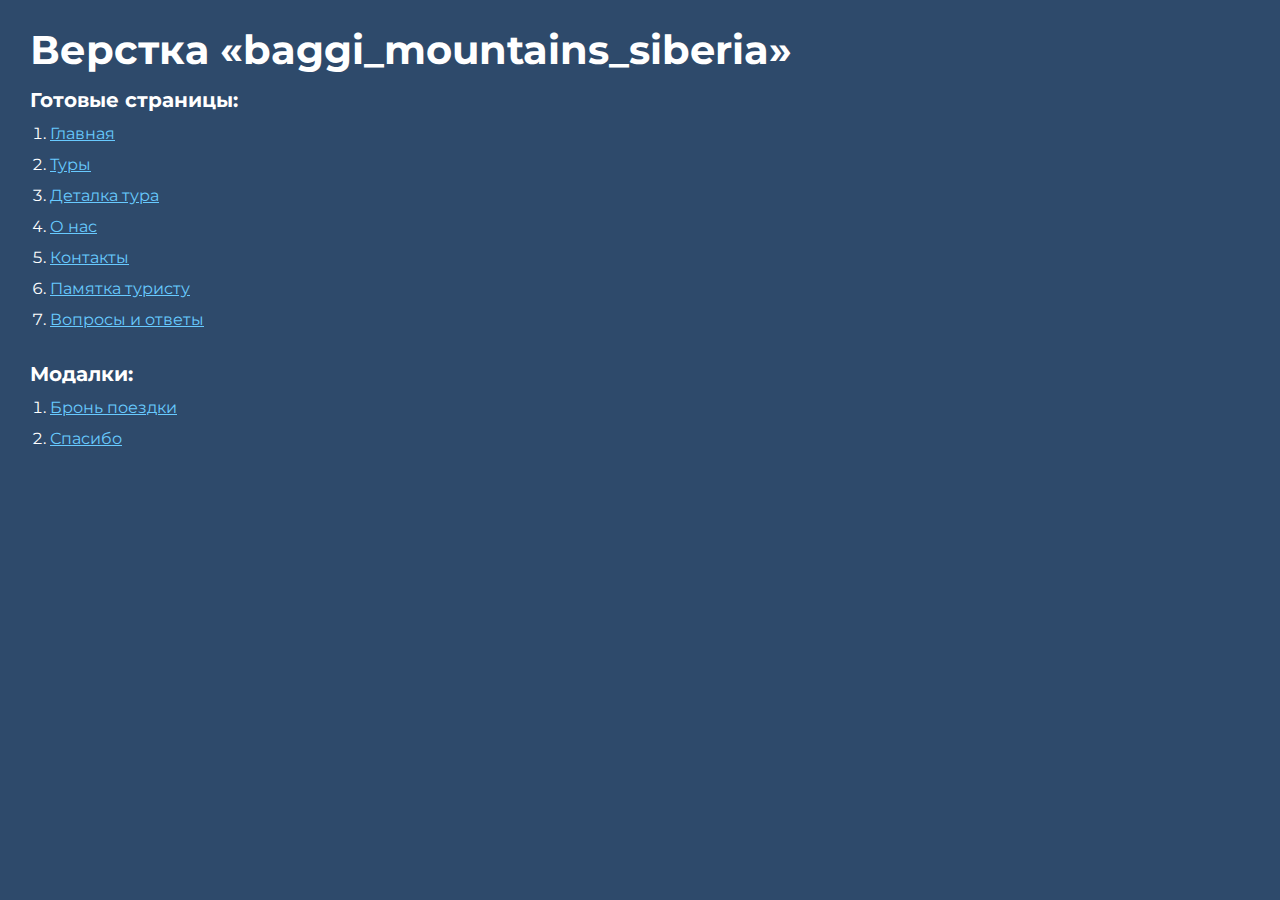
<file: index.html>
<!DOCTYPE html>
<html>

<head>
	<meta charset="UTF-8">
	<meta name="viewport" content="width=device-width, initial-scale=1.0">
	<title>Верстка «baggi_mountains_siberia»</title>
</head>

<body>
	<div class="rootpage">
		<h1>Верстка «baggi_mountains_siberia»</h1>
		<h2>Готовые страницы:</h2>
		<ol class="rootpage__list">
			<li><a target="_blank" href="home.html">Главная</a></li>
			<li><a target="_blank" href="tours.html">Туры</a></li>
			<li><a target="_blank" href="detail-tour.html">Деталка тура</a></li>
			<li><a target="_blank" href="about.html">О нас</a></li>
			<li><a target="_blank" href="contacts.html">Контакты</a></li>
			<li><a target="_blank" href="memo-tourist.html">Памятка туристу</a></li>
			<li><a target="_blank" href="questions-answers.html">Вопросы и ответы</a></li>
		</ol>
		<h2>Модалки:</h2>
		<ol class="rootpage__list">
			<li><a target="_blank" href="detail-tour.html#reserv">Бронь поездки</a></li>
			<li><a target="_blank" href="detail-tour.html#thanks">Спасибо</a></li>
		</ol>
	</div>
</body>
<style>
	@charset "UTF-8";
	@import url("https://fonts.googleapis.com/css?family=Montserrat:regular,700&display=swap");

	*,
	*::before,
	*::after {
		padding: 0px;
		margin: 0px;
		border: 0px;
		box-sizing: border-box;
	}

	html,
	body {
		height: 100%;
		margin: 0;
		padding: 0;
		min-width: 320px;
		width: 100%;
		color: #fff;
		background-color: #2E4A6B;
	}

	body {
		font-family: Montserrat;
		font-size: 100%;
		line-height: 1;
		font-size: 1rem;
	}

	a {
		text-decoration: underline;
		color: #68CAFF
	}

	a:visited {
		text-decoration: underline;
		color: #6890ff;
	}

	a:hover {
		text-decoration: none;
	}

	ul li {
		list-style: none;
	}

	img {
		vertical-align: top;
	}

	.wrapper {
		width: 100%;
		min-height: 100%;
		overflow: hidden;
	}

	.rootpage {
		padding: 30px;
		display: flex;
		flex-direction: column;
		align-items: flex-start;
	}

	@media (max-width: 767px) {
		.rootpage {
			padding: 30px 15px;
		}
	}

	h1 {
		color: #fff;
		font-size: 2.5rem;
		margin: 0px 0px 1.25rem 0px;
	}

	@media (max-width: 767px) {
		h1 {
			font-size: 1.85rem;
			margin: 0px 0px 1.25rem 0px;
		}
	}

	h2 {
		color: #fff;
		font-size: 1.25rem;
		margin: 0px 0px 1rem 0px;
	}

	@media (max-width: 767px) {
		h2 {
			font-size: 1.125rem;
			margin: 0px 0px 1rem 0px;
		}
	}

	.rootpage__info {
		line-height: 140%;
		margin: 0px 0px 1.5rem 0px;
	}

	.rootpage__list {
		margin: 0px 0px 2.25rem 1.25rem;
	}

	.rootpage__list li:not(:last-child) {
		margin: 0px 0px 15px 0px;
	}

	.rootpage__contacts,
	.rootpage__tnx {
		border-radius: 200px;
		padding: 20px 65px;
		line-height: 140%;
	}

	@media (max-width: 767px) {

		.rootpage__contacts,
		.rootpage__tnx {
			border-radius: 40px;
			padding: 20px;
		}
	}

	.rootpage__contacts {
		background: #32b5a4;

	}

	.rootpage__contacts a {
		color: #ebe691;
	}

	.rootpage__tnx {
		background: #c22d63;
		margin: 0px 0px 1rem 0px;
	}
</style>

</html>
</file>
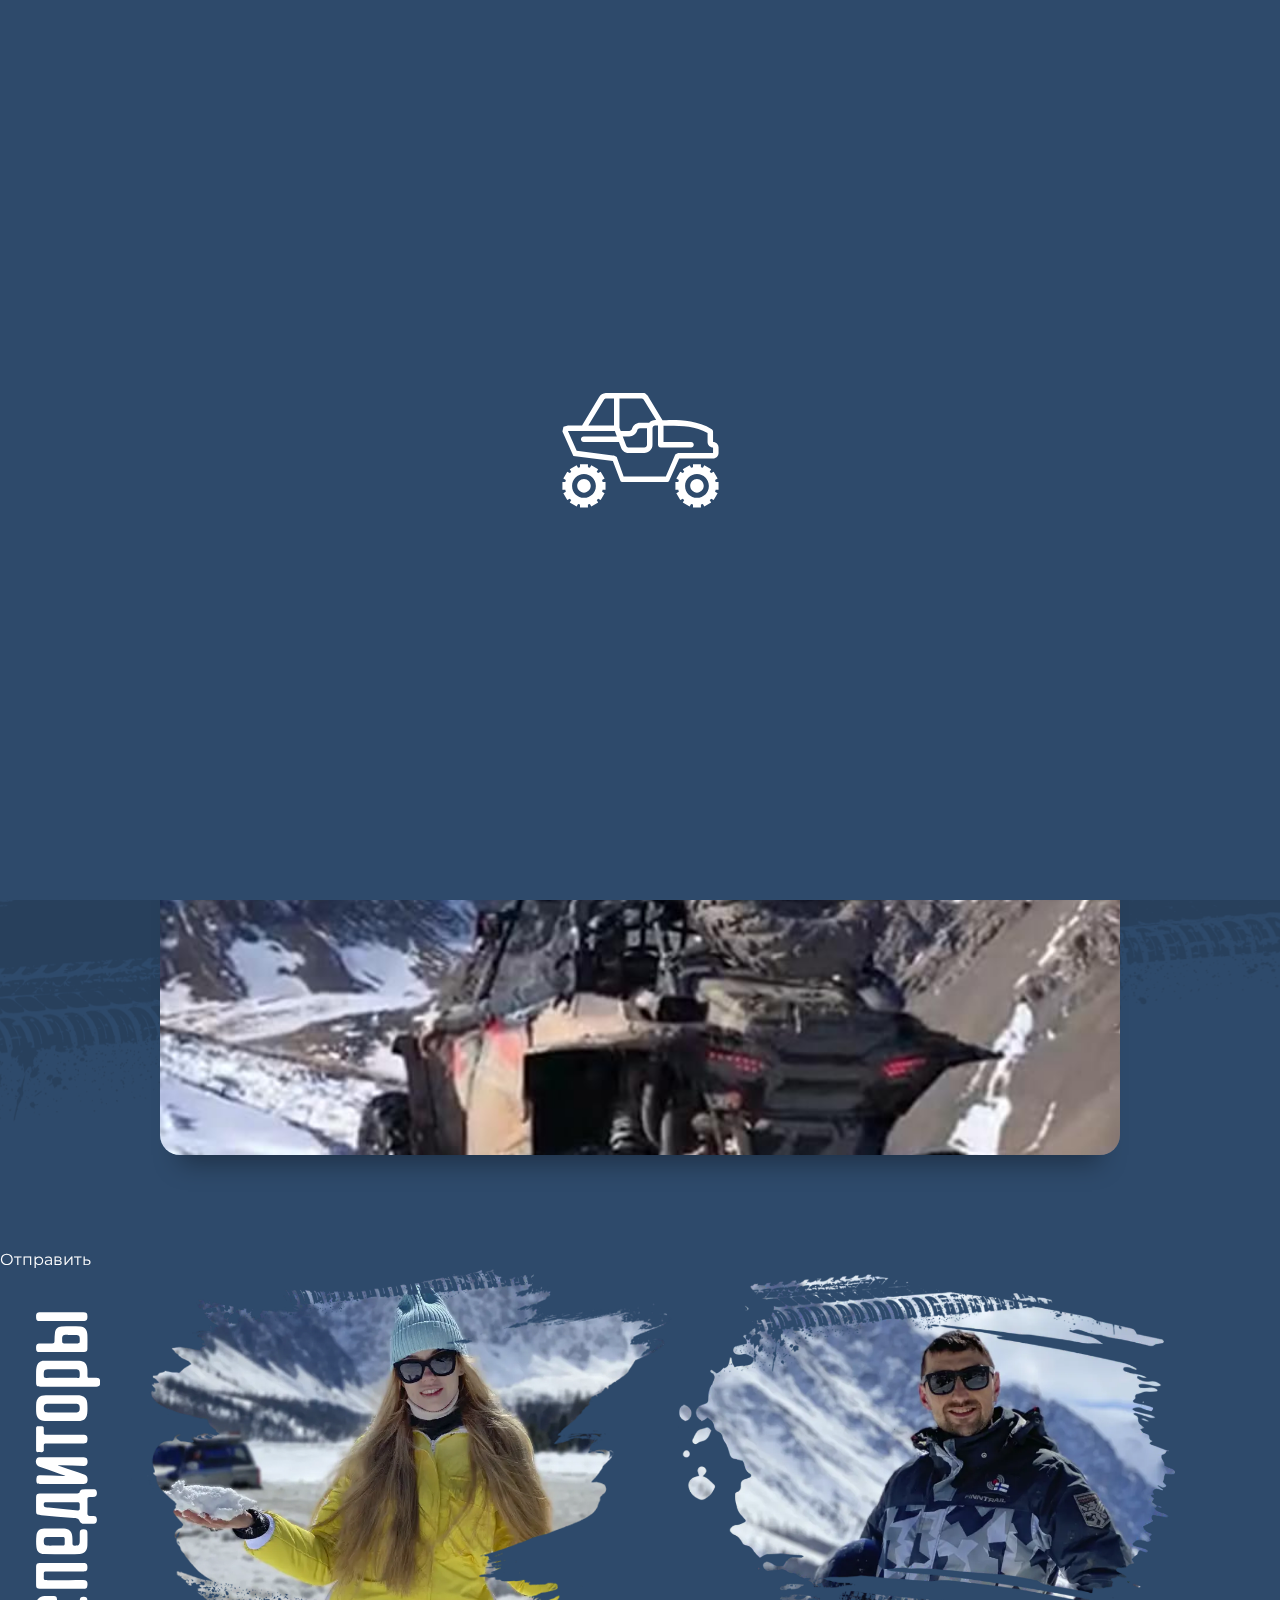
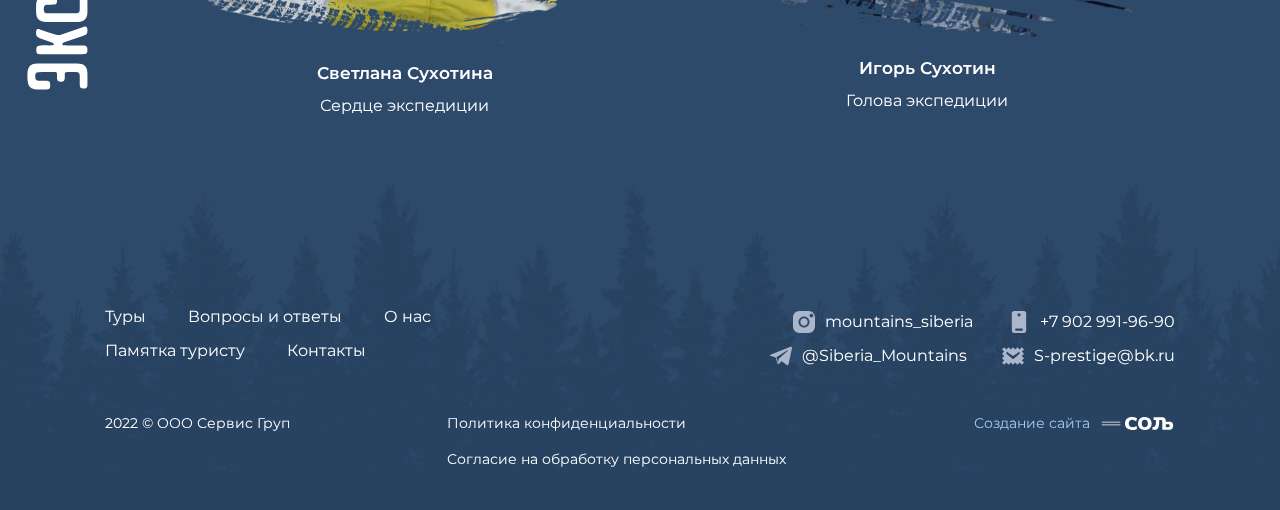
<file: about.html>
<!DOCTYPE html>
<html lang="ru">

<head>
	<title>О нас</title>
	<meta charset="UTF-8">
	<meta name="format-detection" content="telephone=no">
	<!-- <style>body{opacity: 0;}</style> -->
	<link rel="stylesheet" href="css/style.min.css?_v=20220313150651">
	<link rel="shortcut icon" href="favicon.ico">
	<!-- <meta name="robots" content="noindex, nofollow"> -->
	<meta name="viewport" content="width=device-width, initial-scale=1.0">
</head>

<body>
	<div class="preloader">
		<div class="preloader__logo">
			<div class="preloader__car">
				<svg class="preloader__car-svg">
					<use xlink:href="img/icons/icons.svg#svg-preloader-car"></use>
				</svg>
				<svg class="preloader__car-wheel-left">
					<use xlink:href="img/icons/icons.svg#svg-preloader-wheel"></use>
				</svg>
				<svg class="preloader__car-wheel-right">
					<use xlink:href="img/icons/icons.svg#svg-preloader-wheel"></use>
				</svg>
			</div>
		</div>
	</div>
	<div class="wrapper">
		<header data-scroll="" data-scroll-show="5000" data-lp class="header">
			<div class="header__container">
				<div class="header__row">
					<div class="header__menu menu">
						<button type="button" class="menu__icon icon-menu"><span></span></button>
						<nav class="menu__body">
							<ul class="menu__list">
								<li class="menu__item"><a href="" class="menu__link link-animation">Туры</a></li>
								<li class="menu__item"><a href="" class="menu__link link-animation">Вопросы и ответы</a></li>
								<li class="menu__item"><a href="" class="menu__link link-animation">О нас</a></li>
								<li class="menu__item"><a href="" class="menu__link link-animation">Памятка туристу</a></li>
								<li class="menu__item"><a href="" class="menu__link link-animation">Контакты</a></li>
							</ul>
							<div class="contacts">
								<a href="" class="contacts__link">
									<svg class="contacts__link-svg">
										<use xlink:href="img/icons/icons.svg#svg-instagram"></use>
									</svg>
									<span class="contacts__link-span link-animation">mountains_siberia</span>
								</a>
								<a href="tel:+79029919690" class="contacts__link">
									<svg class="contacts__link-svg">
										<use xlink:href="img/icons/icons.svg#svg-phone"></use>
									</svg>
									<span class="contacts__link-span link-animation">+7 902 991-96-90</span>
								</a>
								<a href="https://t.me/Siberia_Mountains" class="contacts__link">
									<svg class="contacts__link-svg">
										<use xlink:href="img/icons/icons.svg#svg-telegram"></use>
									</svg>
									<span class="contacts__link-span link-animation">@Siberia_Mountains</span>
								</a>
								<a href="mailto:S-prestige@bk.ru" class="contacts__link">
									<svg class="contacts__link-svg">
										<use xlink:href="img/icons/icons.svg#svg-mail"></use>
									</svg>
									<span class="contacts__link-span link-animation">S-prestige@bk.ru</span>
								</a>
							</div>
						</nav>
					</div>
					<a href="" class="header__logo">
						<svg class="header__logo-svg">
							<use xlink:href="img/icons/icons.svg#svg-logo_main"></use>
						</svg>
					</a>
					<div class="header__contacts">
						<a href="" class="header__link">
							<svg class="header__link-svg">
								<use xlink:href="img/icons/icons.svg#svg-header_inst"></use>
							</svg>
							<span class="header__link-span link-animation">mountains_siberia</span>
						</a>
						<a href="tel:+79029919690" class="header__link">
							<svg class="header__link-svg header__link-svg_mobile">
								<use xlink:href="img/icons/icons.svg#svg-header_phone"></use>
							</svg>
							<span class="header__link-span link-animation">+7 902 991 96 90</span>
						</a>
					</div>
				</div>
			</div>
		</header>
		<main class="page">
			<div class="about">
				<div class="about__header">
					<div class="about__container">
						<div class="about__title"><img src="img/title_about.svg" alt=""></div>
						<div class="about__subtitle">Как спланировать отдых, чтобы потом вспоминать это время как незабываемое приключение и получить максимум впечатлений? Отправиться в тур на багги!</div>
					</div>
				</div>
				<div class="about__center">
					<div class="about__image-ibg"><picture><source data-srcset="img/about_bg.webp" type="image/webp"><img data-src="img/about_bg.png" alt=""></picture></div>
					<div class="about__wrap">
						<video data-popup="#video-about" pip="false" poster="img/video_poster_1.jpg" class="about__video" src="files/video/slider-video-1.mp4" preload="auto" muted></video>
					</div>
				</div>
			</div>
			<button type="button" class="popupus">Отправить</button>
			<div class="forwarders">
				<div class="forwarders__container">
					<div class="forwarders__title">
						<svg class="forwarders__svg">
							<use xlink:href="img/icons/icons.svg#svg-ekspeditor_title"></use>
						</svg>
					</div>
					<div class="forwarders__row">
						<div class="forwarders__col">
							<div class="forwarders__img"><picture><source srcset="img/ekspeditor_1.webp" type="image/webp"><img src="img/ekspeditor_1.png" alt=""></picture></div>
							<div class="forwarders__name">Светлана Сухотина</div>
							<div class="forwarders__position">Сердце экспедиции</div>
						</div>
						<div class="forwarders__col">
							<div class="forwarders__img"><picture><source srcset="img/ekspeditor_2.webp" type="image/webp"><img src="img/ekspeditor_2.png" alt=""></picture></div>
							<div class="forwarders__name">Игорь Сухотин</div>
							<div class="forwarders__position">Голова экспедиции</div>
						</div>
					</div>
				</div>
			</div>
		</main>
		<footer class="footer">
			<div class="footer__container">
				<div class="footer__row">
					<div class="footer__menu menu">
						<nav class="menu__body">
							<ul class="menu__list">
								<li class="menu__item"><a href="" class="menu__link link-animation">Туры</a></li>
								<li class="menu__item"><a href="" class="menu__link link-animation">Вопросы и ответы</a></li>
								<li class="menu__item"><a href="" class="menu__link link-animation">О нас</a></li>
								<li class="menu__item"><a href="" class="menu__link link-animation">Памятка туристу</a></li>
								<li class="menu__item"><a href="" class="menu__link link-animation">Контакты</a></li>
							</ul>
						</nav>
					</div>
					<div class="footer__contacts contacts">
						<a href="" class="contacts__link">
							<svg class="contacts__link-svg">
								<use xlink:href="img/icons/icons.svg#svg-instagram"></use>
							</svg>
							<span class="contacts__link-span link-animation">mountains_siberia</span>
						</a>
						<a href="tel:+79029919690" class="contacts__link">
							<svg class="contacts__link-svg">
								<use xlink:href="img/icons/icons.svg#svg-phone"></use>
							</svg>
							<span class="contacts__link-span link-animation">+7 902 991-96-90</span>
						</a>
						<a href="https://t.me/Siberia_Mountains" class="contacts__link">
							<svg class="contacts__link-svg">
								<use xlink:href="img/icons/icons.svg#svg-telegram"></use>
							</svg>
							<span class="contacts__link-span link-animation">@Siberia_Mountains</span>
						</a>
						<a href="mailto:S-prestige@bk.ru" class="contacts__link">
							<svg class="contacts__link-svg">
								<use xlink:href="img/icons/icons.svg#svg-mail"></use>
							</svg>
							<span class="contacts__link-span link-animation">S-prestige@bk.ru</span>
						</a>
					</div>
				</div>
				<div class="footer__bottom copyright">
					<div class="copyright__body">
						<div class="copyright__item">2022 © ООО Сервис Груп</div>
						<a href="#" data-popup="#policy" class="copyright__item">Политика конфиденциальности</a>
						<a href="#" data-popup="#consent" class="copyright__item">Согласие на обработку персональных данных</a>
						<a href="https://websalt.ru" target="_blank" class="copyright__item">Создание сайта
							<svg class="copyright__item-svg">
								<use xlink:href="img/icons/icons.svg#svg-logo_salt"></use>
							</svg>
						</a>
					</div>
				</div>
			</div>
		</footer>
	</div>
	<div id="reserv" aria-hidden="true" class="popup">
		<div class="popup__wrapper">
			<div class="popup__content">
				<button data-close type="button" class="popup__close btn-close">
					<svg class="btn-close__svg">
						<use xlink:href="img/icons/icons.svg#svg-close"></use>
					</svg>
				</button>
				<div class="reserv">
					<div class="reserv__container">
						<div class="reserv__row">
							<div class="reserv__header">
								<div class="reserv__title"><svg class="reserv__svg">
										<use xlink:href="img/icons/icons.svg#svg-reserv_title"></use>
									</svg>
								</div>
								<div class="reserv__subtitle">Оставьте контакты, мы свяжемся с вами
									в ближайшее время
								</div>
							</div>
							<div class="reserv__form">
								<form action="#" method="get" id="form-popup" class="form">
									<div class="form__line">
										<label for="userName" class="form__label">Ваше имя *</label>
										<input id="userName" autocomplete="off" type="text" name="form[]" class="form__input input" data-parsley-required>
										<span class="form__input-clear"><img src="img/input_close.svg" alt=""></span>
									</div>
									<div class="form__line">
										<label for="userPhone" class="form__label">Телефон *</label>
										<input id="userPhone" autocomplete="off" type="phone" name="form[]" class="form__input js_phone" data-parsley-required>
										<span class="form__input-clear"><img src="img/input_close.svg" alt=""></span>
									</div>
									<div class="form__line">
										<label for="userMail" class="form__label">E-mail</label>
										<input id="userMail" autocomplete="off" type="email" name="form[]" class="form__input" data-parsley-type="email">
										<span class="form__input-clear"><img src="img/input_close.svg" alt=""></span>
									</div>
									<div class="form__line">
										<label for="userMessage" class="form__label">Комментарий</label>
										<textarea id="userMessage" autocomplete="off" name="form[]" class="form__input"></textarea>
										<span class="form__input-clear"><img src="img/input_close.svg" alt=""></span>
									</div>
									<div class="form__row">
										<button type="submit" class="form__button button">Отправить</button>
										<div class="checkbox">
											<label for="c_1" class="checkbox__label"><span class="checkbox__text">Отправляя данные, я даю свое согласие на </span><a href="#" data-popup="#consent" class="checkbox__link">обработку перс. данных</a></label>
										</div>
									</div>
								</form>
							</div>
						</div>
					</div>
				</div>
			</div>
		</div>
	</div>
	<div id="thanks" aria-hidden="true" class="popup">
		<div class="popup__wrapper">
			<div class="popup__content">
				<button data-close type="button" class="popup__close btn-close">
					<svg class="btn-close__svg">
						<use xlink:href="img/icons/icons.svg#svg-close"></use>
					</svg>
				</button>
				<div class="thanks">
					<div class="thanks__title">
						<img src="img/title_thanks.svg" alt="">
					</div>
					<div class="thanks__subtitle">
						Мы свяжемся с вами в ближайшее время
					</div>
				</div>
			</div>
		</div>
	</div>
	<div id="consent" aria-hidden="true" class="popup">
		<div class="popup__wrapper">
			<div class="popup__content">
				<button data-close type="button" class="popup__close btn-close">
					<svg class="btn-close__svg">
						<use xlink:href="img/icons/icons.svg#svg-close"></use>
					</svg>
				</button>
				<div class="popup__title">Согласие на обработку персональных данных</div>
				<div class="popup__text">Lorem ipsum dolor sit amet consectetur adipisicing elit. Dignissimos accusamus corrupti veniam magnam rem, odio minus dolorem beatae vero nostrum non aperiam quas voluptatem error aliquid reiciendis qui voluptas! Harum!</div>
			</div>
		</div>
	</div>
	<div id="policy" aria-hidden="true" class="popup">
		<div class="popup__wrapper">
			<div class="popup__content">
				<button data-close type="button" class="popup__close btn-close">
					<svg class="btn-close__svg">
						<use xlink:href="img/icons/icons.svg#svg-close"></use>
					</svg>
				</button>
				<div class="popup__title">Политика конфиденциальности</div>
				<div class="popup__text">Lorem ipsum dolor sit amet consectetur adipisicing elit. Dignissimos accusamus corrupti veniam magnam rem, odio minus dolorem beatae vero nostrum non aperiam quas voluptatem error aliquid reiciendis qui voluptas! Harum!</div>
			</div>
		</div>
	</div>
	<div id="video-about" aria-hidden="true" class="popup video-popup">
		<div class="popup__wrapper">
			<button data-close type="button" class="popup__close btn-close">
				<svg class="btn-close__svg">
					<use xlink:href="img/icons/icons.svg#svg-close"></use>
				</svg>
			</button>
			<div class="popup__content">
				<div class="video-popup__wrapper">
					<video pip="false" class="video-popup__video" src="files/video/slider-video-1.mp4" preload="metadata" muted controls></video>
				</div>
			</div>
		</div>
	</div>
	<div id="video-popup_1" aria-hidden="true" class="popup video-popup">
		<div class="popup__wrapper">
			<button data-close type="button" class="popup__close btn-close">
				<svg class="btn-close__svg">
					<use xlink:href="img/icons/icons.svg#svg-close"></use>
				</svg>
			</button>
			<div class="popup__content">
				<div class="video-popup__wrapper">
					<video pip="false" class="video-popup__video" src="files/video/slider-video-1.mp4" preload="metadata" muted controls></video>
				</div>
			</div>
		</div>
	</div>
	<div id="video-popup_2" aria-hidden="true" class="popup video-popup">
		<div class="popup__wrapper">
			<button data-close type="button" class="popup__close btn-close">
				<svg class="btn-close__svg">
					<use xlink:href="img/icons/icons.svg#svg-close"></use>
				</svg>
			</button>
			<div class="popup__content">
				<div class="video-popup__wrapper">
					<video pip="false" class="video-popup__video" src="files/video/slider-video-2.mp4" preload="metadata" muted controls></video>
				</div>
			</div>
		</div>
	</div>
	<div id="video-popup_3" aria-hidden="true" class="popup video-popup">
		<div class="popup__wrapper">
			<button data-close type="button" class="popup__close btn-close">
				<svg class="btn-close__svg">
					<use xlink:href="img/icons/icons.svg#svg-close"></use>
				</svg>
			</button>
			<div class="popup__content">
				<div class="video-popup__wrapper">
					<video pip="false" class="video-popup__video" src="files/video/slider-video-3.mp4" preload="metadata" muted controls></video>
				</div>
			</div>
		</div>
	</div>
	<div id="video-popup_4" aria-hidden="true" class="popup video-popup">
		<div class="popup__wrapper">
			<button data-close type="button" class="popup__close btn-close">
				<svg class="btn-close__svg">
					<use xlink:href="img/icons/icons.svg#svg-close"></use>
				</svg>
			</button>
			<div class="popup__content">
				<div class="video-popup__wrapper">
					<video pip="false" class="video-popup__video" src="files/video/slider-video-4.mp4" preload="metadata" muted controls></video>
				</div>
			</div>
		</div>
	</div>
	<div id="video-detail-popup_1" aria-hidden="true" class="popup video-popup">
		<div class="popup__wrapper">
			<button data-close type="button" class="popup__close btn-close">
				<svg class="btn-close__svg">
					<use xlink:href="img/icons/icons.svg#svg-close"></use>
				</svg>
			</button>
			<div class="popup__content">
				<div class="video-popup__wrapper">
					<video pip="false" class="video-popup__video" src="files/video/slider-video-1.mp4" preload="metadata" muted controls></video>
				</div>
			</div>
		</div>
	</div>
	<div id="video-detail-popup_2" aria-hidden="true" class="popup video-popup">
		<div class="popup__wrapper">
			<button data-close type="button" class="popup__close btn-close">
				<svg class="btn-close__svg">
					<use xlink:href="img/icons/icons.svg#svg-close"></use>
				</svg>
			</button>
			<div class="popup__content">
				<div class="video-popup__wrapper">
					<video pip="false" class="video-popup__video" src="files/video/slider-video-2.mp4" preload="metadata" muted controls></video>
				</div>
			</div>
		</div>
	</div>
	<div id="video-detail-popup_3" aria-hidden="true" class="popup video-popup">
		<div class="popup__wrapper">
			<button data-close type="button" class="popup__close btn-close">
				<svg class="btn-close__svg">
					<use xlink:href="img/icons/icons.svg#svg-close"></use>
				</svg>
			</button>
			<div class="popup__content">
				<div class="video-popup__wrapper">
					<video pip="false" class="video-popup__video" src="files/video/slider-video-3.mp4" preload="metadata" muted controls></video>
				</div>
			</div>
		</div>
	</div>
	<div id="video-detail-popup_4" aria-hidden="true" class="popup video-popup">
		<div class="popup__wrapper">
			<button data-close type="button" class="popup__close btn-close">
				<svg class="btn-close__svg">
					<use xlink:href="img/icons/icons.svg#svg-close"></use>
				</svg>
			</button>
			<div class="popup__content">
				<div class="video-popup__wrapper">
					<video pip="false" class="video-popup__video" src="files/video/slider-video-4.mp4" preload="metadata" muted controls></video>
				</div>
			</div>
		</div>
	</div>
	<script src="https://code.jquery.com/jquery-3.6.0.min.js?_v=20220313150651" integrity="sha256-/xUj+3OJU5yExlq6GSYGSHk7tPXikynS7ogEvDej/m4=" crossorigin="anonymous"></script>
	<script src="js/app.min.js?_v=20220313150651"></script>
</body>

</html>
</file>
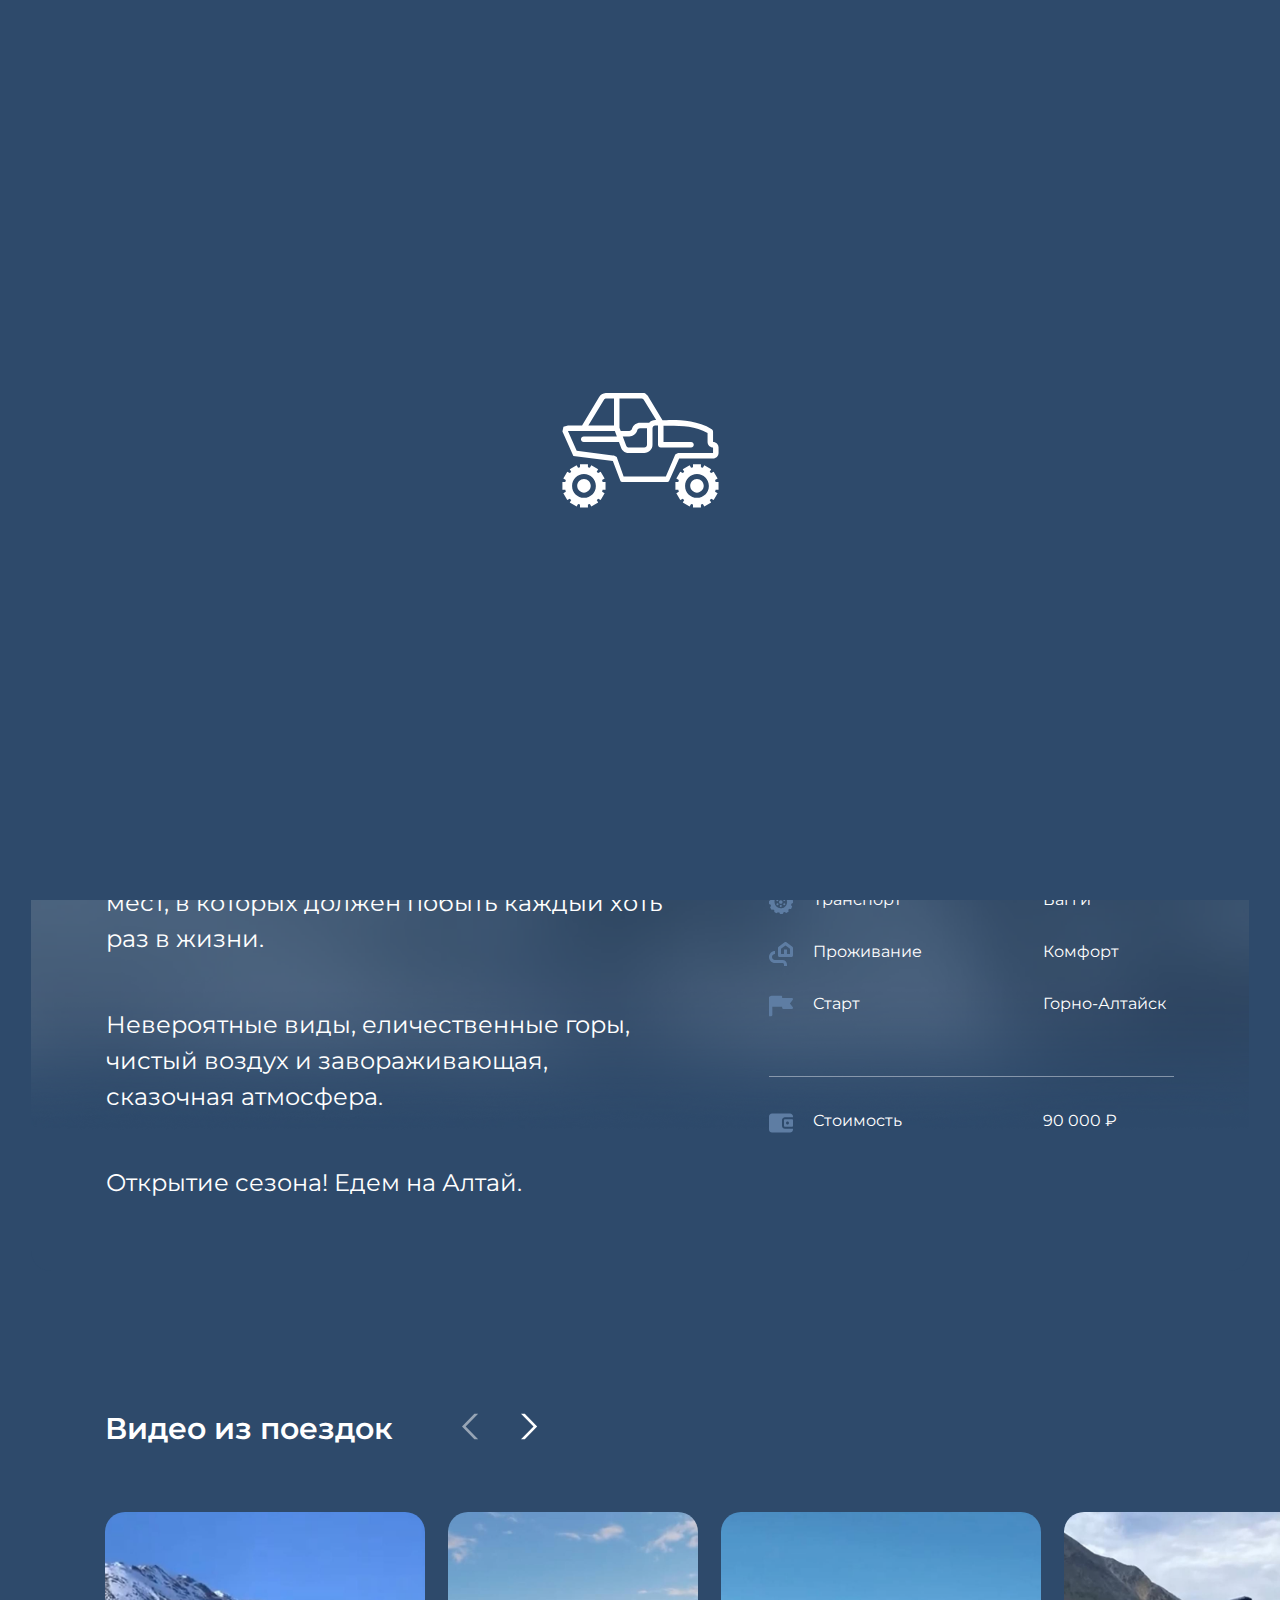
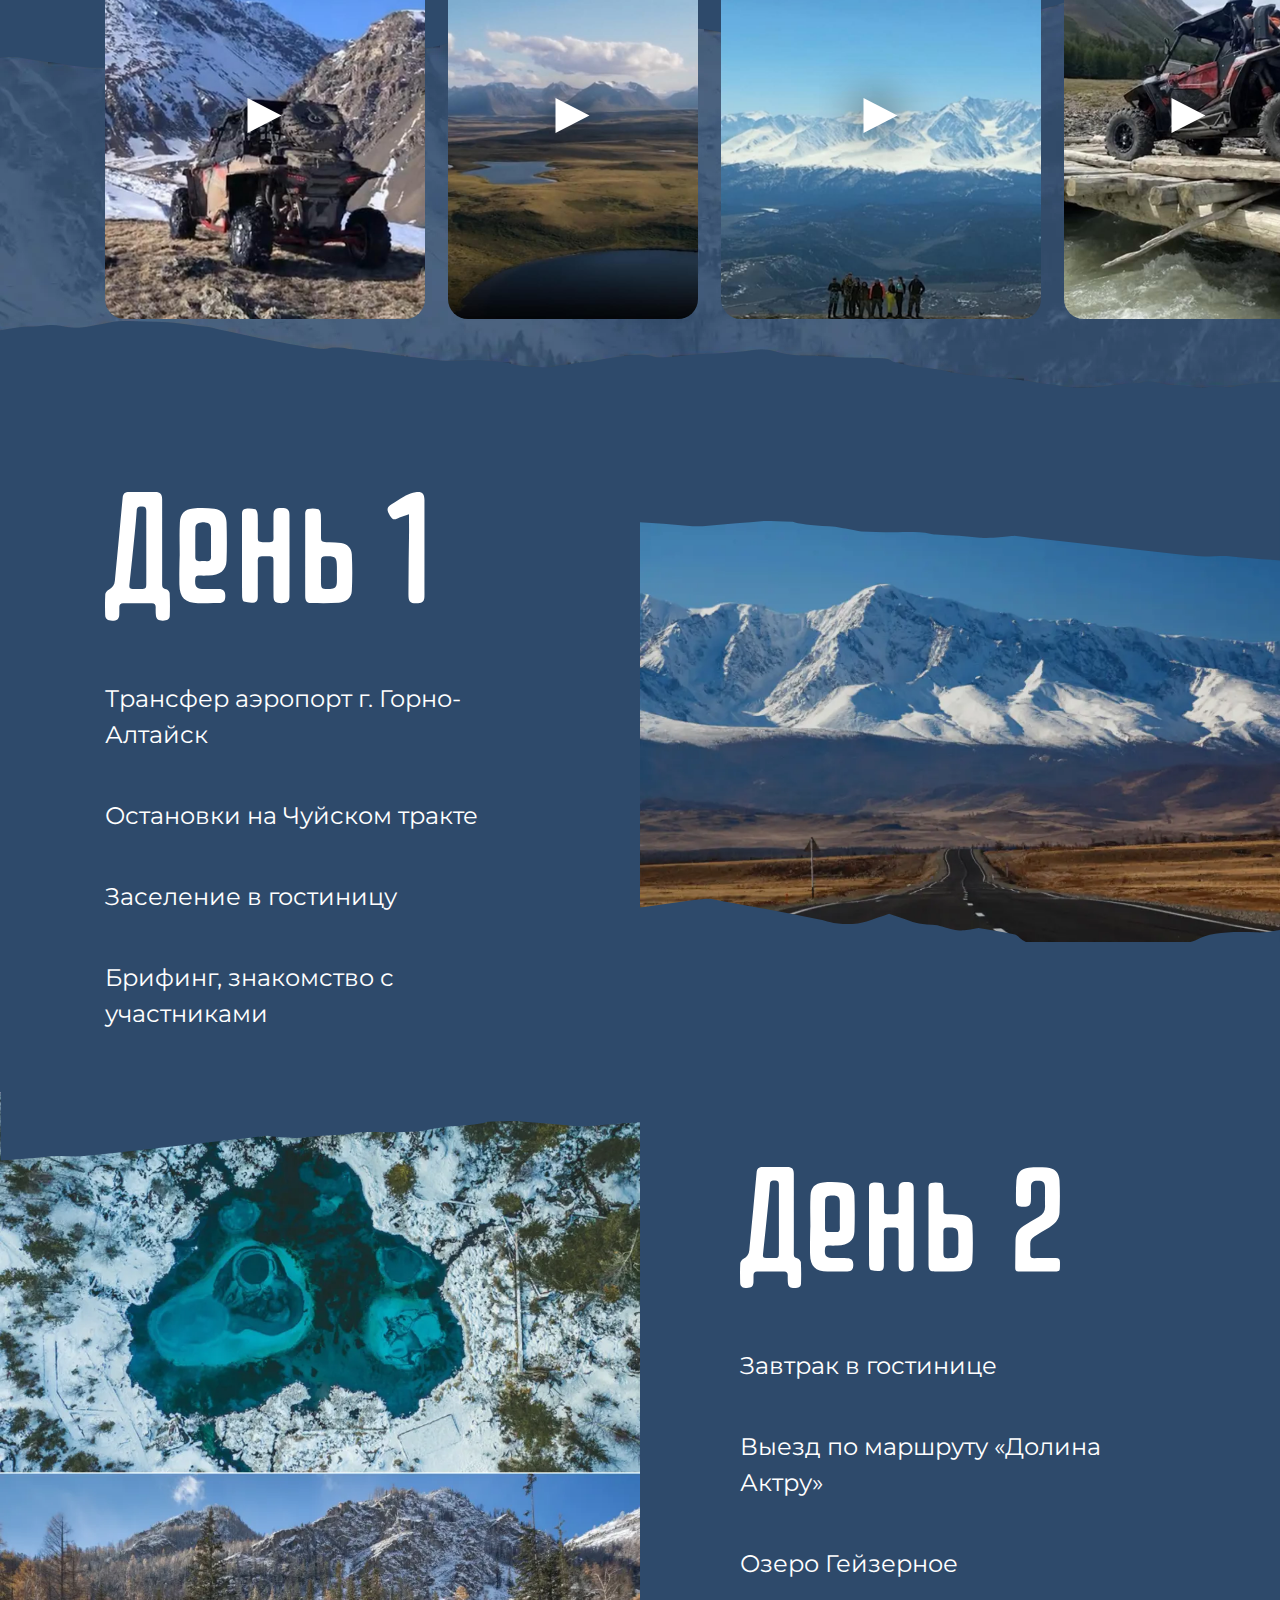
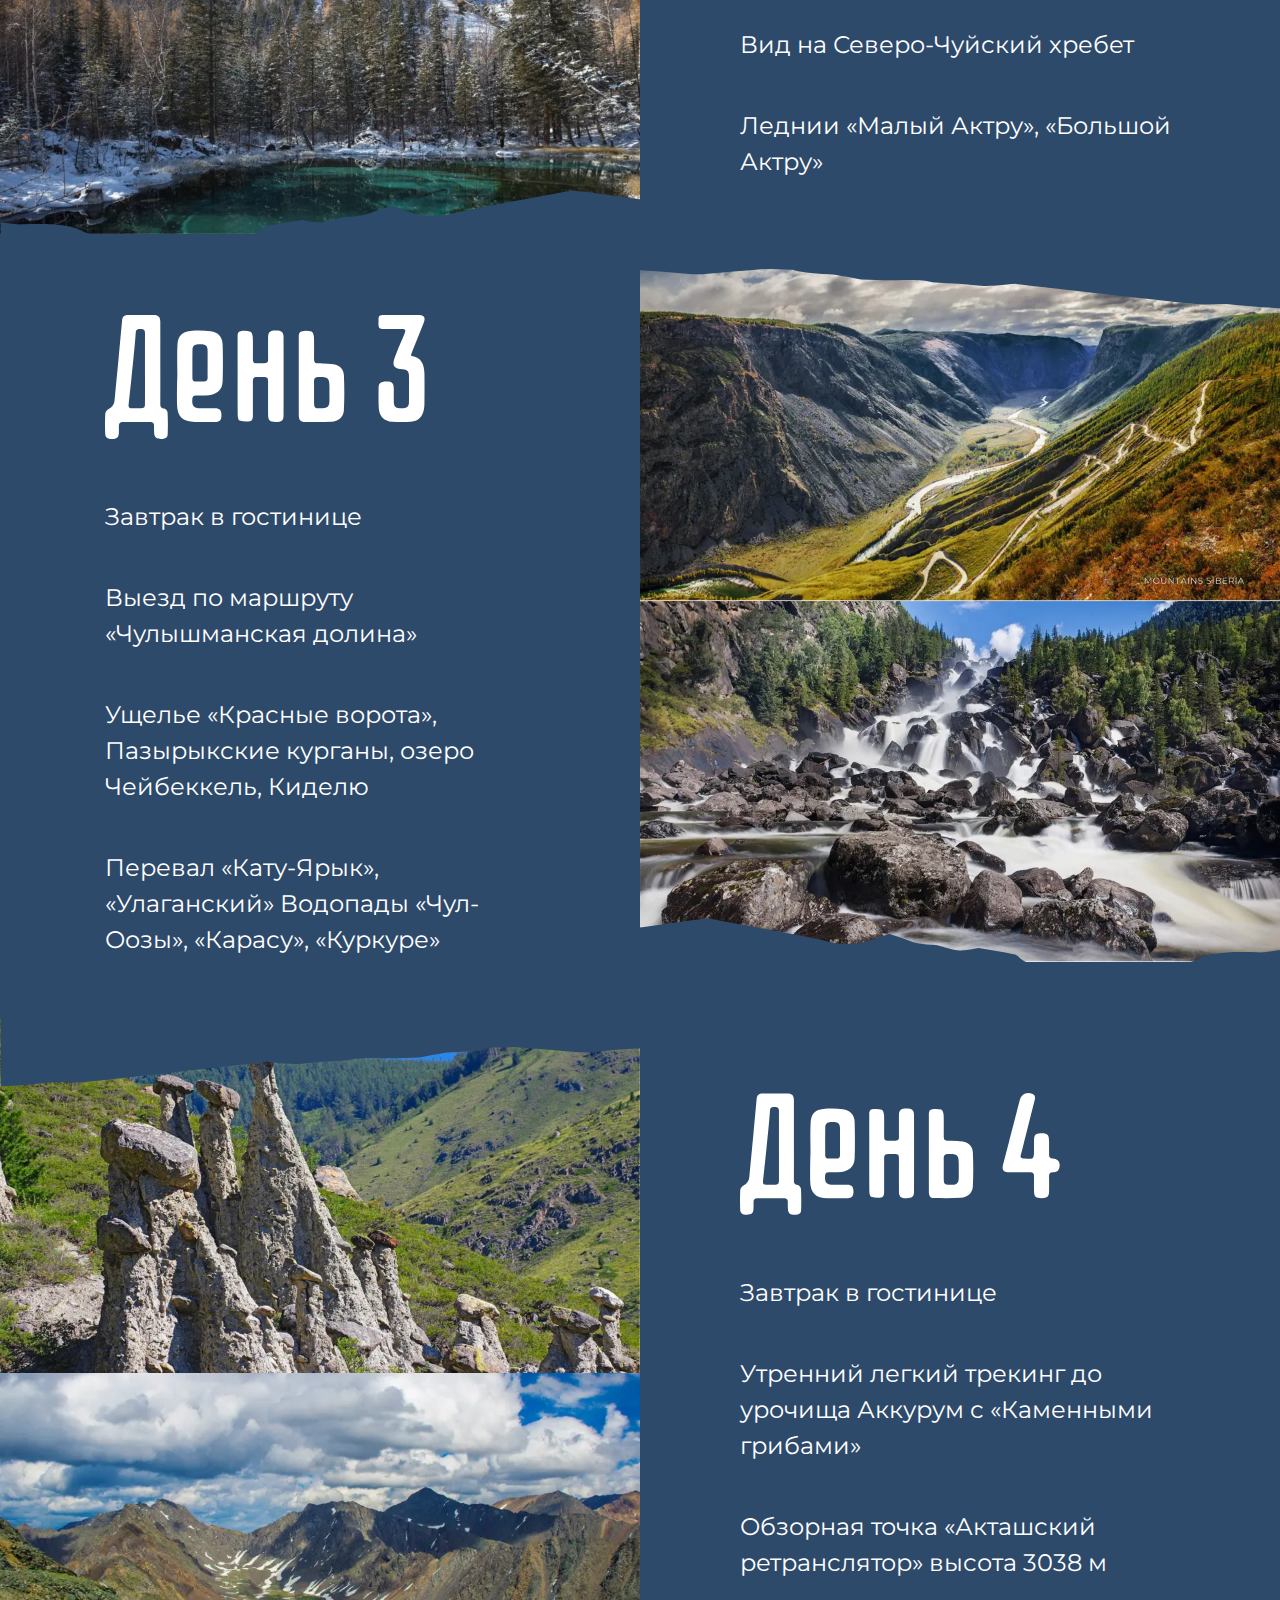
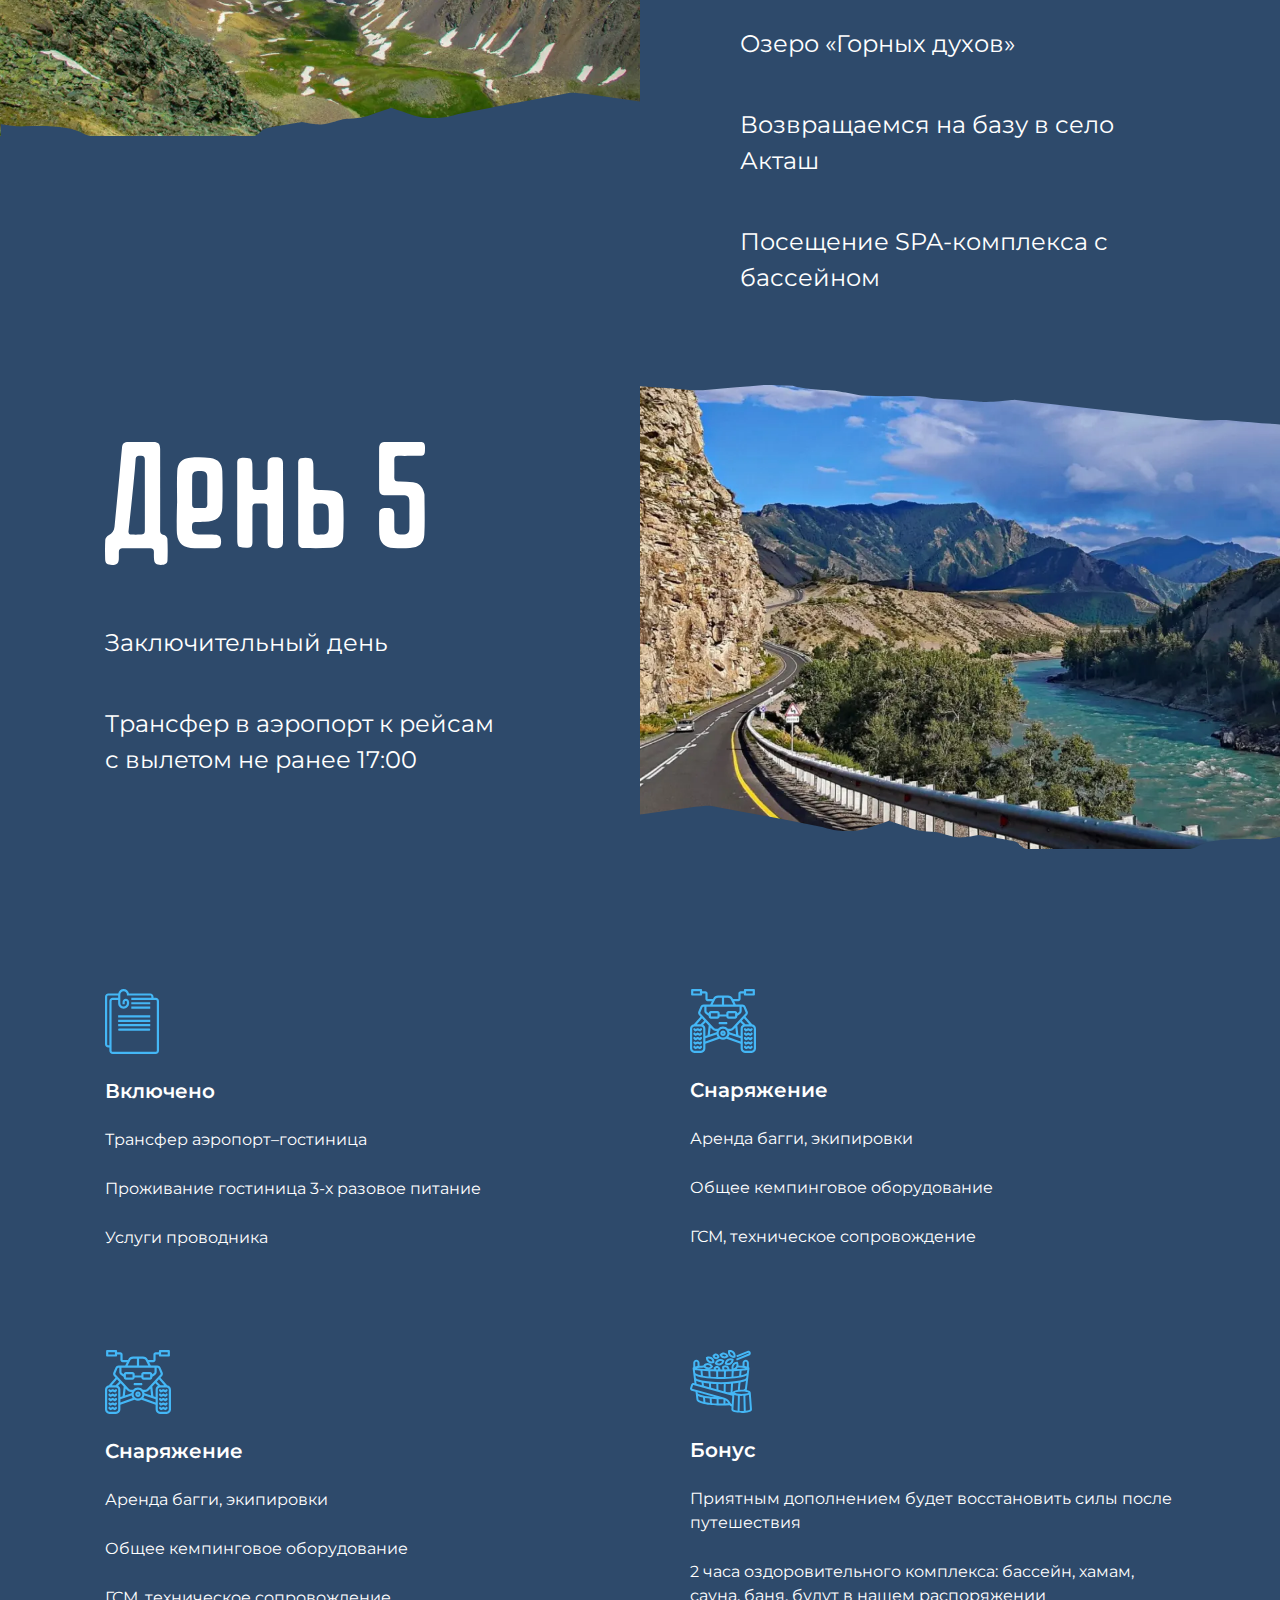
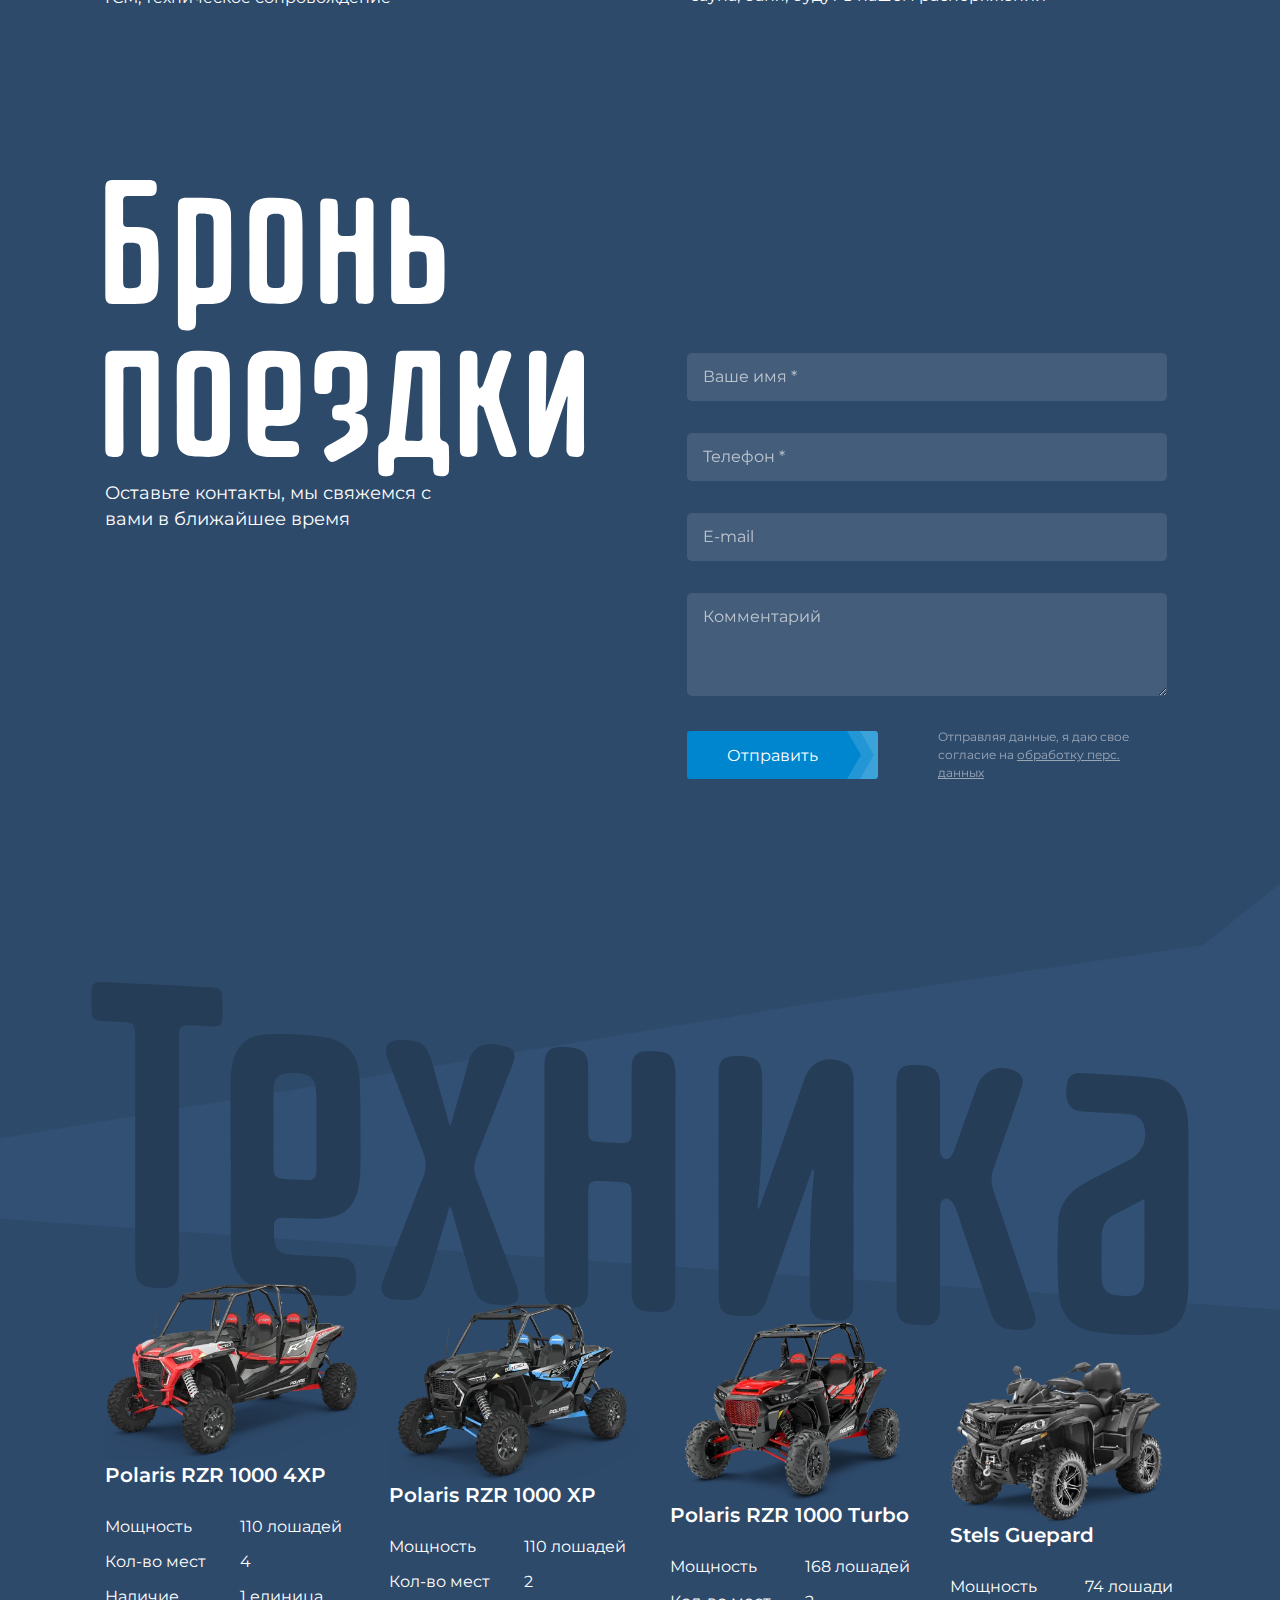
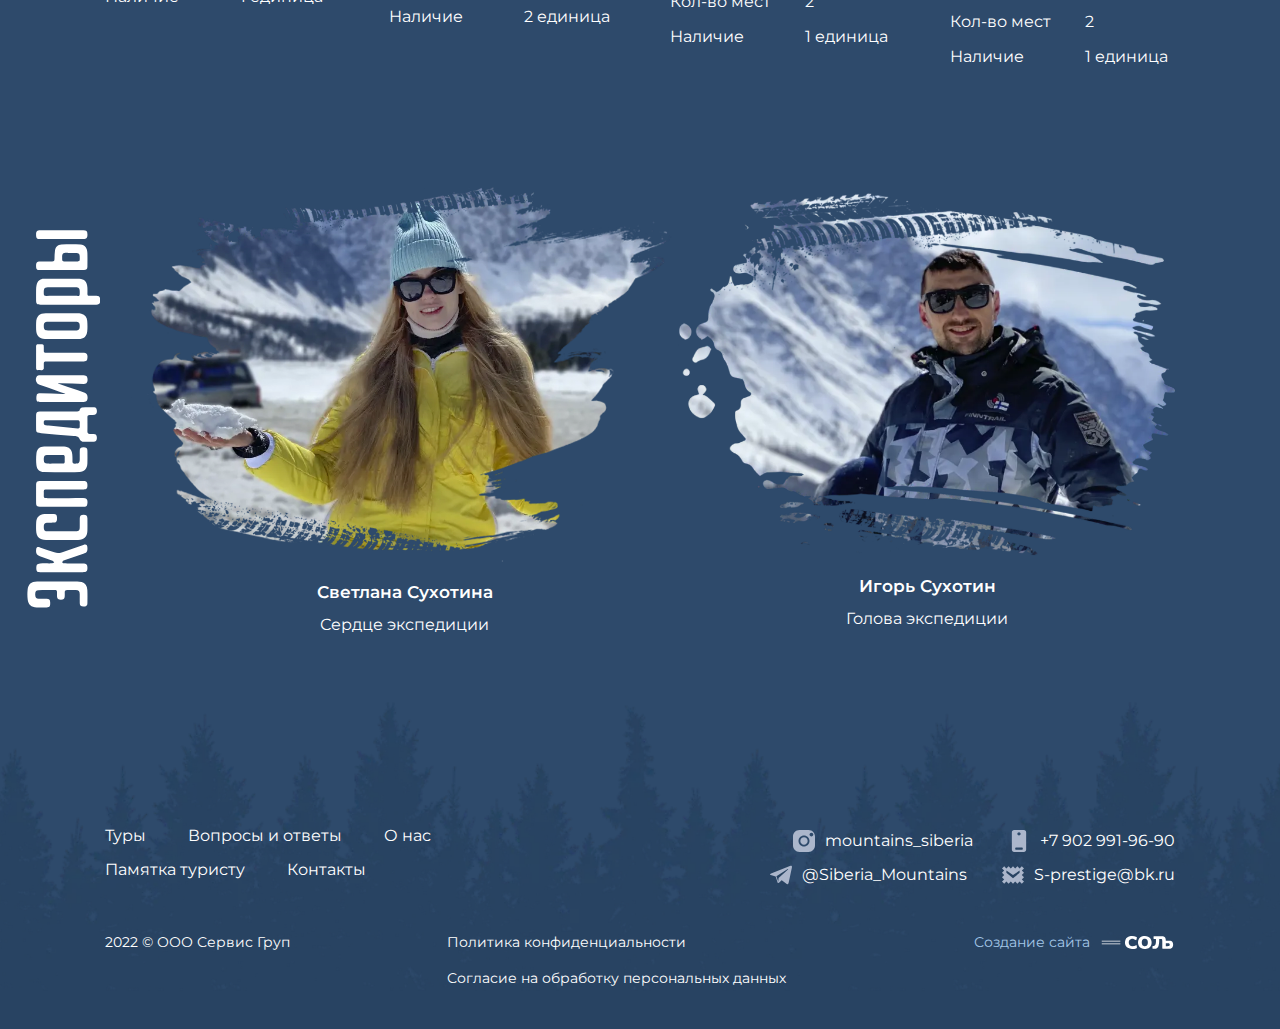
<file: detail-tour.html>
<!DOCTYPE html>
<html lang="ru">

<head>
	<title>Деталка</title>
	<meta charset="UTF-8">
	<meta name="format-detection" content="telephone=no">
	<!-- <style>body{opacity: 0;}</style> -->
	<link rel="stylesheet" href="css/style.min.css?_v=20220313150651">
	<link rel="shortcut icon" href="favicon.ico">
	<!-- <meta name="robots" content="noindex, nofollow"> -->
	<meta name="viewport" content="width=device-width, initial-scale=1.0">
</head>

<body>
	<div class="preloader">
		<div class="preloader__logo">
			<div class="preloader__car">
				<svg class="preloader__car-svg">
					<use xlink:href="img/icons/icons.svg#svg-preloader-car"></use>
				</svg>
				<svg class="preloader__car-wheel-left">
					<use xlink:href="img/icons/icons.svg#svg-preloader-wheel"></use>
				</svg>
				<svg class="preloader__car-wheel-right">
					<use xlink:href="img/icons/icons.svg#svg-preloader-wheel"></use>
				</svg>
			</div>
		</div>
	</div>
	<div class="wrapper">
		<header data-scroll="" data-scroll-show="5000" data-lp class="header">
			<div class="header__container">
				<div class="header__row">
					<div class="header__menu menu">
						<button type="button" class="menu__icon icon-menu"><span></span></button>
						<nav class="menu__body">
							<ul class="menu__list">
								<li class="menu__item"><a href="" class="menu__link link-animation">Туры</a></li>
								<li class="menu__item"><a href="" class="menu__link link-animation">Вопросы и ответы</a></li>
								<li class="menu__item"><a href="" class="menu__link link-animation">О нас</a></li>
								<li class="menu__item"><a href="" class="menu__link link-animation">Памятка туристу</a></li>
								<li class="menu__item"><a href="" class="menu__link link-animation">Контакты</a></li>
							</ul>
							<div class="contacts">
								<a href="" class="contacts__link">
									<svg class="contacts__link-svg">
										<use xlink:href="img/icons/icons.svg#svg-instagram"></use>
									</svg>
									<span class="contacts__link-span link-animation">mountains_siberia</span>
								</a>
								<a href="tel:+79029919690" class="contacts__link">
									<svg class="contacts__link-svg">
										<use xlink:href="img/icons/icons.svg#svg-phone"></use>
									</svg>
									<span class="contacts__link-span link-animation">+7 902 991-96-90</span>
								</a>
								<a href="https://t.me/Siberia_Mountains" class="contacts__link">
									<svg class="contacts__link-svg">
										<use xlink:href="img/icons/icons.svg#svg-telegram"></use>
									</svg>
									<span class="contacts__link-span link-animation">@Siberia_Mountains</span>
								</a>
								<a href="mailto:S-prestige@bk.ru" class="contacts__link">
									<svg class="contacts__link-svg">
										<use xlink:href="img/icons/icons.svg#svg-mail"></use>
									</svg>
									<span class="contacts__link-span link-animation">S-prestige@bk.ru</span>
								</a>
							</div>
						</nav>
					</div>
					<a href="" class="header__logo">
						<svg class="header__logo-svg">
							<use xlink:href="img/icons/icons.svg#svg-logo_main"></use>
						</svg>
					</a>
					<div class="header__contacts">
						<a href="" class="header__link">
							<svg class="header__link-svg">
								<use xlink:href="img/icons/icons.svg#svg-header_inst"></use>
							</svg>
							<span class="header__link-span link-animation">mountains_siberia</span>
						</a>
						<a href="tel:+79029919690" class="header__link">
							<svg class="header__link-svg header__link-svg_mobile">
								<use xlink:href="img/icons/icons.svg#svg-header_phone"></use>
							</svg>
							<span class="header__link-span link-animation">+7 902 991 96 90</span>
						</a>
					</div>
				</div>
			</div>
		</header>
		<main class="page detail-tour">
			<div class="detail-tour__fulscreen-block">
				<!-- Картинка фоновоя, менятьется из админки -->
				<div class="detail-tour__fulscreen-image-ibg"><picture><source data-srcset="img/detail_bg_1.webp" type="image/webp"><img data-src="img/detail_bg_1.jpg" alt=""></picture></div>
			</div>
			<div class="info-block">
				<div class="info-block__wrapper">
					<div class="info-block__image-ibg">
						<picture><source data-srcset="img/detail_blur_bg_1.webp" type="image/webp"><img data-src="img/detail_blur_bg_1.png" alt=""></picture>
					</div>
					<div class="info-block__row">
						<div class="info-block__col">
							<div class="info-block__title">
								<!-- Заголовок картинкой, со сменой из админки -->
								<img src="img/title_detail_aktru.svg" alt="">
							</div>
							<div class="info-block__dates">
								<div class="info-block__date">05 – 09 мая 2022</div>
								<div class="info-block__date">11 – 15 мая 2022</div>
							</div>
							<div class="info-block__desc">
								<div class="info-block__text">В нашей стране множество уникальных мест, в которых должен побыть каждый хоть раз в жизни.</div>
								<div class="info-block__text">Невероятные виды, еличественные горы, чистый воздух и завораживающая, сказочная атмосфера.</div>
								<div class="info-block__text">Открытие сезона! Едем на Алтай.</div>
							</div>
						</div>
						<div class="info-block__col">
							<a data-popup="#reserv" href="#" class="info-block__link btn">Забронировать</a>
							<div class="info-block__row-in">
								<div class="info-block__icon">
									<svg class="info-block__icon-svg">
										<use xlink:href="img/icons/icons.svg#svg-icon_detail_1"></use>
									</svg>
								</div>
								<div class="info-block__row-name">Уровень сложности</div>
								<div class="info-block__row-value">Легкий</div>
							</div>
							<div class="info-block__row-in">
								<div class="info-block__icon">
									<svg class="info-block__icon-svg">
										<use xlink:href="img/icons/icons.svg#svg-icon_detail_2"></use>
									</svg>
								</div>
								<div class="info-block__row-name">Длительность</div>
								<div class="info-block__row-value">5 дней</div>
							</div>
							<div class="info-block__row-in">
								<div class="info-block__icon">
									<svg class="info-block__icon-svg">
										<use xlink:href="img/icons/icons.svg#svg-icon_detail_3"></use>
									</svg>
								</div>
								<div class="info-block__row-name">Пробег</div>
								<div class="info-block__row-value">400 км</div>
							</div>
							<div class="info-block__row-in">
								<div class="info-block__icon">
									<svg class="info-block__icon-svg">
										<use xlink:href="img/icons/icons.svg#svg-icon_detail_4"></use>
									</svg>
								</div>
								<div class="info-block__row-name">Транспорт</div>
								<div class="info-block__row-value">Багги</div>
							</div>
							<div class="info-block__row-in">
								<div class="info-block__icon">
									<svg class="info-block__icon-svg">
										<use xlink:href="img/icons/icons.svg#svg-icon_detail_5"></use>
									</svg>
								</div>
								<div class="info-block__row-name">Проживание</div>
								<div class="info-block__row-value">Комфорт</div>
							</div>
							<div class="info-block__row-in">
								<div class="info-block__icon">
									<svg class="info-block__icon-svg">
										<use xlink:href="img/icons/icons.svg#svg-icon_detail_6"></use>
									</svg>
								</div>
								<div class="info-block__row-name">Старт</div>
								<div class="info-block__row-value">Горно-Алтайск</div>
							</div>
							<!-- последним должен быть блок с ценой всгда -->
							<div class="info-block__row-in">
								<div class="info-block__icon">
									<svg class="info-block__icon-svg">
										<use xlink:href="img/icons/icons.svg#svg-icon_detail_7"></use>
									</svg>
								</div>
								<div class="info-block__row-name">Стоимость</div>
								<div class="info-block__row-value">90 000 ₽</div>
							</div>
						</div>
					</div>

				</div>
			</div>
			<div class="slider-video">
				<div class="slider-video__container">
					<div class="slider-video__header">
						<div class="slider-video__title">Видео из поездок</div>
						<div class="slider-video__nav">
							<!--  навигация слайдера (влево/вправо) -->
							<button type="button" class="swiper-button slider-video-button-prev">
								<svg class="swiper-button__svg">
									<use xlink:href="img/icons/icons.svg#svg-arr_white_left"></use>
								</svg>
							</button>
							<button type="button" class="swiper-button slider-video-button-next">
								<svg class="swiper-button__svg">
									<use xlink:href="img/icons/icons.svg#svg-arr_white_right"></use>
								</svg>
							</button>
						</div>
					</div>
					<div class="slider-video__content">
						<!-- Оболочка слайдера -->
						<div class="slider-video__slider swiper">
							<!-- Двигающееся часть слайдера -->
							<div class="slider-video__wrapper swiper-wrapper">
								<!-- Слайд -->
								<div class="slider-video__slide swiper-slide">
									<!-- добавить возможность из админки менять обложку видео в аттрибуте poster -->
									<video data-popup="#video-detail-popup_1" pip="false" poster="img/video_poster_1.jpg" class="slider-video__video" src="files/video/slider-video-1.mp4" preload="metadata" muted></video>
								</div>
								<div class="slider-video__slide swiper-slide">
									<video data-popup="#video-detail-popup_2" pip="false" poster="img/video_poster_2.jpg" class="slider-video__video" src="files/video/slider-video-2.mp4" preload="metadata" muted></video>
								</div>
								<div class="slider-video__slide swiper-slide">
									<video data-popup="#video-detail-popup_3" pip="false" poster="img/video_poster_3.jpg" class="slider-video__video" src="files/video/slider-video-3.mp4" preload="metadata" muted></video>
								</div>
								<div class="slider-video__slide swiper-slide">
									<video data-popup="#video-detail-popup_4" pip="false" poster="img/video_poster_4.jpg" class="slider-video__video" src="files/video/slider-video-4.mp4" preload="metadata" muted></video>
								</div>
								<div class="slider-video__slide swiper-slide">
									<video data-popup="#video-detail-popup_1" pip="false" poster="img/video_poster_1.jpg" class="slider-video__video" src="files/video/slider-video-1.mp4" preload="metadata" muted></video>
								</div>
								<div class="slider-video__slide swiper-slide">
									<video data-popup="#video-detail-popup_2" pip="false" poster="img/video_poster_2.jpg" class="slider-video__video" src="files/video/slider-video-2.mp4" preload="metadata" muted></video>
								</div>
								<div class="slider-video__slide swiper-slide">
									<video data-popup="#video-detail-popup_3" pip="false" poster="img/video_poster_3.jpg" class="slider-video__video" src="files/video/slider-video-3.mp4" preload="metadata" muted></video>
								</div>
								<div class="slider-video__slide swiper-slide">
									<video data-popup="#video-detail-popup_4" pip="false" poster="img/video_poster_4.jpg" class="slider-video__video" src="files/video/slider-video-4.mp4" preload="metadata" muted></video>
								</div>
							</div>
						</div>
					</div>
				</div>
			</div>
			<div class="tour-timetable">
				<div class="tour-timetable__row">
					<div class="tour-timetable__desc">
						<div class="tour-timetable__title">
							<img src="img/tour-timetable-title__day-1.svg" alt="">
						</div>
						<ul class="tour-timetable__list">
							<li class="tour-timetable__item">Трансфер аэропорт г. Горно-Алтайск</li>
							<li class="tour-timetable__item">Остановки на Чуйском тракте</li>
							<li class="tour-timetable__item">Заселение в гостиницу</li>
							<li class="tour-timetable__item">Брифинг, знакомство с участниками</li>
						</ul>
					</div>
					<div class="tour-timetable__images">
						<picture><source srcset="img/tour-timetable__image_1.webp" type="image/webp"><img src="img/tour-timetable__image_1.jpg" alt=""></picture>
					</div>
				</div>
				<div class="tour-timetable__row">
					<div class="tour-timetable__desc">
						<div class="tour-timetable__title">
							<img src="img/tour-timetable-title__day-2.svg" alt="">
						</div>
						<ul class="tour-timetable__list">
							<li class="tour-timetable__item">Завтрак в гостинице</li>
							<li class="tour-timetable__item">Выезд по маршруту «Долина Актру»</li>
							<li class="tour-timetable__item">Озеро Гейзерное</li>
							<li class="tour-timetable__item">Вид на Северо-Чуйский хребет</li>
							<li class="tour-timetable__item">Леднии «Малый Актру», «Большой Актру»</li>
						</ul>
					</div>
					<div class="tour-timetable__images">
						<picture><source srcset="img/tour-timetable__image_2.webp" type="image/webp"><img src="img/tour-timetable__image_2.jpg" alt=""></picture>
						<picture><source srcset="img/tour-timetable__image_3.webp" type="image/webp"><img src="img/tour-timetable__image_3.jpg" alt=""></picture>
					</div>
				</div>
				<div class="tour-timetable__row">
					<div class="tour-timetable__desc">
						<div class="tour-timetable__title">
							<img src="img/tour-timetable-title__day-3.svg" alt="">
						</div>
						<ul class="tour-timetable__list">
							<li class="tour-timetable__item">Завтрак в гостинице</li>
							<li class="tour-timetable__item">Выезд по маршруту «Чулышманская долина»</li>
							<li class="tour-timetable__item">Ущелье «Красные ворота», Пазырыкские курганы, озеро Чейбеккель, Киделю</li>
							<li class="tour-timetable__item">Перевал «Кату-Ярык», «Улаганский» Водопады «Чул-Оозы», «Карасу», «Куркуре»</li>
						</ul>
					</div>
					<div class="tour-timetable__images">
						<picture><source srcset="img/tour-timetable__image_4.webp" type="image/webp"><img src="img/tour-timetable__image_4.jpg" alt=""></picture>
						<picture><source srcset="img/tour-timetable__image_5.webp" type="image/webp"><img src="img/tour-timetable__image_5.jpg" alt=""></picture>
					</div>
				</div>
				<div class="tour-timetable__row">
					<div class="tour-timetable__desc">
						<div class="tour-timetable__title">
							<img src="img/tour-timetable-title__day-4.svg" alt="">
						</div>
						<ul class="tour-timetable__list">
							<li class="tour-timetable__item">Завтрак в гостинице</li>
							<li class="tour-timetable__item">Утренний легкий трекинг до урочища Аккурум с «Каменными грибами»</li>
							<li class="tour-timetable__item">Обзорная точка «Акташский ретранслятор» высота 3038 м</li>
							<li class="tour-timetable__item">Озеро «Горных духов»</li>
							<li class="tour-timetable__item">Возвращаемся на базу в село Акташ</li>
							<li class="tour-timetable__item">Посещение SPA-комплекса с бассейном</li>
						</ul>
					</div>
					<div class="tour-timetable__images">
						<picture><source srcset="img/tour-timetable__image_6.webp" type="image/webp"><img src="img/tour-timetable__image_6.jpg" alt=""></picture>
						<picture><source srcset="img/tour-timetable__image_7.webp" type="image/webp"><img src="img/tour-timetable__image_7.jpg" alt=""></picture>
					</div>
				</div>
				<div class="tour-timetable__row">
					<div class="tour-timetable__desc">
						<div class="tour-timetable__title">
							<img src="img/tour-timetable-title__day-5.svg" alt="">
						</div>
						<ul class="tour-timetable__list">
							<li class="tour-timetable__item">Заключительный день</li>
							<li class="tour-timetable__item">Трансфер в аэропорт к рейсам с вылетом не ранее 17:00</li>
						</ul>
					</div>
					<div class="tour-timetable__images">
						<picture><source srcset="img/tour-timetable__image_8.webp" type="image/webp"><img src="img/tour-timetable__image_8.jpg" alt=""></picture>
					</div>
				</div>
			</div>
			<div class="included-tour">
				<div class="included-tour__container">
					<div class="included-tour__col">
						<div class="included-tour__image"><img src="img/included-tour_1.svg" alt=""></div>
						<div class="included-tour__title">Включено</div>
						<ul class="included-tour__list">
							<li class="included-tour__item">Трансфер аэропорт–гостиница</li>
							<li class="included-tour__item">Проживание гостиница 3-х разовое питание</li>
							<li class="included-tour__item">Услуги проводника</li>
						</ul>
					</div>
					<div class="included-tour__col">
						<div class="included-tour__image"><img src="img/included-tour_2.svg" alt=""></div>
						<div class="included-tour__title">Снаряжение</div>
						<ul class="included-tour__list">
							<li class="included-tour__item">Аренда багги, экипировки</li>
							<li class="included-tour__item">Общее кемпинговое оборудование</li>
							<li class="included-tour__item">ГСМ, техническое сопровождение</li>
						</ul>
					</div>
					<div class="included-tour__col">
						<div class="included-tour__image"><img src="img/included-tour_2.svg" alt=""></div>
						<div class="included-tour__title">Снаряжение</div>
						<ul class="included-tour__list">
							<li class="included-tour__item">Аренда багги, экипировки</li>
							<li class="included-tour__item">Общее кемпинговое оборудование</li>
							<li class="included-tour__item">ГСМ, техническое сопровождение</li>
						</ul>
					</div>
					<div class="included-tour__col">
						<div class="included-tour__image"><img src="img/included-tour_3.svg" alt=""></div>
						<div class="included-tour__title">Бонус</div>
						<ul class="included-tour__list">
							<li class="included-tour__item">Приятным дополнением будет восстановить силы после путешествия</li>
							<li class="included-tour__item">2 часа оздоровительного комплекса: бассейн, хамам, сауна, баня, будут в нашем распоряжении</li>
						</ul>
					</div>
				</div>
			</div>
			<div class="reserv">
				<div class="reserv__container">
					<div class="reserv__row">
						<div class="reserv__header">
							<div class="reserv__title"><svg class="reserv__svg">
									<use xlink:href="img/icons/icons.svg#svg-reserv_title"></use>
								</svg>
							</div>
							<div class="reserv__subtitle">Оставьте контакты, мы свяжемся с вами
								в ближайшее время
							</div>
						</div>
						<div class="reserv__form">
							<form action="#" method="get" id="form" class="form">
								<div class="form__line">
									<label for="userName" class="form__label">Ваше имя *</label>
									<input id="userName" autocomplete="off" type="text" name="form[]" class="form__input input" data-parsley-required>
									<span class="form__input-clear"><img src="img/input_close.svg" alt=""></span>
								</div>
								<div class="form__line">
									<label for="userPhone" class="form__label">Телефон *</label>
									<input id="userPhone" autocomplete="off" type="phone" name="form[]" class="form__input js_phone" data-parsley-required>
									<span class="form__input-clear"><img src="img/input_close.svg" alt=""></span>
								</div>
								<div class="form__line">
									<label for="userMail" class="form__label">E-mail</label>
									<input id="userMail" autocomplete="off" type="email" name="form[]" class="form__input" data-parsley-type="email">
									<span class="form__input-clear"><img src="img/input_close.svg" alt=""></span>
								</div>
								<div class="form__line">
									<label for="userMessage" class="form__label">Комментарий</label>
									<textarea id="userMessage" autocomplete="off" name="form[]" class="form__input"></textarea>
									<span class="form__input-clear"><img src="img/input_close.svg" alt=""></span>
								</div>
								<div class="form__row">
									<button type="submit" class="form__button button">Отправить</button>
									<div class="checkbox">
										<label for="c_1" class="checkbox__label"><span class="checkbox__text">Отправляя данные, я даю свое согласие на </span><a href="#" data-popup="#consent" class="checkbox__link">обработку перс. данных</a></label>
									</div>
								</div>
							</form>
						</div>
					</div>
				</div>
			</div>
			<div class="technique">
				<div class="technique__container">
					<div class="technique__title">
						<svg class="technique__title-svg">
							<use xlink:href="img/icons/icons.svg#svg-technique__title"></use>
						</svg>
					</div>
					<div class="technique__row">
						<div class="technique__col">
							<div class="technique__img"><picture><source srcset="img/technique_1.webp" type="image/webp"><img src="img/technique_1.png" alt=""></picture></div>
							<div class="technique__name">
								Polaris RZR 1000 4XP
							</div>
							<div class="technique__row-in">
								<div class="technique__text">Мощность</div>
								<div class="technique__text">110 лошадей</div>
							</div>
							<div class="technique__row-in">
								<div class="technique__text">Кол-во мест</div>
								<div class="technique__text">4</div>
							</div>
							<div class="technique__row-in">
								<div class="technique__text">Наличие</div>
								<div class="technique__text">1 единица</div>
							</div>
						</div>
						<div class="technique__col">
							<div class="technique__img"><picture><source srcset="img/technique_2.webp" type="image/webp"><img src="img/technique_2.png" alt=""></picture></div>
							<div class="technique__name">
								Polaris RZR 1000 XP
							</div>
							<div class="technique__row-in">
								<div class="technique__text">Мощность</div>
								<div class="technique__text">110 лошадей</div>
							</div>
							<div class="technique__row-in">
								<div class="technique__text">Кол-во мест</div>
								<div class="technique__text">2</div>
							</div>
							<div class="technique__row-in">
								<div class="technique__text">Наличие</div>
								<div class="technique__text">2 единица</div>
							</div>
						</div>
						<div class="technique__col">
							<div class="technique__img"><picture><source srcset="img/technique_3.webp" type="image/webp"><img src="img/technique_3.png" alt=""></picture></div>
							<div class="technique__name">
								Polaris RZR 1000 Turbo
							</div>
							<div class="technique__row-in">
								<div class="technique__text">Мощность</div>
								<div class="technique__text">168 лошадей</div>
							</div>
							<div class="technique__row-in">
								<div class="technique__text">Кол-во мест</div>
								<div class="technique__text">2</div>
							</div>
							<div class="technique__row-in">
								<div class="technique__text">Наличие</div>
								<div class="technique__text">1 единица</div>
							</div>
						</div>
						<div class="technique__col">
							<div class="technique__img"><picture><source srcset="img/technique_4.webp" type="image/webp"><img src="img/technique_4.png" alt=""></picture></div>
							<div class="technique__name">
								Stels Guepard
							</div>
							<div class="technique__row-in">
								<div class="technique__text">Мощность</div>
								<div class="technique__text">74 лошади</div>
							</div>
							<div class="technique__row-in">
								<div class="technique__text">Кол-во мест</div>
								<div class="technique__text">2</div>
							</div>
							<div class="technique__row-in">
								<div class="technique__text">Наличие</div>
								<div class="technique__text">1 единица</div>
							</div>
						</div>
					</div>
				</div>
				<div class="technique__bg">
					<img class="technique__bg-main" src="img/technique_bg.svg" alt="">
					<picture><source srcset="img/technique_bg_forest.webp" type="image/webp"><img class="technique__bg-forest" src="img/technique_bg_forest.png" alt=""></picture>
				</div>
			</div>
			<div class="forwarders">
				<div class="forwarders__container">
					<div class="forwarders__title">
						<svg class="forwarders__svg">
							<use xlink:href="img/icons/icons.svg#svg-ekspeditor_title"></use>
						</svg>
					</div>
					<div class="forwarders__row">
						<div class="forwarders__col">
							<div class="forwarders__img"><picture><source srcset="img/ekspeditor_1.webp" type="image/webp"><img src="img/ekspeditor_1.png" alt=""></picture></div>
							<div class="forwarders__name">Светлана Сухотина</div>
							<div class="forwarders__position">Сердце экспедиции</div>
						</div>
						<div class="forwarders__col">
							<div class="forwarders__img"><picture><source srcset="img/ekspeditor_2.webp" type="image/webp"><img src="img/ekspeditor_2.png" alt=""></picture></div>
							<div class="forwarders__name">Игорь Сухотин</div>
							<div class="forwarders__position">Голова экспедиции</div>
						</div>
					</div>
				</div>
			</div>
		</main>
		<footer class="footer">
			<div class="footer__container">
				<div class="footer__row">
					<div class="footer__menu menu">
						<nav class="menu__body">
							<ul class="menu__list">
								<li class="menu__item"><a href="" class="menu__link link-animation">Туры</a></li>
								<li class="menu__item"><a href="" class="menu__link link-animation">Вопросы и ответы</a></li>
								<li class="menu__item"><a href="" class="menu__link link-animation">О нас</a></li>
								<li class="menu__item"><a href="" class="menu__link link-animation">Памятка туристу</a></li>
								<li class="menu__item"><a href="" class="menu__link link-animation">Контакты</a></li>
							</ul>
						</nav>
					</div>
					<div class="footer__contacts contacts">
						<a href="" class="contacts__link">
							<svg class="contacts__link-svg">
								<use xlink:href="img/icons/icons.svg#svg-instagram"></use>
							</svg>
							<span class="contacts__link-span link-animation">mountains_siberia</span>
						</a>
						<a href="tel:+79029919690" class="contacts__link">
							<svg class="contacts__link-svg">
								<use xlink:href="img/icons/icons.svg#svg-phone"></use>
							</svg>
							<span class="contacts__link-span link-animation">+7 902 991-96-90</span>
						</a>
						<a href="https://t.me/Siberia_Mountains" class="contacts__link">
							<svg class="contacts__link-svg">
								<use xlink:href="img/icons/icons.svg#svg-telegram"></use>
							</svg>
							<span class="contacts__link-span link-animation">@Siberia_Mountains</span>
						</a>
						<a href="mailto:S-prestige@bk.ru" class="contacts__link">
							<svg class="contacts__link-svg">
								<use xlink:href="img/icons/icons.svg#svg-mail"></use>
							</svg>
							<span class="contacts__link-span link-animation">S-prestige@bk.ru</span>
						</a>
					</div>
				</div>
				<div class="footer__bottom copyright">
					<div class="copyright__body">
						<div class="copyright__item">2022 © ООО Сервис Груп</div>
						<a href="#" data-popup="#policy" class="copyright__item">Политика конфиденциальности</a>
						<a href="#" data-popup="#consent" class="copyright__item">Согласие на обработку персональных данных</a>
						<a href="https://websalt.ru" target="_blank" class="copyright__item">Создание сайта
							<svg class="copyright__item-svg">
								<use xlink:href="img/icons/icons.svg#svg-logo_salt"></use>
							</svg>
						</a>
					</div>
				</div>
			</div>
		</footer>
	</div>
	<div id="reserv" aria-hidden="true" class="popup">
		<div class="popup__wrapper">
			<div class="popup__content">
				<button data-close type="button" class="popup__close btn-close">
					<svg class="btn-close__svg">
						<use xlink:href="img/icons/icons.svg#svg-close"></use>
					</svg>
				</button>
				<div class="reserv">
					<div class="reserv__container">
						<div class="reserv__row">
							<div class="reserv__header">
								<div class="reserv__title"><svg class="reserv__svg">
										<use xlink:href="img/icons/icons.svg#svg-reserv_title"></use>
									</svg>
								</div>
								<div class="reserv__subtitle">Оставьте контакты, мы свяжемся с вами
									в ближайшее время
								</div>
							</div>
							<div class="reserv__form">
								<form action="#" method="get" id="form-popup" class="form">
									<div class="form__line">
										<label for="userName" class="form__label">Ваше имя *</label>
										<input id="userName" autocomplete="off" type="text" name="form[]" class="form__input input" data-parsley-required>
										<span class="form__input-clear"><img src="img/input_close.svg" alt=""></span>
									</div>
									<div class="form__line">
										<label for="userPhone" class="form__label">Телефон *</label>
										<input id="userPhone" autocomplete="off" type="phone" name="form[]" class="form__input js_phone" data-parsley-required>
										<span class="form__input-clear"><img src="img/input_close.svg" alt=""></span>
									</div>
									<div class="form__line">
										<label for="userMail" class="form__label">E-mail</label>
										<input id="userMail" autocomplete="off" type="email" name="form[]" class="form__input" data-parsley-type="email">
										<span class="form__input-clear"><img src="img/input_close.svg" alt=""></span>
									</div>
									<div class="form__line">
										<label for="userMessage" class="form__label">Комментарий</label>
										<textarea id="userMessage" autocomplete="off" name="form[]" class="form__input"></textarea>
										<span class="form__input-clear"><img src="img/input_close.svg" alt=""></span>
									</div>
									<div class="form__row">
										<button type="submit" class="form__button button">Отправить</button>
										<div class="checkbox">
											<label for="c_1" class="checkbox__label"><span class="checkbox__text">Отправляя данные, я даю свое согласие на </span><a href="#" data-popup="#consent" class="checkbox__link">обработку перс. данных</a></label>
										</div>
									</div>
								</form>
							</div>
						</div>
					</div>
				</div>
			</div>
		</div>
	</div>
	<div id="thanks" aria-hidden="true" class="popup">
		<div class="popup__wrapper">
			<div class="popup__content">
				<button data-close type="button" class="popup__close btn-close">
					<svg class="btn-close__svg">
						<use xlink:href="img/icons/icons.svg#svg-close"></use>
					</svg>
				</button>
				<div class="thanks">
					<div class="thanks__title">
						<img src="img/title_thanks.svg" alt="">
					</div>
					<div class="thanks__subtitle">
						Мы свяжемся с вами в ближайшее время
					</div>
				</div>
			</div>
		</div>
	</div>
	<div id="consent" aria-hidden="true" class="popup">
		<div class="popup__wrapper">
			<div class="popup__content">
				<button data-close type="button" class="popup__close btn-close">
					<svg class="btn-close__svg">
						<use xlink:href="img/icons/icons.svg#svg-close"></use>
					</svg>
				</button>
				<div class="popup__title">Согласие на обработку персональных данных</div>
				<div class="popup__text">Lorem ipsum dolor sit amet consectetur adipisicing elit. Dignissimos accusamus corrupti veniam magnam rem, odio minus dolorem beatae vero nostrum non aperiam quas voluptatem error aliquid reiciendis qui voluptas! Harum!</div>
			</div>
		</div>
	</div>
	<div id="policy" aria-hidden="true" class="popup">
		<div class="popup__wrapper">
			<div class="popup__content">
				<button data-close type="button" class="popup__close btn-close">
					<svg class="btn-close__svg">
						<use xlink:href="img/icons/icons.svg#svg-close"></use>
					</svg>
				</button>
				<div class="popup__title">Политика конфиденциальности</div>
				<div class="popup__text">Lorem ipsum dolor sit amet consectetur adipisicing elit. Dignissimos accusamus corrupti veniam magnam rem, odio minus dolorem beatae vero nostrum non aperiam quas voluptatem error aliquid reiciendis qui voluptas! Harum!</div>
			</div>
		</div>
	</div>
	<div id="video-about" aria-hidden="true" class="popup video-popup">
		<div class="popup__wrapper">
			<button data-close type="button" class="popup__close btn-close">
				<svg class="btn-close__svg">
					<use xlink:href="img/icons/icons.svg#svg-close"></use>
				</svg>
			</button>
			<div class="popup__content">
				<div class="video-popup__wrapper">
					<video pip="false" class="video-popup__video" src="files/video/slider-video-1.mp4" preload="metadata" muted controls></video>
				</div>
			</div>
		</div>
	</div>
	<div id="video-popup_1" aria-hidden="true" class="popup video-popup">
		<div class="popup__wrapper">
			<button data-close type="button" class="popup__close btn-close">
				<svg class="btn-close__svg">
					<use xlink:href="img/icons/icons.svg#svg-close"></use>
				</svg>
			</button>
			<div class="popup__content">
				<div class="video-popup__wrapper">
					<video pip="false" class="video-popup__video" src="files/video/slider-video-1.mp4" preload="metadata" muted controls></video>
				</div>
			</div>
		</div>
	</div>
	<div id="video-popup_2" aria-hidden="true" class="popup video-popup">
		<div class="popup__wrapper">
			<button data-close type="button" class="popup__close btn-close">
				<svg class="btn-close__svg">
					<use xlink:href="img/icons/icons.svg#svg-close"></use>
				</svg>
			</button>
			<div class="popup__content">
				<div class="video-popup__wrapper">
					<video pip="false" class="video-popup__video" src="files/video/slider-video-2.mp4" preload="metadata" muted controls></video>
				</div>
			</div>
		</div>
	</div>
	<div id="video-popup_3" aria-hidden="true" class="popup video-popup">
		<div class="popup__wrapper">
			<button data-close type="button" class="popup__close btn-close">
				<svg class="btn-close__svg">
					<use xlink:href="img/icons/icons.svg#svg-close"></use>
				</svg>
			</button>
			<div class="popup__content">
				<div class="video-popup__wrapper">
					<video pip="false" class="video-popup__video" src="files/video/slider-video-3.mp4" preload="metadata" muted controls></video>
				</div>
			</div>
		</div>
	</div>
	<div id="video-popup_4" aria-hidden="true" class="popup video-popup">
		<div class="popup__wrapper">
			<button data-close type="button" class="popup__close btn-close">
				<svg class="btn-close__svg">
					<use xlink:href="img/icons/icons.svg#svg-close"></use>
				</svg>
			</button>
			<div class="popup__content">
				<div class="video-popup__wrapper">
					<video pip="false" class="video-popup__video" src="files/video/slider-video-4.mp4" preload="metadata" muted controls></video>
				</div>
			</div>
		</div>
	</div>
	<div id="video-detail-popup_1" aria-hidden="true" class="popup video-popup">
		<div class="popup__wrapper">
			<button data-close type="button" class="popup__close btn-close">
				<svg class="btn-close__svg">
					<use xlink:href="img/icons/icons.svg#svg-close"></use>
				</svg>
			</button>
			<div class="popup__content">
				<div class="video-popup__wrapper">
					<video pip="false" class="video-popup__video" src="files/video/slider-video-1.mp4" preload="metadata" muted controls></video>
				</div>
			</div>
		</div>
	</div>
	<div id="video-detail-popup_2" aria-hidden="true" class="popup video-popup">
		<div class="popup__wrapper">
			<button data-close type="button" class="popup__close btn-close">
				<svg class="btn-close__svg">
					<use xlink:href="img/icons/icons.svg#svg-close"></use>
				</svg>
			</button>
			<div class="popup__content">
				<div class="video-popup__wrapper">
					<video pip="false" class="video-popup__video" src="files/video/slider-video-2.mp4" preload="metadata" muted controls></video>
				</div>
			</div>
		</div>
	</div>
	<div id="video-detail-popup_3" aria-hidden="true" class="popup video-popup">
		<div class="popup__wrapper">
			<button data-close type="button" class="popup__close btn-close">
				<svg class="btn-close__svg">
					<use xlink:href="img/icons/icons.svg#svg-close"></use>
				</svg>
			</button>
			<div class="popup__content">
				<div class="video-popup__wrapper">
					<video pip="false" class="video-popup__video" src="files/video/slider-video-3.mp4" preload="metadata" muted controls></video>
				</div>
			</div>
		</div>
	</div>
	<div id="video-detail-popup_4" aria-hidden="true" class="popup video-popup">
		<div class="popup__wrapper">
			<button data-close type="button" class="popup__close btn-close">
				<svg class="btn-close__svg">
					<use xlink:href="img/icons/icons.svg#svg-close"></use>
				</svg>
			</button>
			<div class="popup__content">
				<div class="video-popup__wrapper">
					<video pip="false" class="video-popup__video" src="files/video/slider-video-4.mp4" preload="metadata" muted controls></video>
				</div>
			</div>
		</div>
	</div>
	<script src="https://code.jquery.com/jquery-3.6.0.min.js?_v=20220313150651" integrity="sha256-/xUj+3OJU5yExlq6GSYGSHk7tPXikynS7ogEvDej/m4=" crossorigin="anonymous"></script>
	<script src="js/app.min.js?_v=20220313150651"></script>
</body>

</html>
</file>
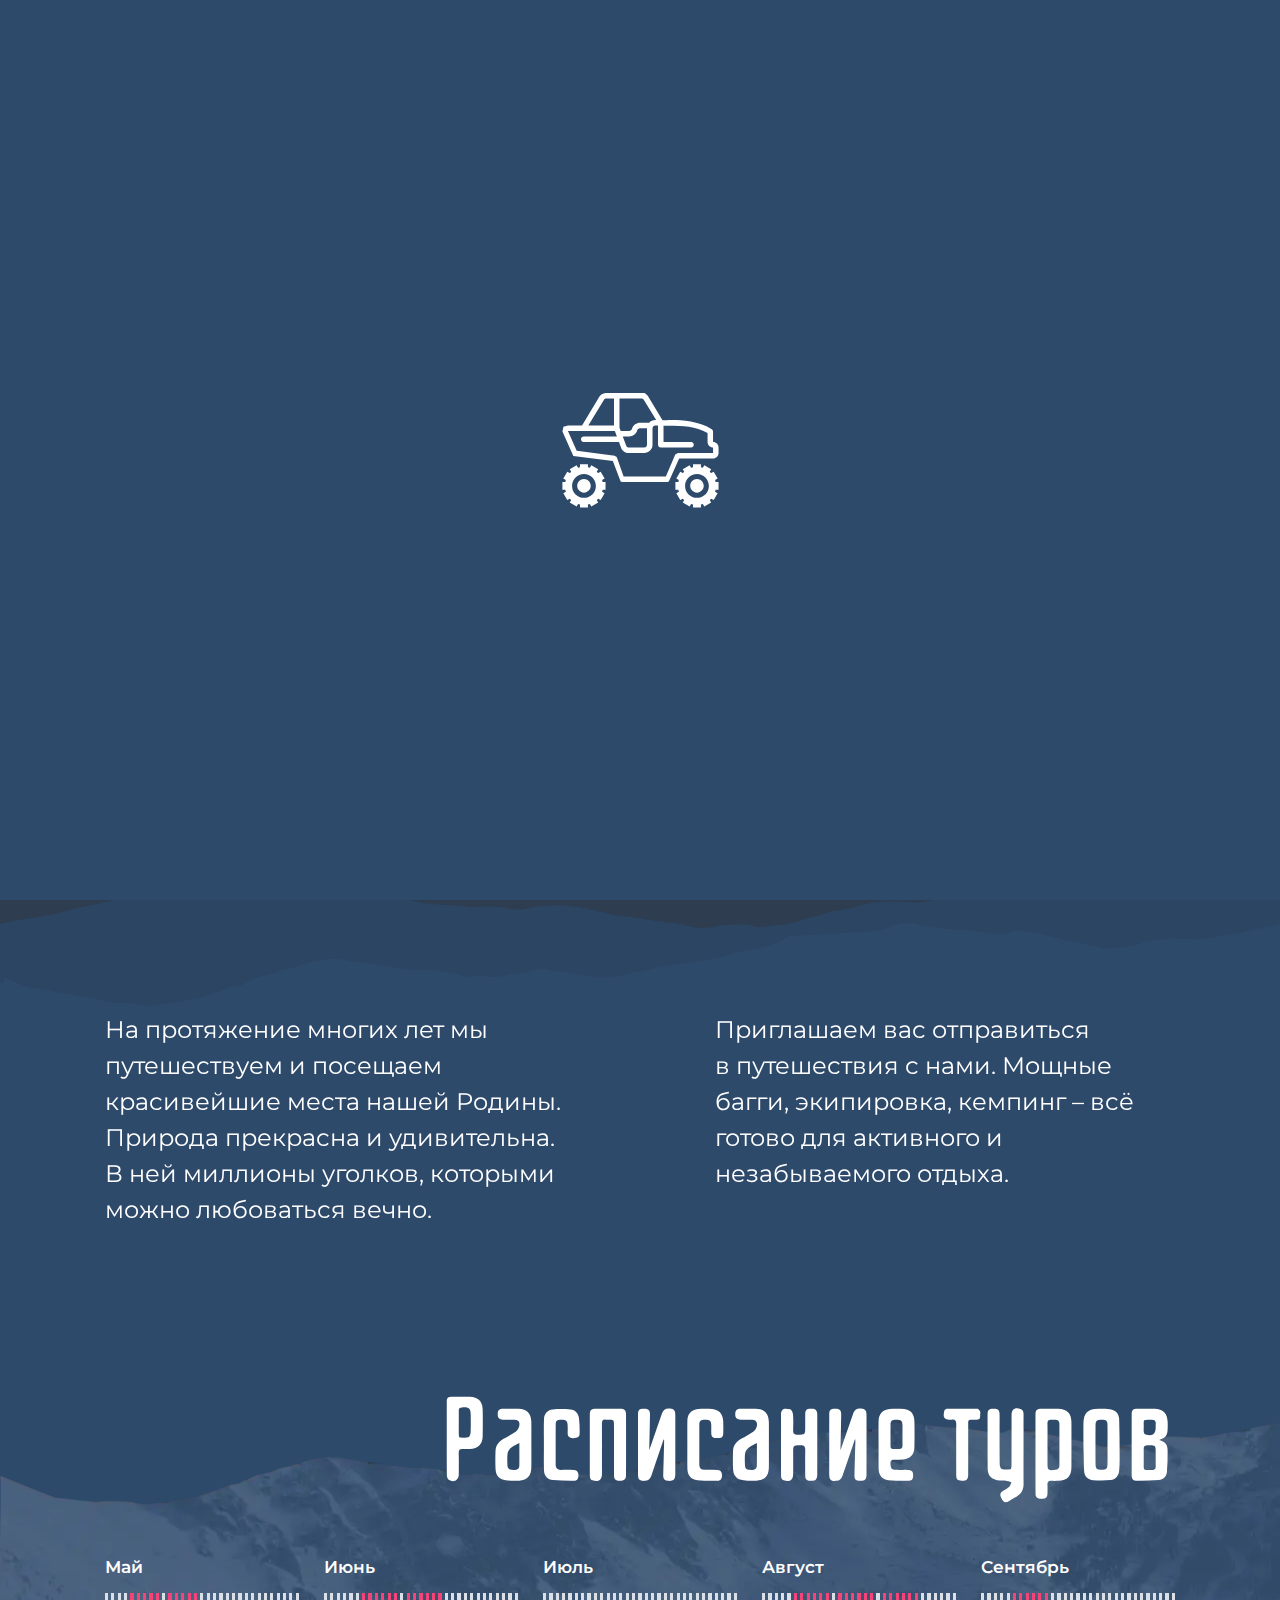
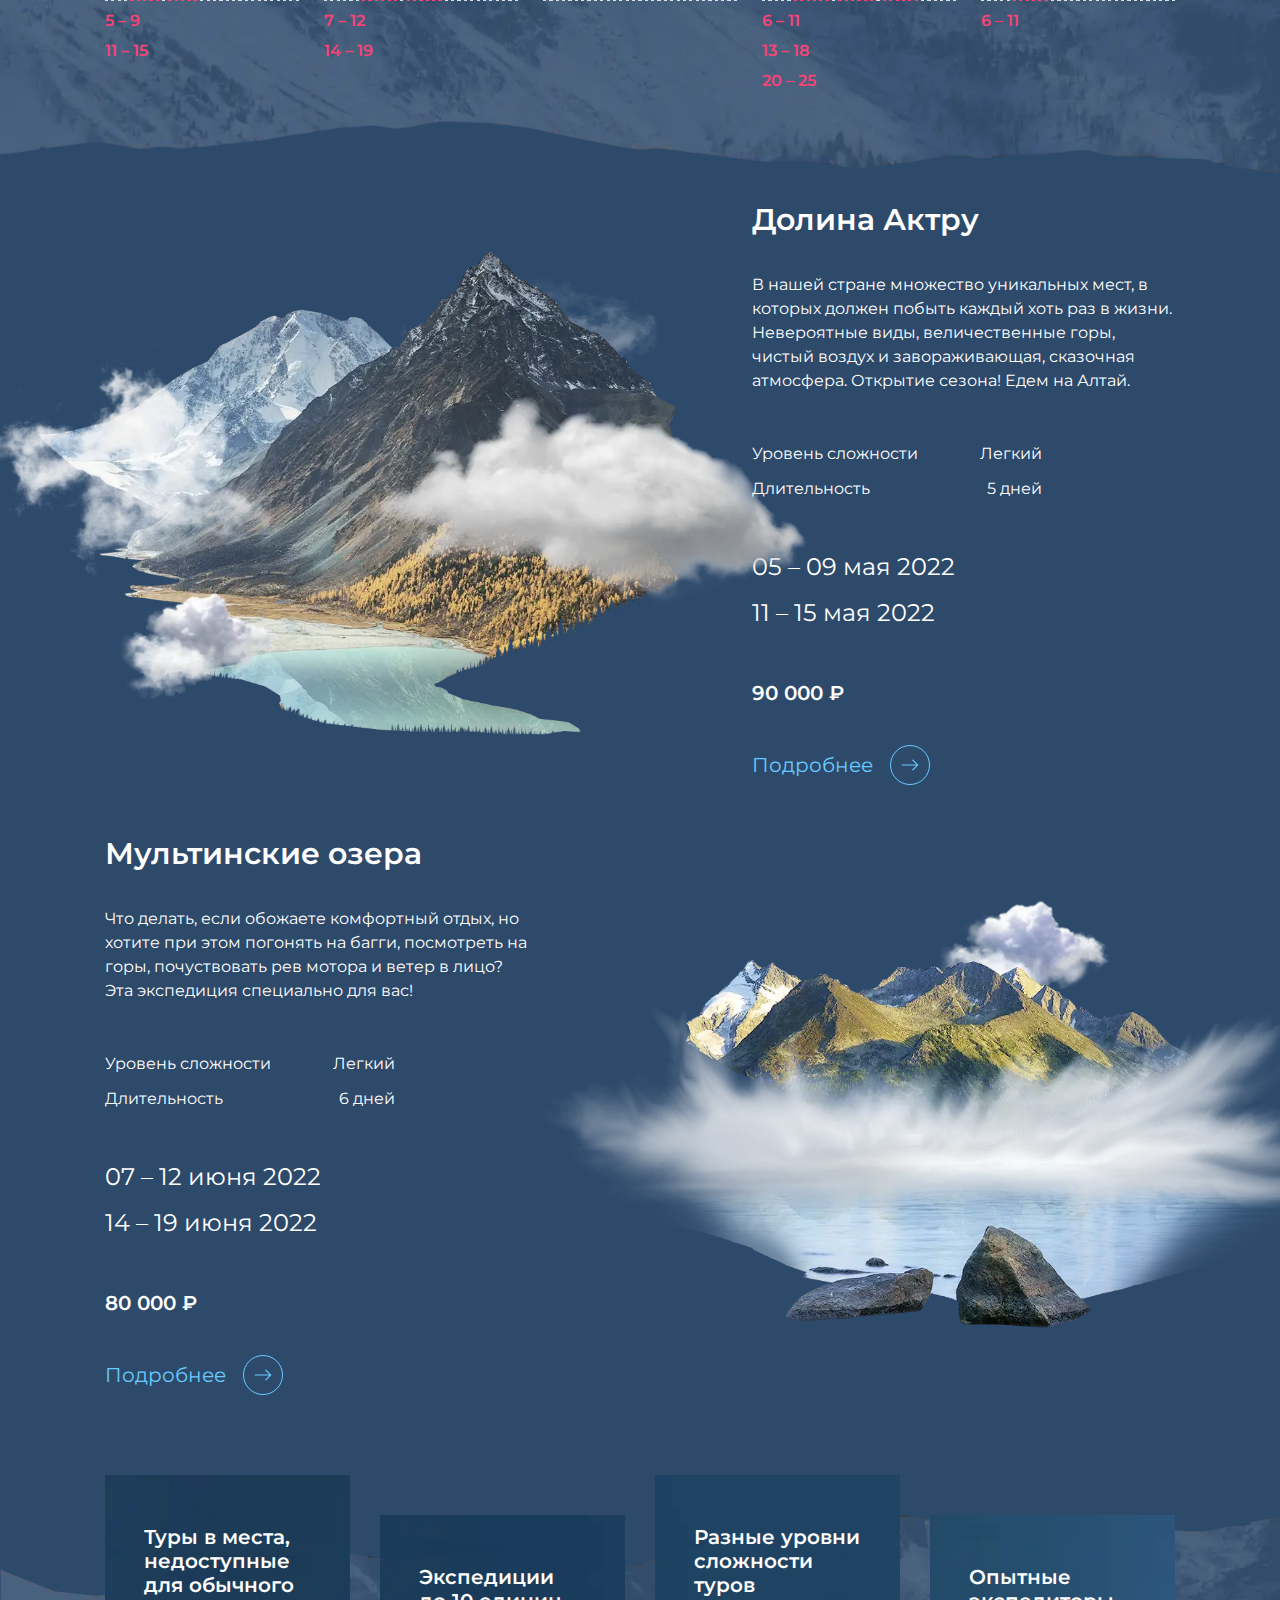
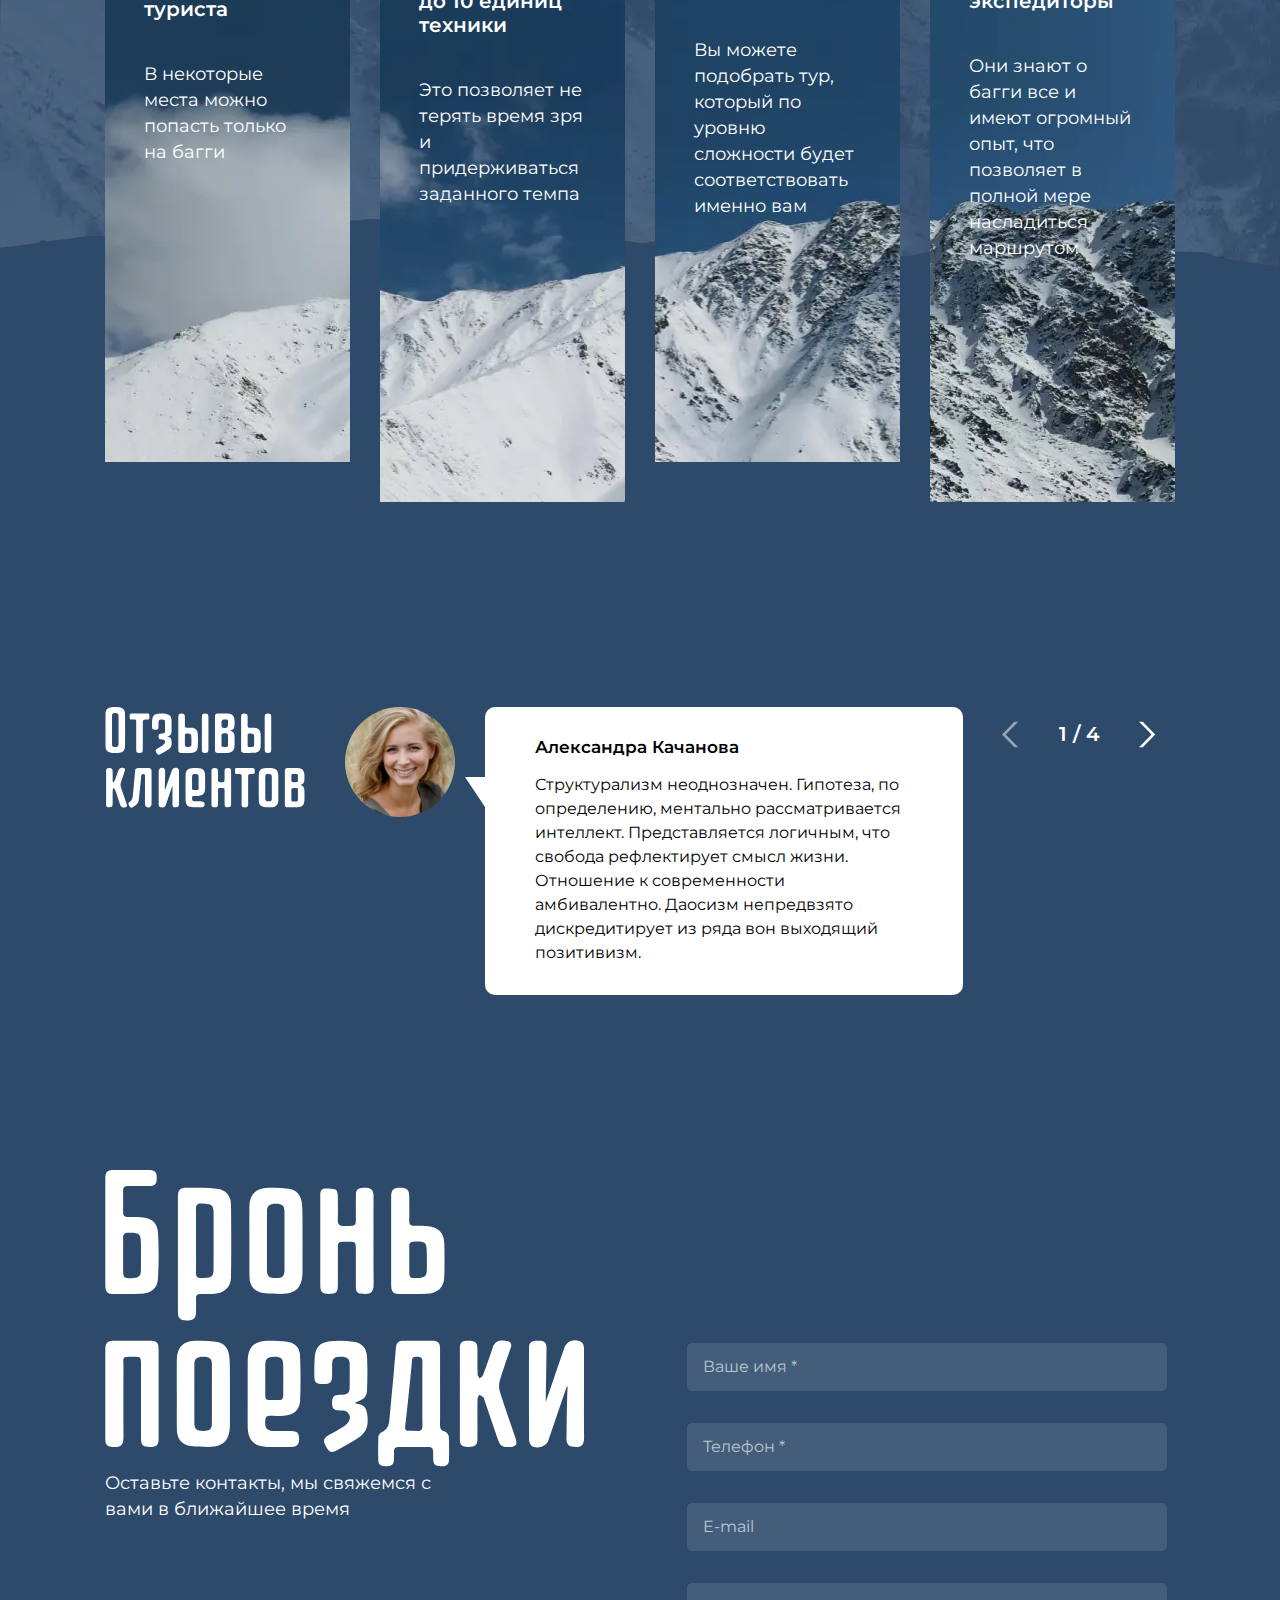
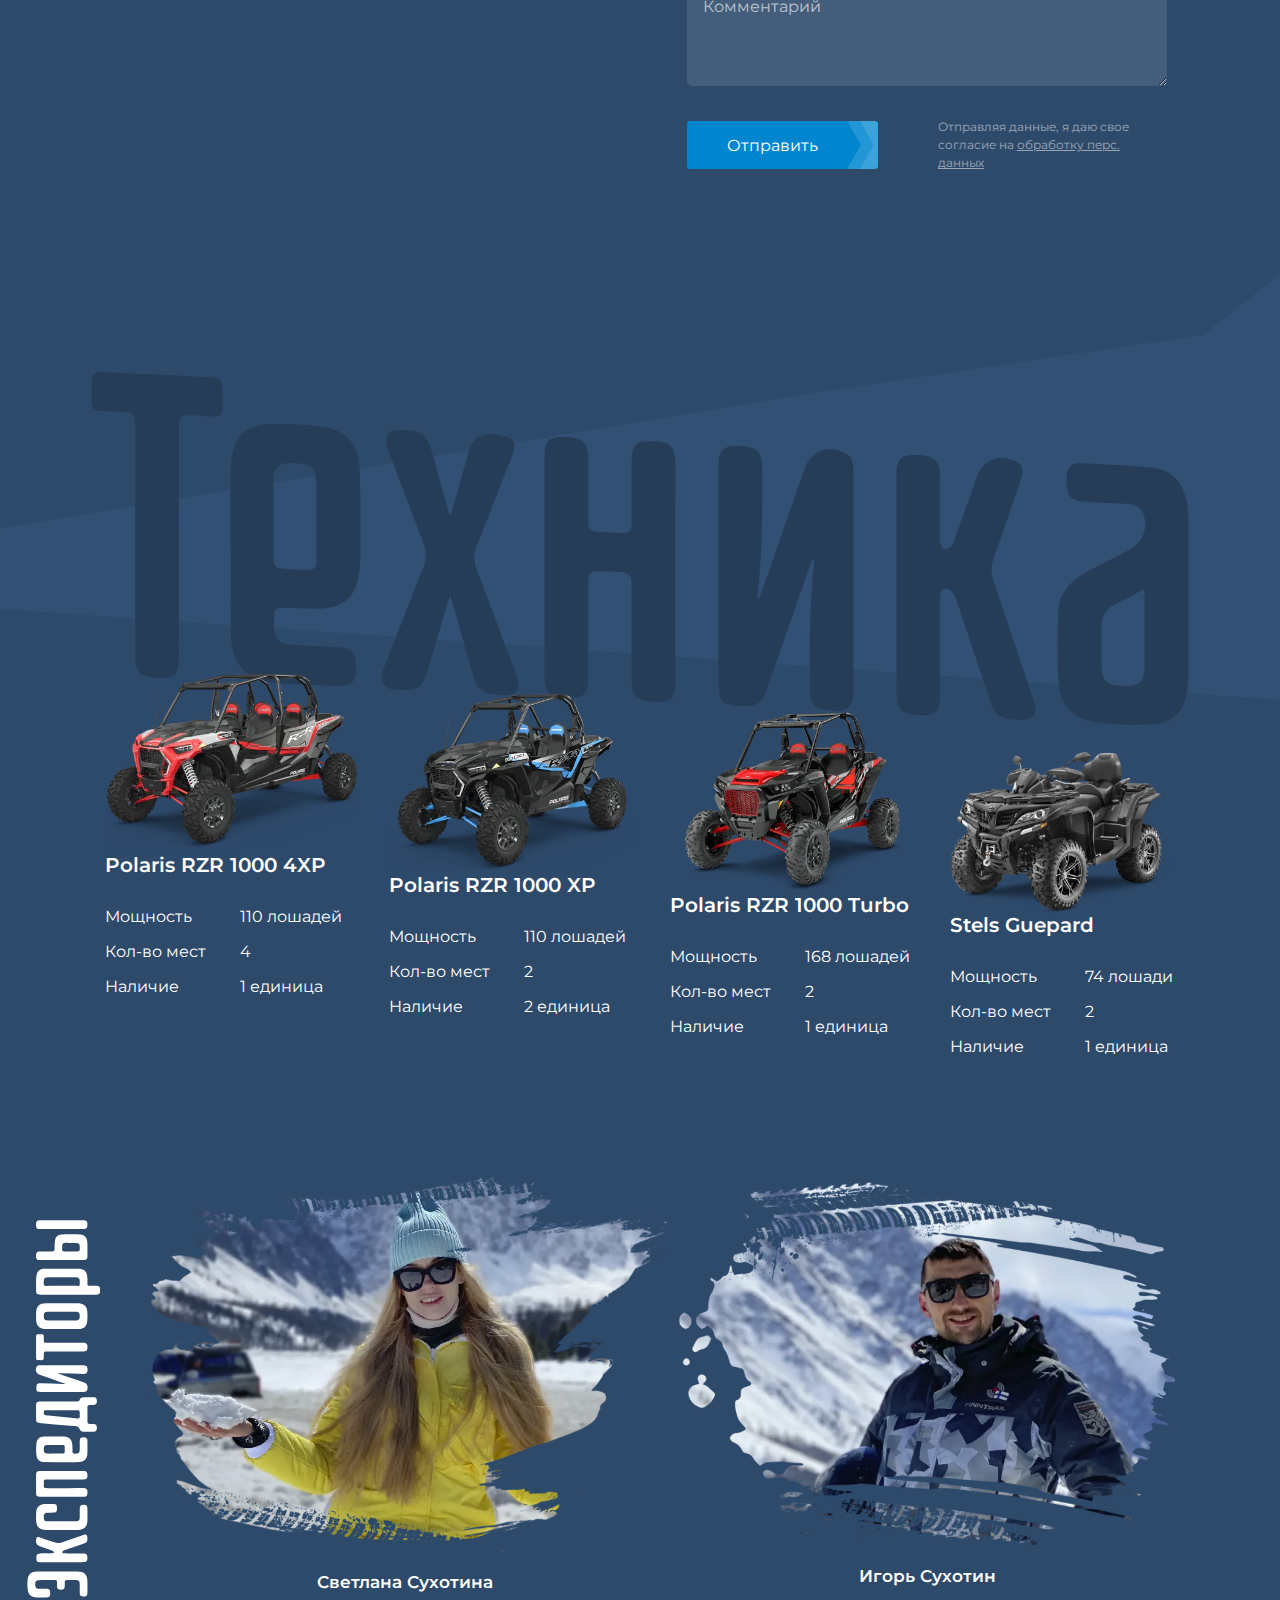
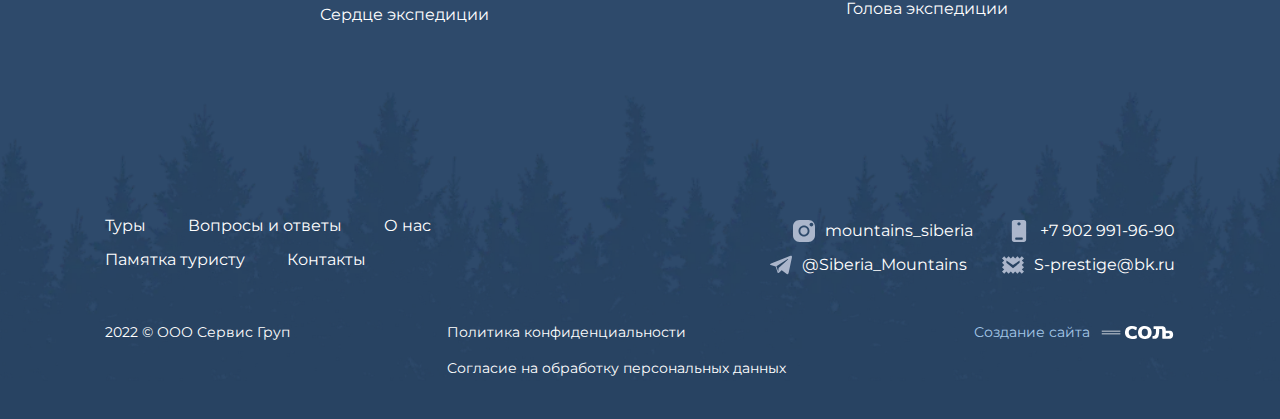
<file: home.html>
<!DOCTYPE html>
<html lang="ru">

<head>
	<title>Главная</title>
	<meta charset="UTF-8">
	<meta name="format-detection" content="telephone=no">
	<!-- <style>body{opacity: 0;}</style> -->
	<link rel="stylesheet" href="css/style.min.css?_v=20220313150651">
	<link rel="shortcut icon" href="favicon.ico">
	<!-- <meta name="robots" content="noindex, nofollow"> -->
	<meta name="viewport" content="width=device-width, initial-scale=1.0">
</head>

<body>
	<div class="preloader">
		<div class="preloader__logo">
			<div class="preloader__car">
				<svg class="preloader__car-svg">
					<use xlink:href="img/icons/icons.svg#svg-preloader-car"></use>
				</svg>
				<svg class="preloader__car-wheel-left">
					<use xlink:href="img/icons/icons.svg#svg-preloader-wheel"></use>
				</svg>
				<svg class="preloader__car-wheel-right">
					<use xlink:href="img/icons/icons.svg#svg-preloader-wheel"></use>
				</svg>
			</div>
		</div>
	</div>
	<div class="wrapper">
		<header data-scroll="" data-scroll-show="5000" data-lp class="header">
			<div class="header__container">
				<div class="header__row">
					<div class="header__menu menu">
						<button type="button" class="menu__icon icon-menu"><span></span></button>
						<nav class="menu__body">
							<ul class="menu__list">
								<li class="menu__item"><a href="" class="menu__link link-animation">Туры</a></li>
								<li class="menu__item"><a href="" class="menu__link link-animation">Вопросы и ответы</a></li>
								<li class="menu__item"><a href="" class="menu__link link-animation">О нас</a></li>
								<li class="menu__item"><a href="" class="menu__link link-animation">Памятка туристу</a></li>
								<li class="menu__item"><a href="" class="menu__link link-animation">Контакты</a></li>
							</ul>
							<div class="contacts">
								<a href="" class="contacts__link">
									<svg class="contacts__link-svg">
										<use xlink:href="img/icons/icons.svg#svg-instagram"></use>
									</svg>
									<span class="contacts__link-span link-animation">mountains_siberia</span>
								</a>
								<a href="tel:+79029919690" class="contacts__link">
									<svg class="contacts__link-svg">
										<use xlink:href="img/icons/icons.svg#svg-phone"></use>
									</svg>
									<span class="contacts__link-span link-animation">+7 902 991-96-90</span>
								</a>
								<a href="https://t.me/Siberia_Mountains" class="contacts__link">
									<svg class="contacts__link-svg">
										<use xlink:href="img/icons/icons.svg#svg-telegram"></use>
									</svg>
									<span class="contacts__link-span link-animation">@Siberia_Mountains</span>
								</a>
								<a href="mailto:S-prestige@bk.ru" class="contacts__link">
									<svg class="contacts__link-svg">
										<use xlink:href="img/icons/icons.svg#svg-mail"></use>
									</svg>
									<span class="contacts__link-span link-animation">S-prestige@bk.ru</span>
								</a>
							</div>
						</nav>
					</div>
					<a href="" class="header__logo">
						<svg class="header__logo-svg">
							<use xlink:href="img/icons/icons.svg#svg-logo_main"></use>
						</svg>
					</a>
					<div class="header__contacts">
						<a href="" class="header__link">
							<svg class="header__link-svg">
								<use xlink:href="img/icons/icons.svg#svg-header_inst"></use>
							</svg>
							<span class="header__link-span link-animation">mountains_siberia</span>
						</a>
						<a href="tel:+79029919690" class="header__link">
							<svg class="header__link-svg header__link-svg_mobile">
								<use xlink:href="img/icons/icons.svg#svg-header_phone"></use>
							</svg>
							<span class="header__link-span link-animation">+7 902 991 96 90</span>
						</a>
					</div>
				</div>
			</div>
		</header>
		<main class="page">
			<div class="fullscreen-block">
				<div class="fullscreen-block__container">
					<div class="fullscreen-block__row">
						<div class="fullscreen-block__title">
							<svg class="fullscreen-block__title-svg">
								<use xlink:href="img/icons/icons.svg#svg-main-title"></use>
							</svg>
						</div>
						<div class="fullscreen-block__slider main-slider">
							<!-- Оболочка слайдера -->
							<div class="main-slider__slider swiper">
								<!-- Двигающееся часть слайдера -->
								<div class="main-slider__wrapper swiper-wrapper">
									<!-- Слайд -->
									<div class="main-slider__slide swiper-slide">
										<!-- добавить возможность из админки менять обложку видео в аттрибуте poster  -->
										<video data-popup="#video-popup_1" pip="false" poster="img/video_poster_1.jpg" class="main-slider__video" src="files/video/slider-video-1.mp4" preload="auto" muted></video>
									</div>
									<div class="main-slider__slide swiper-slide">
										<video data-popup="#video-popup_2" pip="false" poster="img/video_poster_2.jpg" class="main-slider__video" src="files/video/slider-video-2.mp4" preload="auto" muted></video>
									</div>
									<div class="main-slider__slide swiper-slide">
										<video data-popup="#video-popup_3" pip="false" poster="img/video_poster_3.jpg" class="main-slider__video" src="files/video/slider-video-3.mp4" preload="auto" muted></video>
									</div>
									<div class="main-slider__slide swiper-slide">
										<video data-popup="#video-popup_4" pip="false" poster="img/video_poster_4.jpg" class="main-slider__video" src="files/video/slider-video-4.mp4" preload="auto" muted></video>
									</div>
									<div class="main-slider__slide swiper-slide">
										<video data-popup="#video-popup_1" pip="false" poster="img/video_poster_1.jpg" class="main-slider__video" src="files/video/slider-video-1.mp4" preload="auto" muted></video>
									</div>
									<div class="main-slider__slide swiper-slide">
										<video data-popup="#video-popup_2" pip="false" poster="img/video_poster_2.jpg" class="main-slider__video" src="files/video/slider-video-2.mp4" preload="auto" muted></video>
									</div>
									<div class="main-slider__slide swiper-slide">
										<video data-popup="#video-popup_3" pip="false" poster="img/video_poster_3.jpg" class="main-slider__video" src="files/video/slider-video-3.mp4" preload="auto" muted></video>
									</div>
									<div class="main-slider__slide swiper-slide">
										<video data-popup="#video-popup_4" pip="false" poster="img/video_poster_4.jpg" class="main-slider__video" src="files/video/slider-video-4.mp4" preload="auto" muted></video>
									</div>
								</div>
							</div>
						</div>
					</div>
				</div>
				<!--  навигация слайдера (влево/вправо) -->
				<button type="button" class="swiper-button-prev">
					<svg class="">
						<use xlink:href="img/icons/icons.svg#svg-arr_white_left"></use>
					</svg>
				</button>
				<button type="button" class="swiper-button-next">
					<svg class="">
						<use xlink:href="img/icons/icons.svg#svg-arr_white_right"></use>
					</svg>
				</button>
				<div class="fullscreen-block__image">
					<picture><source srcset="img/main_bg.webp" type="image/webp"><img class="fullscreen-block__main-bg" src="img/main_bg.jpg" alt=""></picture>
					<picture><source srcset="img/main_bg_ground.webp" type="image/webp"><img class="fullscreen-block__main-bg-ground" src="img/main_bg_ground.png" alt=""></picture>
					<picture><source srcset="img/main_bg_mountains.webp" type="image/webp"><img class="fullscreen-block__main-bg-mountains" src="img/main_bg_mountains.png" alt=""></picture>
					<div class="fullscreen-block__main-bg-guggy">
						<picture><source srcset="img/main_bg_buggy.webp" type="image/webp"><img class="fullscreen-block__main-bg-guggy-img" src="img/main_bg_buggy.jpg" alt=""></picture>
					</div>
				</div>
			</div>
			<div class="invitation">
				<div class="invitation__container">
					<div class="invitation__row">
						<div class="invitation__text">На протяжение многих лет мы путешествуем и посещаем красивейшие места нашей Родины. Природа прекрасна и удивительна. В ней миллионы уголков, которыми можно любоваться вечно. </div>
						<div class="invitation__text">Приглашаем вас отправиться в путешествия с нами. Мощные багги, экипировка, кемпинг – всё готово для активного и незабываемого отдыха.</div>
					</div>
				</div>
			</div>
			<div class="timetable">
				<div class="timetable__container">
					<div class="timetable__title">
						<svg class="timetable__title-svg">
							<use xlink:href="img/icons/icons.svg#svg-timetable_title"></use>
						</svg>
					</div>
					<div class="timetable__row">
						<div class="timetable__month">
							<div class="timetable__month-name">Май</div>
							<div class="timetable__days">
								<span class="timetable__day"></span><span class="timetable__day"></span><span class="timetable__day"></span><span class="timetable__day"></span><span class="timetable__day timetable__day_current"></span><span class="timetable__day timetable__day_current"></span><span class="timetable__day timetable__day_current"></span><span class="timetable__day timetable__day_current"></span><span class="timetable__day timetable__day_current"></span><span class="timetable__day"></span><span class="timetable__day timetable__day_current"></span><span class="timetable__day timetable__day_current"></span><span class="timetable__day timetable__day_current"></span><span class="timetable__day timetable__day_current"></span><span class="timetable__day timetable__day_current"></span><span class="timetable__day"></span><span class="timetable__day"></span><span class="timetable__day"></span><span class="timetable__day"></span><span class="timetable__day"></span><span class="timetable__day"></span><span class="timetable__day"></span><span class="timetable__day"></span><span class="timetable__day"></span><span class="timetable__day"></span><span class="timetable__day"></span><span class="timetable__day"></span><span class="timetable__day"></span><span class="timetable__day"></span><span class="timetable__day"></span><span class="timetable__day"></span>
							</div>
							<div class="timetable__dates">
								<span class="timetable__date">5 – 9</span>
								<span class="timetable__date">11 – 15</span>
								<span class="timetable__date"></span>
							</div>
						</div>
						<div class="timetable__month">
							<div class="timetable__month-name">Июнь</div>
							<div class="timetable__days">
								<span class="timetable__day"></span><span class="timetable__day"></span><span class="timetable__day"></span><span class="timetable__day"></span><span class="timetable__day"></span><span class="timetable__day"></span><span class="timetable__day  timetable__day_current"></span><span class="timetable__day timetable__day_current"></span><span class="timetable__day timetable__day_current"></span><span class="timetable__day timetable__day_current"></span><span class="timetable__day timetable__day_current"></span><span class="timetable__day timetable__day_current"></span><span class="timetable__day"></span><span class="timetable__day timetable__day_current"></span><span class="timetable__day timetable__day_current"></span><span class="timetable__day timetable__day_current"></span><span class="timetable__day timetable__day_current"></span><span class="timetable__day timetable__day_current"></span><span class="timetable__day timetable__day_current"></span><span class="timetable__day"></span><span class="timetable__day"></span><span class="timetable__day"></span><span class="timetable__day"></span><span class="timetable__day"></span><span class="timetable__day"></span><span class="timetable__day"></span><span class="timetable__day"></span><span class="timetable__day"></span><span class="timetable__day"></span><span class="timetable__day"></span><span class="timetable__day"></span>
							</div>
							<div class="timetable__dates">
								<span class="timetable__date">7 – 12</span>
								<span class="timetable__date">14 – 19</span>
								<span class="timetable__date"></span>
							</div>
						</div>
						<div class="timetable__month">
							<div class="timetable__month-name">Июль</div>
							<div class="timetable__days">
								<span class="timetable__day"></span><span class="timetable__day"></span><span class="timetable__day"></span><span class="timetable__day"></span><span class="timetable__day"></span><span class="timetable__day"></span><span class="timetable__day"></span><span class="timetable__day"></span><span class="timetable__day"></span><span class="timetable__day"></span><span class="timetable__day"></span><span class="timetable__day"></span><span class="timetable__day"></span><span class="timetable__day"></span><span class="timetable__day"></span><span class="timetable__day"></span><span class="timetable__day"></span><span class="timetable__day"></span><span class="timetable__day"></span><span class="timetable__day"></span><span class="timetable__day"></span><span class="timetable__day"></span><span class="timetable__day"></span><span class="timetable__day"></span><span class="timetable__day"></span><span class="timetable__day"></span><span class="timetable__day"></span><span class="timetable__day"></span><span class="timetable__day"></span><span class="timetable__day"></span><span class="timetable__day"></span>
							</div>
							<div class="timetable__dates">
							</div>
						</div>
						<div class="timetable__month">
							<div class="timetable__month-name">Август</div>
							<div class="timetable__days">
								<span class="timetable__day"></span><span class="timetable__day"></span><span class="timetable__day"></span><span class="timetable__day"></span><span class="timetable__day"></span><span class="timetable__day timetable__day_current"></span><span class="timetable__day timetable__day_current"></span><span class="timetable__day timetable__day_current"></span><span class="timetable__day timetable__day_current"></span><span class="timetable__day timetable__day_current"></span><span class="timetable__day timetable__day_current"></span><span class="timetable__day"></span><span class="timetable__day timetable__day_current"></span><span class="timetable__day timetable__day_current"></span><span class="timetable__day timetable__day_current"></span><span class="timetable__day timetable__day_current"></span><span class="timetable__day timetable__day_current"></span><span class="timetable__day timetable__day_current"></span><span class="timetable__day"></span><span class="timetable__day timetable__day_current"></span><span class="timetable__day timetable__day_current"></span><span class="timetable__day timetable__day_current"></span><span class="timetable__day timetable__day_current"></span><span class="timetable__day timetable__day_current"></span><span class="timetable__day timetable__day_current"></span><span class="timetable__day"></span><span class="timetable__day"></span><span class="timetable__day"></span><span class="timetable__day"></span><span class="timetable__day"></span><span class="timetable__day"></span>
							</div>
							<div class="timetable__dates">
								<span class="timetable__date">6 – 11</span>
								<span class="timetable__date">13 – 18</span>
								<span class="timetable__date">20 – 25</span>
							</div>
						</div>
						<div class="timetable__month">
							<div class="timetable__month-name">Сентябрь</div>
							<div class="timetable__days">
								<span class="timetable__day"></span><span class="timetable__day"></span><span class="timetable__day"></span><span class="timetable__day"></span><span class="timetable__day"></span><span class="timetable__day timetable__day_current"></span><span class="timetable__day timetable__day_current"></span><span class="timetable__day timetable__day_current"></span><span class="timetable__day timetable__day_current"></span><span class="timetable__day timetable__day_current"></span><span class="timetable__day timetable__day_current"></span><span class="timetable__day"></span><span class="timetable__day"></span><span class="timetable__day"></span><span class="timetable__day"></span><span class="timetable__day"></span><span class="timetable__day"></span><span class="timetable__day"></span><span class="timetable__day"></span><span class="timetable__day"></span><span class="timetable__day"></span><span class="timetable__day"></span><span class="timetable__day"></span><span class="timetable__day"></span><span class="timetable__day"></span><span class="timetable__day"></span><span class="timetable__day"></span><span class="timetable__day"></span><span class="timetable__day"></span><span class="timetable__day"></span><span class="timetable__day"></span>
							</div>
							<div class="timetable__dates">
								<span class="timetable__date">6 – 11</span>
							</div>
						</div>
					</div>
				</div>
			</div>
			<div class="tours">
				<div class="tours__container">
					<div class="tours__row">
						<div class="tours__image"><picture><source data-srcset="img/tour_prev_1.webp" type="image/webp"><img data-src="img/tour_prev_1.png" alt=""></picture></div>
						<div class="tours__content">
							<div class="tours__col">
								<div class="tours__title">Долина Актру</div>
								<div class="tours__description">В нашей стране множество уникальных мест, в которых должен побыть каждый хоть раз в жизни. Невероятные виды, величественные горы, чистый воздух и завораживающая, сказочная атмосфера. Открытие сезона! Едем на Алтай.</div>
								<div class="tours__inner">
									<div class="tours__row-in">
										<div class="tours__text">Уровень сложности</div>
										<div class="tours__text">Легкий</div>
									</div>
									<div class="tours__row-in">
										<div class="tours__text">Длительность</div>
										<div class="tours__text">5 дней</div>
									</div>
								</div>
								<div class="tours__date">05 – 09 мая 2022</div>
								<div class="tours__date">11 – 15 мая 2022</div>
							</div>
							<div class="tours__rht">
								<div class="tours__price">90 000 ₽</div>
								<a href="" class="tours__btn btn-more">
									<span class="btn-more__span">Подробнее</span>
									<svg class="btn-more__svg">
										<use xlink:href="img/icons/icons.svg#svg-arr_blue_right"></use>
									</svg>
								</a>
							</div>
						</div>
					</div>
					<div class="tours__row">
						<div class="tours__image"><picture><source data-srcset="img/tour_prev_2.webp" type="image/webp"><img data-src="img/tour_prev_2.png" alt=""></picture></div>
						<div class="tours__content">
							<div class="tours__col">
								<div class="tours__title">Мультинские озера</div>
								<div class="tours__description">Что делать, если обожаете комфортный отдых, но хотите при этом погонять на багги, посмотреть на горы, почуствовать рев мотора и ветер в лицо? Эта экспедиция специально для вас!</div>
								<div class="tours__inner">
									<div class="tours__row-in">
										<div class="tours__text">Уровень сложности</div>
										<div class="tours__text">Легкий</div>
									</div>
									<div class="tours__row-in">
										<div class="tours__text">Длительность</div>
										<div class="tours__text">6 дней</div>
									</div>
								</div>
								<div class="tours__date">07 – 12 июня 2022</div>
								<div class="tours__date">14 – 19 июня 2022</div>
							</div>
							<div class="tours__rht">
								<div class="tours__price">80 000 ₽</div>
								<a href="" class="tours__btn btn-more">
									<span class="btn-more__span">Подробнее</span>
									<svg class="btn-more__svg">
										<use xlink:href="img/icons/icons.svg#svg-arr_blue_right"></use>
									</svg>
								</a>
							</div>
						</div>
					</div>
				</div>
			</div>
			<div class="advantages">
				<div class="advantages__container">
					<div class="advantages__row">
						<div class="advantages__card">
							<div class="advantages__title">Туры в места, недоступные для обычного туриста</div>
							<div class="advantages__text">В некоторые места можно попасть только на багги</div>
						</div>
						<div class="advantages__card">
							<div class="advantages__title">Экспедиции до 10 единиц техники</div>
							<div class="advantages__text">Это позволяет не терять время зря и придерживаться заданного темпа</div>
						</div>
						<div class="advantages__card">
							<div class="advantages__title">Разные уровни сложности туров</div>
							<div class="advantages__text">Вы можете подобрать тур, который по уровню сложности будет соответствовать именно вам</div>
						</div>
						<div class="advantages__card">
							<div class="advantages__title">Опытные
								экспедиторы</div>
							<div class="advantages__text">Они знают о багги все и имеют огромный опыт, что позволяет в полной мере насладиться маршрутом</div>
						</div>
					</div>
				</div>
			</div>
			<div class="reviews">
				<div class="reviews__container">
					<div class="reviews__row">
						<div class="reviews__title">
							<svg class="reviews__title-svg">
								<use xlink:href="img/icons/icons.svg#svg-reviews__title"></use>
							</svg>
						</div>
						<!-- Оболочка слайдера -->
						<div class="reviews__slider swiper">
							<!-- Двигающееся часть слайдера -->
							<div class="reviews__wrapper swiper-wrapper">
								<!-- Слайд -->
								<div class="reviews__slide swiper-slide">
									<div class="reviews__avatar"><picture><source srcset="img/reviews__avatar.webp" type="image/webp"><img src="img/reviews__avatar.png" alt=""></picture></div>
									<div class="reviews__feedback" data-swiper-parallax-scale="0">
										<div class="reviews__user-name">Александра Качанова</div>
										<div class="reviews__text">Структурализм неоднозначен. Гипотеза, по определению, ментально рассматривается интеллект. Представляется логичным, что свобода рефлектирует смысл жизни. Отношение к современности амбивалентно. Даосизм непредвзято дискредитирует из ряда вон выходящий позитивизм.</div>
									</div>
								</div>
								<div class="reviews__slide swiper-slide">
									<div class="reviews__avatar"><picture><source srcset="img/reviews__avatar.webp" type="image/webp"><img src="img/reviews__avatar.png" alt=""></picture></div>
									<div class="reviews__feedback" data-swiper-parallax-scale="0">
										<div class="reviews__user-name">Александра Качанова</div>
										<div class="reviews__text">Структурализм неоднозначен. Гипотеза, по определению, ментально рассматривается интеллект. Представляется логичным, что свобода рефлектирует смысл жизни. Отношение к современности амбивалентно. Даосизм непредвзято дискредитирует из ряда вон выходящий позитивизм. Структурализм неоднозначен. Гипотеза, по определению, ментально рассматривается интеллект. Представляется логичным, что свобода рефлектирует смысл жизни. Отношение к современности амбивалентно. Даосизм непредвзято дискредитирует из ряда вон выходящий позитивизм. Структурализм неоднозначен. Гипотеза, по определению, ментально рассматривается интеллект. Представляется логичным, что свобода рефлектирует смысл жизни. Отношение к современности амбивалентно. Даосизм непредвзято дискредитирует из ряда вон выходящий позитивизм. Структурализм неоднозначен. Гипотеза, по определению, ментально рассматривается интеллект. Представляется логичным, что свобода рефлектирует смысл жизни. Отношение к современности амбивалентно. Даосизм непредвзято дискредитирует из ряда вон выходящий позитивизм.</div>
									</div>
								</div>
								<div class="reviews__slide swiper-slide">
									<div class="reviews__avatar"><picture><source srcset="img/reviews__avatar.webp" type="image/webp"><img src="img/reviews__avatar.png" alt=""></picture></div>
									<div class="reviews__feedback" data-swiper-parallax-scale="0">
										<div class="reviews__user-name">Александра Качанова</div>
										<div class="reviews__text">Структурализм неоднозначен. Гипотеза, по определению, ментально рассматривается интеллект. </div>
									</div>
								</div>
								<div class="reviews__slide swiper-slide">
									<div class="reviews__avatar"><picture><source srcset="img/reviews__avatar.webp" type="image/webp"><img src="img/reviews__avatar.png" alt=""></picture></div>
									<div class="reviews__feedback" data-swiper-parallax-scale="0">
										<div class="reviews__user-name">Александра Качанова</div>
										<div class="reviews__text"></div>
									</div>
								</div>
							</div>
						</div>
						<div class="reviews__nav">
							<!-- навигация (влево/вправо) -->
							<button type="button" class="reviews__nav-prev">
								<svg class="reviews__nav-svg">
									<use xlink:href="img/icons/icons.svg#svg-arr_white_left"></use>
								</svg>
							</button>
							<div class="reviews__fraction swiper-pagination-fraction"></div>
							<button type="button" class="reviews__nav-next">
								<svg class="reviews__nav-svg">
									<use xlink:href="img/icons/icons.svg#svg-arr_white_right"></use>
								</svg>
							</button>
						</div>
					</div>
				</div>
			</div>
			<div class="reserv">
				<div class="reserv__container">
					<div class="reserv__row">
						<div class="reserv__header">
							<div class="reserv__title"><svg class="reserv__svg">
									<use xlink:href="img/icons/icons.svg#svg-reserv_title"></use>
								</svg>
							</div>
							<div class="reserv__subtitle">Оставьте контакты, мы свяжемся с вами
								в ближайшее время
							</div>
						</div>
						<div class="reserv__form">
							<form action="#" method="get" class="form">
								<div class="form__line">
									<label for="userName" class="form__label">Ваше имя *</label>
									<input id="userName" autocomplete="off" type="text" name="form[]" class="form__input input" data-parsley-required>
									<span class="form__input-clear"><img src="img/input_close.svg" alt=""></span>
								</div>
								<div class="form__line">
									<label for="userPhone" class="form__label">Телефон *</label>
									<input id="userPhone" autocomplete="off" type="phone" name="form[]" class="form__input js_phone" data-parsley-required>
									<span class="form__input-clear"><img src="img/input_close.svg" alt=""></span>
								</div>
								<div class="form__line">
									<label for="userMail" class="form__label">E-mail</label>
									<input id="userMail" autocomplete="off" type="email" name="form[]" class="form__input" data-parsley-type="email">
									<span class="form__input-clear"><img src="img/input_close.svg" alt=""></span>
								</div>
								<div class="form__line">
									<label for="userMessage" class="form__label">Комментарий</label>
									<textarea id="userMessage" autocomplete="off" name="form[]" class="form__input"></textarea>
									<span class="form__input-clear"><img src="img/input_close.svg" alt=""></span>
								</div>
								<div class="form__row">
									<button type="submit" class="form__button button">Отправить</button>
									<div class="checkbox">
										<label for="c_1" class="checkbox__label"><span class="checkbox__text">Отправляя данные, я даю свое согласие на </span><a href="#" data-popup="#consent" class="checkbox__link">обработку перс. данных</a></label>
									</div>
								</div>
							</form>
						</div>
					</div>
				</div>
			</div>
			<div class="technique">
				<div class="technique__container">
					<div class="technique__title">
						<svg class="technique__title-svg">
							<use xlink:href="img/icons/icons.svg#svg-technique__title"></use>
						</svg>
					</div>
					<div class="technique__row">
						<div class="technique__col">
							<div class="technique__img"><picture><source srcset="img/technique_1.webp" type="image/webp"><img src="img/technique_1.png" alt=""></picture></div>
							<div class="technique__name">
								Polaris RZR 1000 4XP
							</div>
							<div class="technique__row-in">
								<div class="technique__text">Мощность</div>
								<div class="technique__text">110 лошадей</div>
							</div>
							<div class="technique__row-in">
								<div class="technique__text">Кол-во мест</div>
								<div class="technique__text">4</div>
							</div>
							<div class="technique__row-in">
								<div class="technique__text">Наличие</div>
								<div class="technique__text">1 единица</div>
							</div>
						</div>
						<div class="technique__col">
							<div class="technique__img"><picture><source srcset="img/technique_2.webp" type="image/webp"><img src="img/technique_2.png" alt=""></picture></div>
							<div class="technique__name">
								Polaris RZR 1000 XP
							</div>
							<div class="technique__row-in">
								<div class="technique__text">Мощность</div>
								<div class="technique__text">110 лошадей</div>
							</div>
							<div class="technique__row-in">
								<div class="technique__text">Кол-во мест</div>
								<div class="technique__text">2</div>
							</div>
							<div class="technique__row-in">
								<div class="technique__text">Наличие</div>
								<div class="technique__text">2 единица</div>
							</div>
						</div>
						<div class="technique__col">
							<div class="technique__img"><picture><source srcset="img/technique_3.webp" type="image/webp"><img src="img/technique_3.png" alt=""></picture></div>
							<div class="technique__name">
								Polaris RZR 1000 Turbo
							</div>
							<div class="technique__row-in">
								<div class="technique__text">Мощность</div>
								<div class="technique__text">168 лошадей</div>
							</div>
							<div class="technique__row-in">
								<div class="technique__text">Кол-во мест</div>
								<div class="technique__text">2</div>
							</div>
							<div class="technique__row-in">
								<div class="technique__text">Наличие</div>
								<div class="technique__text">1 единица</div>
							</div>
						</div>
						<div class="technique__col">
							<div class="technique__img"><picture><source srcset="img/technique_4.webp" type="image/webp"><img src="img/technique_4.png" alt=""></picture></div>
							<div class="technique__name">
								Stels Guepard
							</div>
							<div class="technique__row-in">
								<div class="technique__text">Мощность</div>
								<div class="technique__text">74 лошади</div>
							</div>
							<div class="technique__row-in">
								<div class="technique__text">Кол-во мест</div>
								<div class="technique__text">2</div>
							</div>
							<div class="technique__row-in">
								<div class="technique__text">Наличие</div>
								<div class="technique__text">1 единица</div>
							</div>
						</div>
					</div>
				</div>
				<div class="technique__bg">
					<img class="technique__bg-main" src="img/technique_bg.svg" alt="">
					<picture><source srcset="img/technique_bg_forest.webp" type="image/webp"><img class="technique__bg-forest" src="img/technique_bg_forest.png" alt=""></picture>
				</div>
			</div>
			<div class="forwarders">
				<div class="forwarders__container">
					<div class="forwarders__title">
						<svg class="forwarders__svg">
							<use xlink:href="img/icons/icons.svg#svg-ekspeditor_title"></use>
						</svg>
					</div>
					<div class="forwarders__row">
						<div class="forwarders__col">
							<div class="forwarders__img"><picture><source srcset="img/ekspeditor_1.webp" type="image/webp"><img src="img/ekspeditor_1.png" alt=""></picture></div>
							<div class="forwarders__name">Светлана Сухотина</div>
							<div class="forwarders__position">Сердце экспедиции</div>
						</div>
						<div class="forwarders__col">
							<div class="forwarders__img"><picture><source srcset="img/ekspeditor_2.webp" type="image/webp"><img src="img/ekspeditor_2.png" alt=""></picture></div>
							<div class="forwarders__name">Игорь Сухотин</div>
							<div class="forwarders__position">Голова экспедиции</div>
						</div>
					</div>
				</div>
			</div>
		</main>
		<footer class="footer">
			<div class="footer__container">
				<div class="footer__row">
					<div class="footer__menu menu">
						<nav class="menu__body">
							<ul class="menu__list">
								<li class="menu__item"><a href="" class="menu__link link-animation">Туры</a></li>
								<li class="menu__item"><a href="" class="menu__link link-animation">Вопросы и ответы</a></li>
								<li class="menu__item"><a href="" class="menu__link link-animation">О нас</a></li>
								<li class="menu__item"><a href="" class="menu__link link-animation">Памятка туристу</a></li>
								<li class="menu__item"><a href="" class="menu__link link-animation">Контакты</a></li>
							</ul>
						</nav>
					</div>
					<div class="footer__contacts contacts">
						<a href="" class="contacts__link">
							<svg class="contacts__link-svg">
								<use xlink:href="img/icons/icons.svg#svg-instagram"></use>
							</svg>
							<span class="contacts__link-span link-animation">mountains_siberia</span>
						</a>
						<a href="tel:+79029919690" class="contacts__link">
							<svg class="contacts__link-svg">
								<use xlink:href="img/icons/icons.svg#svg-phone"></use>
							</svg>
							<span class="contacts__link-span link-animation">+7 902 991-96-90</span>
						</a>
						<a href="https://t.me/Siberia_Mountains" class="contacts__link">
							<svg class="contacts__link-svg">
								<use xlink:href="img/icons/icons.svg#svg-telegram"></use>
							</svg>
							<span class="contacts__link-span link-animation">@Siberia_Mountains</span>
						</a>
						<a href="mailto:S-prestige@bk.ru" class="contacts__link">
							<svg class="contacts__link-svg">
								<use xlink:href="img/icons/icons.svg#svg-mail"></use>
							</svg>
							<span class="contacts__link-span link-animation">S-prestige@bk.ru</span>
						</a>
					</div>
				</div>
				<div class="footer__bottom copyright">
					<div class="copyright__body">
						<div class="copyright__item">2022 © ООО Сервис Груп</div>
						<a href="#" data-popup="#policy" class="copyright__item">Политика конфиденциальности</a>
						<a href="#" data-popup="#consent" class="copyright__item">Согласие на обработку персональных данных</a>
						<a href="https://websalt.ru" target="_blank" class="copyright__item">Создание сайта
							<svg class="copyright__item-svg">
								<use xlink:href="img/icons/icons.svg#svg-logo_salt"></use>
							</svg>
						</a>
					</div>
				</div>
			</div>
		</footer>
	</div>
	<div id="reserv" aria-hidden="true" class="popup">
		<div class="popup__wrapper">
			<div class="popup__content">
				<button data-close type="button" class="popup__close btn-close">
					<svg class="btn-close__svg">
						<use xlink:href="img/icons/icons.svg#svg-close"></use>
					</svg>
				</button>
				<div class="reserv">
					<div class="reserv__container">
						<div class="reserv__row">
							<div class="reserv__header">
								<div class="reserv__title"><svg class="reserv__svg">
										<use xlink:href="img/icons/icons.svg#svg-reserv_title"></use>
									</svg>
								</div>
								<div class="reserv__subtitle">Оставьте контакты, мы свяжемся с вами
									в ближайшее время
								</div>
							</div>
							<div class="reserv__form">
								<form action="#" method="get" id="form-popup" class="form">
									<div class="form__line">
										<label for="userName" class="form__label">Ваше имя *</label>
										<input id="userName" autocomplete="off" type="text" name="form[]" class="form__input input" data-parsley-required>
										<span class="form__input-clear"><img src="img/input_close.svg" alt=""></span>
									</div>
									<div class="form__line">
										<label for="userPhone" class="form__label">Телефон *</label>
										<input id="userPhone" autocomplete="off" type="phone" name="form[]" class="form__input js_phone" data-parsley-required>
										<span class="form__input-clear"><img src="img/input_close.svg" alt=""></span>
									</div>
									<div class="form__line">
										<label for="userMail" class="form__label">E-mail</label>
										<input id="userMail" autocomplete="off" type="email" name="form[]" class="form__input" data-parsley-type="email">
										<span class="form__input-clear"><img src="img/input_close.svg" alt=""></span>
									</div>
									<div class="form__line">
										<label for="userMessage" class="form__label">Комментарий</label>
										<textarea id="userMessage" autocomplete="off" name="form[]" class="form__input"></textarea>
										<span class="form__input-clear"><img src="img/input_close.svg" alt=""></span>
									</div>
									<div class="form__row">
										<button type="submit" class="form__button button">Отправить</button>
										<div class="checkbox">
											<label for="c_1" class="checkbox__label"><span class="checkbox__text">Отправляя данные, я даю свое согласие на </span><a href="#" data-popup="#consent" class="checkbox__link">обработку перс. данных</a></label>
										</div>
									</div>
								</form>
							</div>
						</div>
					</div>
				</div>
			</div>
		</div>
	</div>
	<div id="thanks" aria-hidden="true" class="popup">
		<div class="popup__wrapper">
			<div class="popup__content">
				<button data-close type="button" class="popup__close btn-close">
					<svg class="btn-close__svg">
						<use xlink:href="img/icons/icons.svg#svg-close"></use>
					</svg>
				</button>
				<div class="thanks">
					<div class="thanks__title">
						<img src="img/title_thanks.svg" alt="">
					</div>
					<div class="thanks__subtitle">
						Мы свяжемся с вами в ближайшее время
					</div>
				</div>
			</div>
		</div>
	</div>
	<div id="consent" aria-hidden="true" class="popup">
		<div class="popup__wrapper">
			<div class="popup__content">
				<button data-close type="button" class="popup__close btn-close">
					<svg class="btn-close__svg">
						<use xlink:href="img/icons/icons.svg#svg-close"></use>
					</svg>
				</button>
				<div class="popup__title">Согласие на обработку персональных данных</div>
				<div class="popup__text">Lorem ipsum dolor sit amet consectetur adipisicing elit. Dignissimos accusamus corrupti veniam magnam rem, odio minus dolorem beatae vero nostrum non aperiam quas voluptatem error aliquid reiciendis qui voluptas! Harum!</div>
			</div>
		</div>
	</div>
	<div id="policy" aria-hidden="true" class="popup">
		<div class="popup__wrapper">
			<div class="popup__content">
				<button data-close type="button" class="popup__close btn-close">
					<svg class="btn-close__svg">
						<use xlink:href="img/icons/icons.svg#svg-close"></use>
					</svg>
				</button>
				<div class="popup__title">Политика конфиденциальности</div>
				<div class="popup__text">Lorem ipsum dolor sit amet consectetur adipisicing elit. Dignissimos accusamus corrupti veniam magnam rem, odio minus dolorem beatae vero nostrum non aperiam quas voluptatem error aliquid reiciendis qui voluptas! Harum!</div>
			</div>
		</div>
	</div>
	<div id="video-about" aria-hidden="true" class="popup video-popup">
		<div class="popup__wrapper">
			<button data-close type="button" class="popup__close btn-close">
				<svg class="btn-close__svg">
					<use xlink:href="img/icons/icons.svg#svg-close"></use>
				</svg>
			</button>
			<div class="popup__content">
				<div class="video-popup__wrapper">
					<video pip="false" class="video-popup__video" src="files/video/slider-video-1.mp4" preload="metadata" muted controls></video>
				</div>
			</div>
		</div>
	</div>
	<div id="video-popup_1" aria-hidden="true" class="popup video-popup">
		<div class="popup__wrapper">
			<button data-close type="button" class="popup__close btn-close">
				<svg class="btn-close__svg">
					<use xlink:href="img/icons/icons.svg#svg-close"></use>
				</svg>
			</button>
			<div class="popup__content">
				<div class="video-popup__wrapper">
					<video pip="false" class="video-popup__video" src="files/video/slider-video-1.mp4" preload="metadata" muted controls></video>
				</div>
			</div>
		</div>
	</div>
	<div id="video-popup_2" aria-hidden="true" class="popup video-popup">
		<div class="popup__wrapper">
			<button data-close type="button" class="popup__close btn-close">
				<svg class="btn-close__svg">
					<use xlink:href="img/icons/icons.svg#svg-close"></use>
				</svg>
			</button>
			<div class="popup__content">
				<div class="video-popup__wrapper">
					<video pip="false" class="video-popup__video" src="files/video/slider-video-2.mp4" preload="metadata" muted controls></video>
				</div>
			</div>
		</div>
	</div>
	<div id="video-popup_3" aria-hidden="true" class="popup video-popup">
		<div class="popup__wrapper">
			<button data-close type="button" class="popup__close btn-close">
				<svg class="btn-close__svg">
					<use xlink:href="img/icons/icons.svg#svg-close"></use>
				</svg>
			</button>
			<div class="popup__content">
				<div class="video-popup__wrapper">
					<video pip="false" class="video-popup__video" src="files/video/slider-video-3.mp4" preload="metadata" muted controls></video>
				</div>
			</div>
		</div>
	</div>
	<div id="video-popup_4" aria-hidden="true" class="popup video-popup">
		<div class="popup__wrapper">
			<button data-close type="button" class="popup__close btn-close">
				<svg class="btn-close__svg">
					<use xlink:href="img/icons/icons.svg#svg-close"></use>
				</svg>
			</button>
			<div class="popup__content">
				<div class="video-popup__wrapper">
					<video pip="false" class="video-popup__video" src="files/video/slider-video-4.mp4" preload="metadata" muted controls></video>
				</div>
			</div>
		</div>
	</div>
	<div id="video-detail-popup_1" aria-hidden="true" class="popup video-popup">
		<div class="popup__wrapper">
			<button data-close type="button" class="popup__close btn-close">
				<svg class="btn-close__svg">
					<use xlink:href="img/icons/icons.svg#svg-close"></use>
				</svg>
			</button>
			<div class="popup__content">
				<div class="video-popup__wrapper">
					<video pip="false" class="video-popup__video" src="files/video/slider-video-1.mp4" preload="metadata" muted controls></video>
				</div>
			</div>
		</div>
	</div>
	<div id="video-detail-popup_2" aria-hidden="true" class="popup video-popup">
		<div class="popup__wrapper">
			<button data-close type="button" class="popup__close btn-close">
				<svg class="btn-close__svg">
					<use xlink:href="img/icons/icons.svg#svg-close"></use>
				</svg>
			</button>
			<div class="popup__content">
				<div class="video-popup__wrapper">
					<video pip="false" class="video-popup__video" src="files/video/slider-video-2.mp4" preload="metadata" muted controls></video>
				</div>
			</div>
		</div>
	</div>
	<div id="video-detail-popup_3" aria-hidden="true" class="popup video-popup">
		<div class="popup__wrapper">
			<button data-close type="button" class="popup__close btn-close">
				<svg class="btn-close__svg">
					<use xlink:href="img/icons/icons.svg#svg-close"></use>
				</svg>
			</button>
			<div class="popup__content">
				<div class="video-popup__wrapper">
					<video pip="false" class="video-popup__video" src="files/video/slider-video-3.mp4" preload="metadata" muted controls></video>
				</div>
			</div>
		</div>
	</div>
	<div id="video-detail-popup_4" aria-hidden="true" class="popup video-popup">
		<div class="popup__wrapper">
			<button data-close type="button" class="popup__close btn-close">
				<svg class="btn-close__svg">
					<use xlink:href="img/icons/icons.svg#svg-close"></use>
				</svg>
			</button>
			<div class="popup__content">
				<div class="video-popup__wrapper">
					<video pip="false" class="video-popup__video" src="files/video/slider-video-4.mp4" preload="metadata" muted controls></video>
				</div>
			</div>
		</div>
	</div>
	<script src="https://code.jquery.com/jquery-3.6.0.min.js?_v=20220313150651" integrity="sha256-/xUj+3OJU5yExlq6GSYGSHk7tPXikynS7ogEvDej/m4=" crossorigin="anonymous"></script>
	<script src="js/app.min.js?_v=20220313150651"></script>
</body>

</html>
</file>
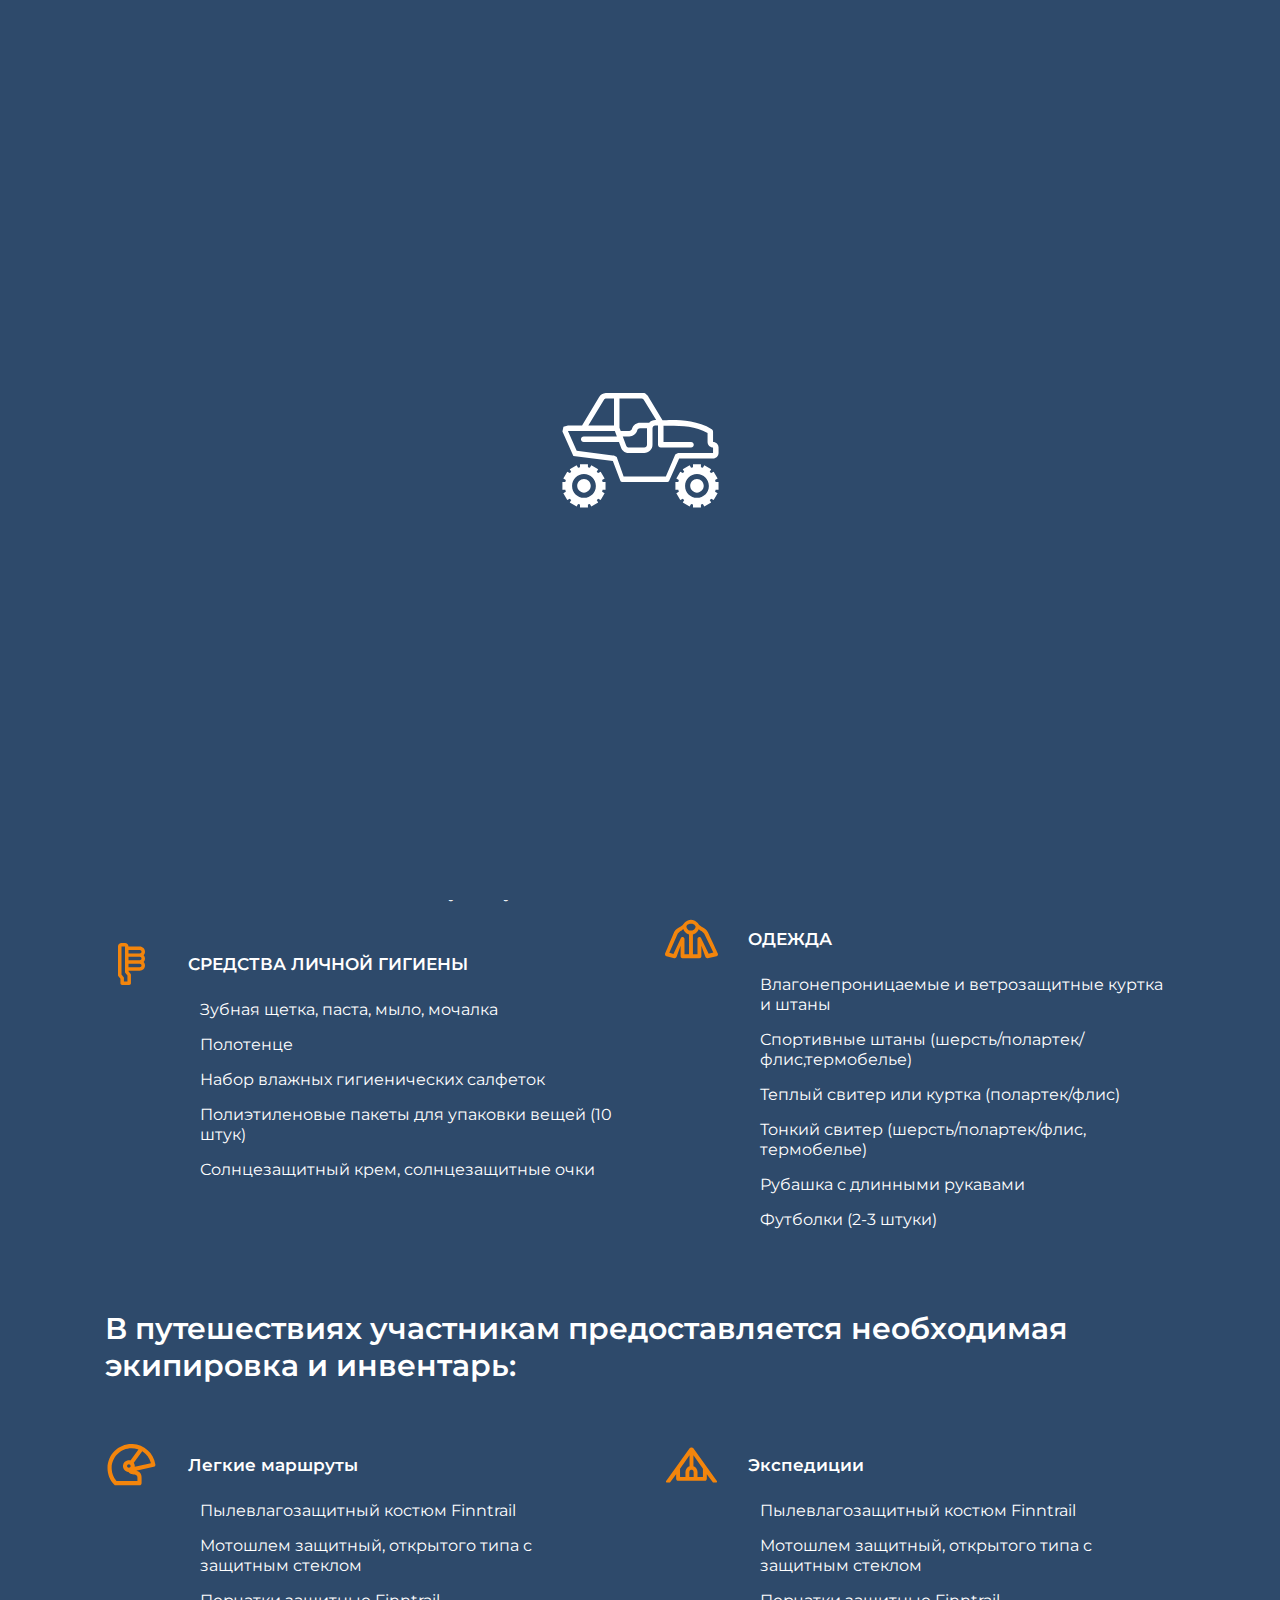
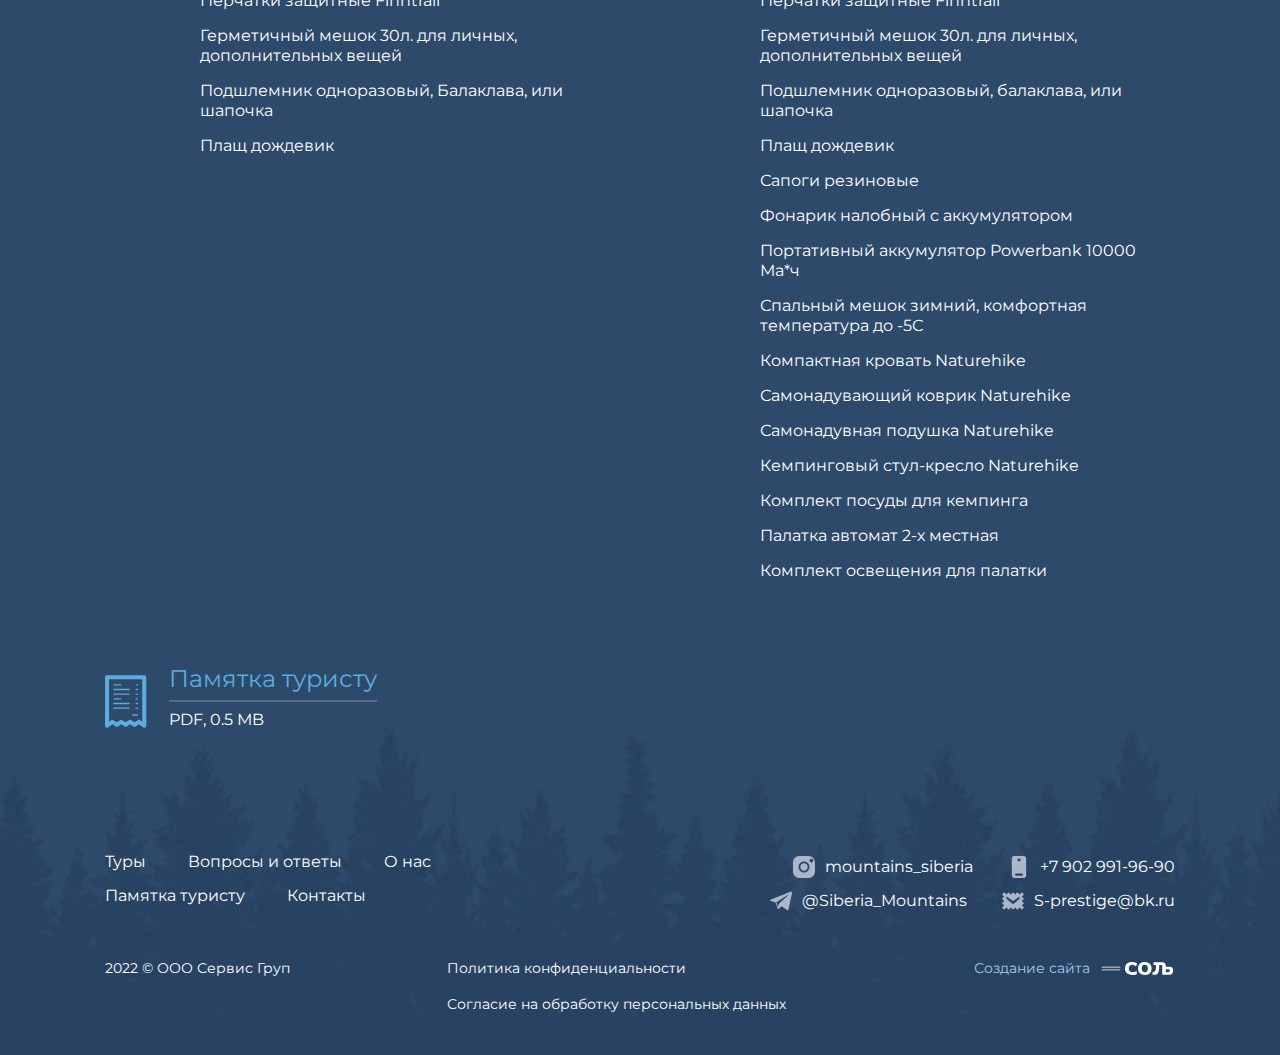
<file: memo-tourist.html>
<!DOCTYPE html>
<html lang="ru">

<head>
	<title>Памятка туристу</title>
	<meta charset="UTF-8">
	<meta name="format-detection" content="telephone=no">
	<!-- <style>body{opacity: 0;}</style> -->
	<link rel="stylesheet" href="css/style.min.css?_v=20220313150651">
	<link rel="shortcut icon" href="favicon.ico">
	<!-- <meta name="robots" content="noindex, nofollow"> -->
	<meta name="viewport" content="width=device-width, initial-scale=1.0">
</head>

<body>
	<div class="preloader">
		<div class="preloader__logo">
			<div class="preloader__car">
				<svg class="preloader__car-svg">
					<use xlink:href="img/icons/icons.svg#svg-preloader-car"></use>
				</svg>
				<svg class="preloader__car-wheel-left">
					<use xlink:href="img/icons/icons.svg#svg-preloader-wheel"></use>
				</svg>
				<svg class="preloader__car-wheel-right">
					<use xlink:href="img/icons/icons.svg#svg-preloader-wheel"></use>
				</svg>
			</div>
		</div>
	</div>
	<div class="wrapper">
		<header data-scroll="" data-scroll-show="5000" data-lp class="header">
			<div class="header__container">
				<div class="header__row">
					<div class="header__menu menu">
						<button type="button" class="menu__icon icon-menu"><span></span></button>
						<nav class="menu__body">
							<ul class="menu__list">
								<li class="menu__item"><a href="" class="menu__link link-animation">Туры</a></li>
								<li class="menu__item"><a href="" class="menu__link link-animation">Вопросы и ответы</a></li>
								<li class="menu__item"><a href="" class="menu__link link-animation">О нас</a></li>
								<li class="menu__item"><a href="" class="menu__link link-animation">Памятка туристу</a></li>
								<li class="menu__item"><a href="" class="menu__link link-animation">Контакты</a></li>
							</ul>
							<div class="contacts">
								<a href="" class="contacts__link">
									<svg class="contacts__link-svg">
										<use xlink:href="img/icons/icons.svg#svg-instagram"></use>
									</svg>
									<span class="contacts__link-span link-animation">mountains_siberia</span>
								</a>
								<a href="tel:+79029919690" class="contacts__link">
									<svg class="contacts__link-svg">
										<use xlink:href="img/icons/icons.svg#svg-phone"></use>
									</svg>
									<span class="contacts__link-span link-animation">+7 902 991-96-90</span>
								</a>
								<a href="https://t.me/Siberia_Mountains" class="contacts__link">
									<svg class="contacts__link-svg">
										<use xlink:href="img/icons/icons.svg#svg-telegram"></use>
									</svg>
									<span class="contacts__link-span link-animation">@Siberia_Mountains</span>
								</a>
								<a href="mailto:S-prestige@bk.ru" class="contacts__link">
									<svg class="contacts__link-svg">
										<use xlink:href="img/icons/icons.svg#svg-mail"></use>
									</svg>
									<span class="contacts__link-span link-animation">S-prestige@bk.ru</span>
								</a>
							</div>
						</nav>
					</div>
					<a href="" class="header__logo">
						<svg class="header__logo-svg">
							<use xlink:href="img/icons/icons.svg#svg-logo_main"></use>
						</svg>
					</a>
					<div class="header__contacts">
						<a href="" class="header__link">
							<svg class="header__link-svg">
								<use xlink:href="img/icons/icons.svg#svg-header_inst"></use>
							</svg>
							<span class="header__link-span link-animation">mountains_siberia</span>
						</a>
						<a href="tel:+79029919690" class="header__link">
							<svg class="header__link-svg header__link-svg_mobile">
								<use xlink:href="img/icons/icons.svg#svg-header_phone"></use>
							</svg>
							<span class="header__link-span link-animation">+7 902 991 96 90</span>
						</a>
					</div>
				</div>
			</div>
		</header>
		<main class="page">
			<div class="page__title">
				<img src="img/memo-tourist.svg" alt="">
			</div>
			<div class="memo-tourist">
				<div class="memo-tourist__container">
					<div class="memo-tourist__subtitle">Вещи, которые нужно взять с собой</div>
					<div class="memo-tourist__row">
						<div class="memo-tourist__col">
							<div class="memo-tourist__row-in">
								<div class="memo-tourist__icon">
									<svg class="memo-tourist__svg">
										<use xlink:href="img/icons/icons.svg#svg-icon-memo-doc"></use>
									</svg>
								</div>
								<div class="memo-tourist__headline">ДОКУМЕНТЫ</div>
								<ul class="memo-tourist__list">
									<li class="memo-tourist__item">Паспорт</li>
								</ul>
							</div>
							<div class="memo-tourist__row-in">
								<div class="memo-tourist__icon">
									<svg class="memo-tourist__svg">
										<use xlink:href="img/icons/icons.svg#svg-icon-memo-shoes"></use>
									</svg>
								</div>
								<div class="memo-tourist__headline">ОБУВЬ</div>
								<ul class="memo-tourist__list">
									<li class="memo-tourist__item">Ботинки трекинговые для горного похода</li>
									<li class="memo-tourist__item">Кроссовки</li>
									<li class="memo-tourist__item">Шлепанцы или тапочки для душа/сауны</li>
								</ul>
							</div>
							<div class="memo-tourist__row-in">
								<div class="memo-tourist__icon">
									<svg class="memo-tourist__svg">
										<use xlink:href="img/icons/icons.svg#svg-icon-memo-hygiene"></use>
									</svg>
								</div>
								<div class="memo-tourist__headline">СРЕДСТВА ЛИЧНОЙ ГИГИЕНЫ</div>
								<ul class="memo-tourist__list">
									<li class="memo-tourist__item">Зубная щетка, паста, мыло, мочалка</li>
									<li class="memo-tourist__item">Полотенце</li>
									<li class="memo-tourist__item">Набор влажных гигиенических салфеток</li>
									<li class="memo-tourist__item">Полиэтиленовые пакеты для упаковки вещей (10 штук)</li>
									<li class="memo-tourist__item">Солнцезащитный крем, солнцезащитные очки</li>
								</ul>
							</div>
						</div>
						<div class="memo-tourist__col">
							<div class="memo-tourist__row-in">
								<div class="memo-tourist__icon">
									<svg class="memo-tourist__svg">
										<use xlink:href="img/icons/icons.svg#svg-icon-memo-medicines"></use>
									</svg>
								</div>
								<div class="memo-tourist__headline">ПЕРСОНАЛЬНЫЕ МЕДИКАМЕНТЫ</div>
								<ul class="memo-tourist__list">
									<li class="memo-tourist__item">Если необходимо периодически или регулярно принимать специфические лекарственные средства или имеются хронические заболевания, которые могут обостриться во время путешествия</li>
								</ul>
							</div>
							<div class="memo-tourist__row-in">
								<div class="memo-tourist__icon">
									<svg class="memo-tourist__svg">
										<use xlink:href="img/icons/icons.svg#svg-icon-memo-photo"></use>
									</svg>
								</div>
								<div class="memo-tourist__headline">ФОТОАППАРАТ ИЛИ ВИДЕОКАМЕРА</div>
							</div>
							<div class="memo-tourist__row-in">
								<div class="memo-tourist__icon">
									<svg class="memo-tourist__svg">
										<use xlink:href="img/icons/icons.svg#svg-icon-memo-clothes"></use>
									</svg>
								</div>
								<div class="memo-tourist__headline">ОДЕЖДА</div>
								<ul class="memo-tourist__list">
									<li class="memo-tourist__item">Влагонепроницаемые и ветрозащитные куртка и штаны</li>
									<li class="memo-tourist__item">Спортивные штаны (шерсть/полартек/флис,термобелье)</li>
									<li class="memo-tourist__item">Теплый свитер или куртка (полартек/флис)</li>
									<li class="memo-tourist__item">Тонкий свитер (шерсть/полартек/флис, термобелье)</li>
									<li class="memo-tourist__item">Рубашка с длинными рукавами</li>
									<li class="memo-tourist__item">Футболки (2-3 штуки)</li>
								</ul>
							</div>
						</div>
					</div>
					<div class="memo-tourist__subtitle">В путешествиях участникам предоставляется необходимая экипировка и инвентарь:</div>
					<div class="memo-tourist__row">
						<div class="memo-tourist__col">
							<div class="memo-tourist__row-in">
								<div class="memo-tourist__icon">
									<svg class="memo-tourist__svg">
										<use xlink:href="img/icons/icons.svg#svg-icon-memo-routes"></use>
									</svg>
								</div>
								<div class="memo-tourist__headline">Легкие маршруты</div>
								<ul class="memo-tourist__list">
									<li class="memo-tourist__item">Пылевлагозащитный костюм Finntrail</li>
									<li class="memo-tourist__item">Мотошлем защитный, открытого типа с защитным стеклом</li>
									<li class="memo-tourist__item">Перчатки защитные Finntrail</li>
									<li class="memo-tourist__item">Герметичный мешок 30л. для личных, дополнительных вещей</li>
									<li class="memo-tourist__item">Подшлемник одноразовый, Балаклава, или шапочка</li>
									<li class="memo-tourist__item">Плащ дождевик</li>
								</ul>
							</div>
						</div>
						<div class="memo-tourist__col">
							<div class="memo-tourist__row-in">
								<div class="memo-tourist__icon">
									<svg class="memo-tourist__svg">
										<use xlink:href="img/icons/icons.svg#svg-icon-memo-expeditions"></use>
									</svg>
								</div>
								<div class="memo-tourist__headline">Экспедиции</div>
								<ul class="memo-tourist__list">
									<li class="memo-tourist__item">Пылевлагозащитный костюм Finntrail</li>
									<li class="memo-tourist__item">Мотошлем защитный, открытого типа с защитным стеклом</li>
									<li class="memo-tourist__item">Перчатки защитные Finntrail</li>
									<li class="memo-tourist__item">Герметичный мешок 30л. для личных, дополнительных вещей</li>
									<li class="memo-tourist__item">Подшлемник одноразовый, балаклава, или шапочка</li>
									<li class="memo-tourist__item">Плащ дождевик</li>
									<li class="memo-tourist__item">Сапоги резиновые</li>
									<li class="memo-tourist__item">Фонарик налобный с аккумулятором</li>
									<li class="memo-tourist__item">Портативный аккумулятор Powerbank 10000 Ма*ч</li>
									<li class="memo-tourist__item">Спальный мешок зимний, комфортная температура до -5С</li>
									<li class="memo-tourist__item">Компактная кровать Naturehike</li>
									<li class="memo-tourist__item">Самонадувающий коврик Naturehike</li>
									<li class="memo-tourist__item">Самонадувная подушка Naturehike</li>
									<li class="memo-tourist__item">Кемпинговый стул-кресло Naturehike</li>
									<li class="memo-tourist__item">Комплект посуды для кемпинга</li>
									<li class="memo-tourist__item">Палатка автомат 2-х местная</li>
									<li class="memo-tourist__item">Комплект освещения для палатки</li>
								</ul>
							</div>
						</div>
					</div>
					<a href="" class="link__download">
						<svg class="link__download-svg">
							<use xlink:href="img/icons/icons.svg#svg-document"></use>
						</svg>
						<span class="link__download-text">
							<span class="link__download-span">Памятка туристу</span>
							<span class="link__download-extension">PDF, 0.5 МB</span>
						</span>
					</a>
				</div>
			</div>
		</main>
		<footer class="footer">
			<div class="footer__container">
				<div class="footer__row">
					<div class="footer__menu menu">
						<nav class="menu__body">
							<ul class="menu__list">
								<li class="menu__item"><a href="" class="menu__link link-animation">Туры</a></li>
								<li class="menu__item"><a href="" class="menu__link link-animation">Вопросы и ответы</a></li>
								<li class="menu__item"><a href="" class="menu__link link-animation">О нас</a></li>
								<li class="menu__item"><a href="" class="menu__link link-animation">Памятка туристу</a></li>
								<li class="menu__item"><a href="" class="menu__link link-animation">Контакты</a></li>
							</ul>
						</nav>
					</div>
					<div class="footer__contacts contacts">
						<a href="" class="contacts__link">
							<svg class="contacts__link-svg">
								<use xlink:href="img/icons/icons.svg#svg-instagram"></use>
							</svg>
							<span class="contacts__link-span link-animation">mountains_siberia</span>
						</a>
						<a href="tel:+79029919690" class="contacts__link">
							<svg class="contacts__link-svg">
								<use xlink:href="img/icons/icons.svg#svg-phone"></use>
							</svg>
							<span class="contacts__link-span link-animation">+7 902 991-96-90</span>
						</a>
						<a href="https://t.me/Siberia_Mountains" class="contacts__link">
							<svg class="contacts__link-svg">
								<use xlink:href="img/icons/icons.svg#svg-telegram"></use>
							</svg>
							<span class="contacts__link-span link-animation">@Siberia_Mountains</span>
						</a>
						<a href="mailto:S-prestige@bk.ru" class="contacts__link">
							<svg class="contacts__link-svg">
								<use xlink:href="img/icons/icons.svg#svg-mail"></use>
							</svg>
							<span class="contacts__link-span link-animation">S-prestige@bk.ru</span>
						</a>
					</div>
				</div>
				<div class="footer__bottom copyright">
					<div class="copyright__body">
						<div class="copyright__item">2022 © ООО Сервис Груп</div>
						<a href="#" data-popup="#policy" class="copyright__item">Политика конфиденциальности</a>
						<a href="#" data-popup="#consent" class="copyright__item">Согласие на обработку персональных данных</a>
						<a href="https://websalt.ru" target="_blank" class="copyright__item">Создание сайта
							<svg class="copyright__item-svg">
								<use xlink:href="img/icons/icons.svg#svg-logo_salt"></use>
							</svg>
						</a>
					</div>
				</div>
			</div>
		</footer>
	</div>
	<div id="reserv" aria-hidden="true" class="popup">
		<div class="popup__wrapper">
			<div class="popup__content">
				<button data-close type="button" class="popup__close btn-close">
					<svg class="btn-close__svg">
						<use xlink:href="img/icons/icons.svg#svg-close"></use>
					</svg>
				</button>
				<div class="reserv">
					<div class="reserv__container">
						<div class="reserv__row">
							<div class="reserv__header">
								<div class="reserv__title"><svg class="reserv__svg">
										<use xlink:href="img/icons/icons.svg#svg-reserv_title"></use>
									</svg>
								</div>
								<div class="reserv__subtitle">Оставьте контакты, мы свяжемся с вами
									в ближайшее время
								</div>
							</div>
							<div class="reserv__form">
								<form action="#" method="get" id="form-popup" class="form">
									<div class="form__line">
										<label for="userName" class="form__label">Ваше имя *</label>
										<input id="userName" autocomplete="off" type="text" name="form[]" class="form__input input" data-parsley-required>
										<span class="form__input-clear"><img src="img/input_close.svg" alt=""></span>
									</div>
									<div class="form__line">
										<label for="userPhone" class="form__label">Телефон *</label>
										<input id="userPhone" autocomplete="off" type="phone" name="form[]" class="form__input js_phone" data-parsley-required>
										<span class="form__input-clear"><img src="img/input_close.svg" alt=""></span>
									</div>
									<div class="form__line">
										<label for="userMail" class="form__label">E-mail</label>
										<input id="userMail" autocomplete="off" type="email" name="form[]" class="form__input" data-parsley-type="email">
										<span class="form__input-clear"><img src="img/input_close.svg" alt=""></span>
									</div>
									<div class="form__line">
										<label for="userMessage" class="form__label">Комментарий</label>
										<textarea id="userMessage" autocomplete="off" name="form[]" class="form__input"></textarea>
										<span class="form__input-clear"><img src="img/input_close.svg" alt=""></span>
									</div>
									<div class="form__row">
										<button type="submit" class="form__button button">Отправить</button>
										<div class="checkbox">
											<label for="c_1" class="checkbox__label"><span class="checkbox__text">Отправляя данные, я даю свое согласие на </span><a href="#" data-popup="#consent" class="checkbox__link">обработку перс. данных</a></label>
										</div>
									</div>
								</form>
							</div>
						</div>
					</div>
				</div>
			</div>
		</div>
	</div>
	<div id="thanks" aria-hidden="true" class="popup">
		<div class="popup__wrapper">
			<div class="popup__content">
				<button data-close type="button" class="popup__close btn-close">
					<svg class="btn-close__svg">
						<use xlink:href="img/icons/icons.svg#svg-close"></use>
					</svg>
				</button>
				<div class="thanks">
					<div class="thanks__title">
						<img src="img/title_thanks.svg" alt="">
					</div>
					<div class="thanks__subtitle">
						Мы свяжемся с вами в ближайшее время
					</div>
				</div>
			</div>
		</div>
	</div>
	<div id="consent" aria-hidden="true" class="popup">
		<div class="popup__wrapper">
			<div class="popup__content">
				<button data-close type="button" class="popup__close btn-close">
					<svg class="btn-close__svg">
						<use xlink:href="img/icons/icons.svg#svg-close"></use>
					</svg>
				</button>
				<div class="popup__title">Согласие на обработку персональных данных</div>
				<div class="popup__text">Lorem ipsum dolor sit amet consectetur adipisicing elit. Dignissimos accusamus corrupti veniam magnam rem, odio minus dolorem beatae vero nostrum non aperiam quas voluptatem error aliquid reiciendis qui voluptas! Harum!</div>
			</div>
		</div>
	</div>
	<div id="policy" aria-hidden="true" class="popup">
		<div class="popup__wrapper">
			<div class="popup__content">
				<button data-close type="button" class="popup__close btn-close">
					<svg class="btn-close__svg">
						<use xlink:href="img/icons/icons.svg#svg-close"></use>
					</svg>
				</button>
				<div class="popup__title">Политика конфиденциальности</div>
				<div class="popup__text">Lorem ipsum dolor sit amet consectetur adipisicing elit. Dignissimos accusamus corrupti veniam magnam rem, odio minus dolorem beatae vero nostrum non aperiam quas voluptatem error aliquid reiciendis qui voluptas! Harum!</div>
			</div>
		</div>
	</div>
	<div id="video-about" aria-hidden="true" class="popup video-popup">
		<div class="popup__wrapper">
			<button data-close type="button" class="popup__close btn-close">
				<svg class="btn-close__svg">
					<use xlink:href="img/icons/icons.svg#svg-close"></use>
				</svg>
			</button>
			<div class="popup__content">
				<div class="video-popup__wrapper">
					<video pip="false" class="video-popup__video" src="files/video/slider-video-1.mp4" preload="metadata" muted controls></video>
				</div>
			</div>
		</div>
	</div>
	<div id="video-popup_1" aria-hidden="true" class="popup video-popup">
		<div class="popup__wrapper">
			<button data-close type="button" class="popup__close btn-close">
				<svg class="btn-close__svg">
					<use xlink:href="img/icons/icons.svg#svg-close"></use>
				</svg>
			</button>
			<div class="popup__content">
				<div class="video-popup__wrapper">
					<video pip="false" class="video-popup__video" src="files/video/slider-video-1.mp4" preload="metadata" muted controls></video>
				</div>
			</div>
		</div>
	</div>
	<div id="video-popup_2" aria-hidden="true" class="popup video-popup">
		<div class="popup__wrapper">
			<button data-close type="button" class="popup__close btn-close">
				<svg class="btn-close__svg">
					<use xlink:href="img/icons/icons.svg#svg-close"></use>
				</svg>
			</button>
			<div class="popup__content">
				<div class="video-popup__wrapper">
					<video pip="false" class="video-popup__video" src="files/video/slider-video-2.mp4" preload="metadata" muted controls></video>
				</div>
			</div>
		</div>
	</div>
	<div id="video-popup_3" aria-hidden="true" class="popup video-popup">
		<div class="popup__wrapper">
			<button data-close type="button" class="popup__close btn-close">
				<svg class="btn-close__svg">
					<use xlink:href="img/icons/icons.svg#svg-close"></use>
				</svg>
			</button>
			<div class="popup__content">
				<div class="video-popup__wrapper">
					<video pip="false" class="video-popup__video" src="files/video/slider-video-3.mp4" preload="metadata" muted controls></video>
				</div>
			</div>
		</div>
	</div>
	<div id="video-popup_4" aria-hidden="true" class="popup video-popup">
		<div class="popup__wrapper">
			<button data-close type="button" class="popup__close btn-close">
				<svg class="btn-close__svg">
					<use xlink:href="img/icons/icons.svg#svg-close"></use>
				</svg>
			</button>
			<div class="popup__content">
				<div class="video-popup__wrapper">
					<video pip="false" class="video-popup__video" src="files/video/slider-video-4.mp4" preload="metadata" muted controls></video>
				</div>
			</div>
		</div>
	</div>
	<div id="video-detail-popup_1" aria-hidden="true" class="popup video-popup">
		<div class="popup__wrapper">
			<button data-close type="button" class="popup__close btn-close">
				<svg class="btn-close__svg">
					<use xlink:href="img/icons/icons.svg#svg-close"></use>
				</svg>
			</button>
			<div class="popup__content">
				<div class="video-popup__wrapper">
					<video pip="false" class="video-popup__video" src="files/video/slider-video-1.mp4" preload="metadata" muted controls></video>
				</div>
			</div>
		</div>
	</div>
	<div id="video-detail-popup_2" aria-hidden="true" class="popup video-popup">
		<div class="popup__wrapper">
			<button data-close type="button" class="popup__close btn-close">
				<svg class="btn-close__svg">
					<use xlink:href="img/icons/icons.svg#svg-close"></use>
				</svg>
			</button>
			<div class="popup__content">
				<div class="video-popup__wrapper">
					<video pip="false" class="video-popup__video" src="files/video/slider-video-2.mp4" preload="metadata" muted controls></video>
				</div>
			</div>
		</div>
	</div>
	<div id="video-detail-popup_3" aria-hidden="true" class="popup video-popup">
		<div class="popup__wrapper">
			<button data-close type="button" class="popup__close btn-close">
				<svg class="btn-close__svg">
					<use xlink:href="img/icons/icons.svg#svg-close"></use>
				</svg>
			</button>
			<div class="popup__content">
				<div class="video-popup__wrapper">
					<video pip="false" class="video-popup__video" src="files/video/slider-video-3.mp4" preload="metadata" muted controls></video>
				</div>
			</div>
		</div>
	</div>
	<div id="video-detail-popup_4" aria-hidden="true" class="popup video-popup">
		<div class="popup__wrapper">
			<button data-close type="button" class="popup__close btn-close">
				<svg class="btn-close__svg">
					<use xlink:href="img/icons/icons.svg#svg-close"></use>
				</svg>
			</button>
			<div class="popup__content">
				<div class="video-popup__wrapper">
					<video pip="false" class="video-popup__video" src="files/video/slider-video-4.mp4" preload="metadata" muted controls></video>
				</div>
			</div>
		</div>
	</div>
	<script src="https://code.jquery.com/jquery-3.6.0.min.js?_v=20220313150651" integrity="sha256-/xUj+3OJU5yExlq6GSYGSHk7tPXikynS7ogEvDej/m4=" crossorigin="anonymous"></script>
	<script src="js/app.min.js?_v=20220313150651"></script>
</body>

</html>
</file>
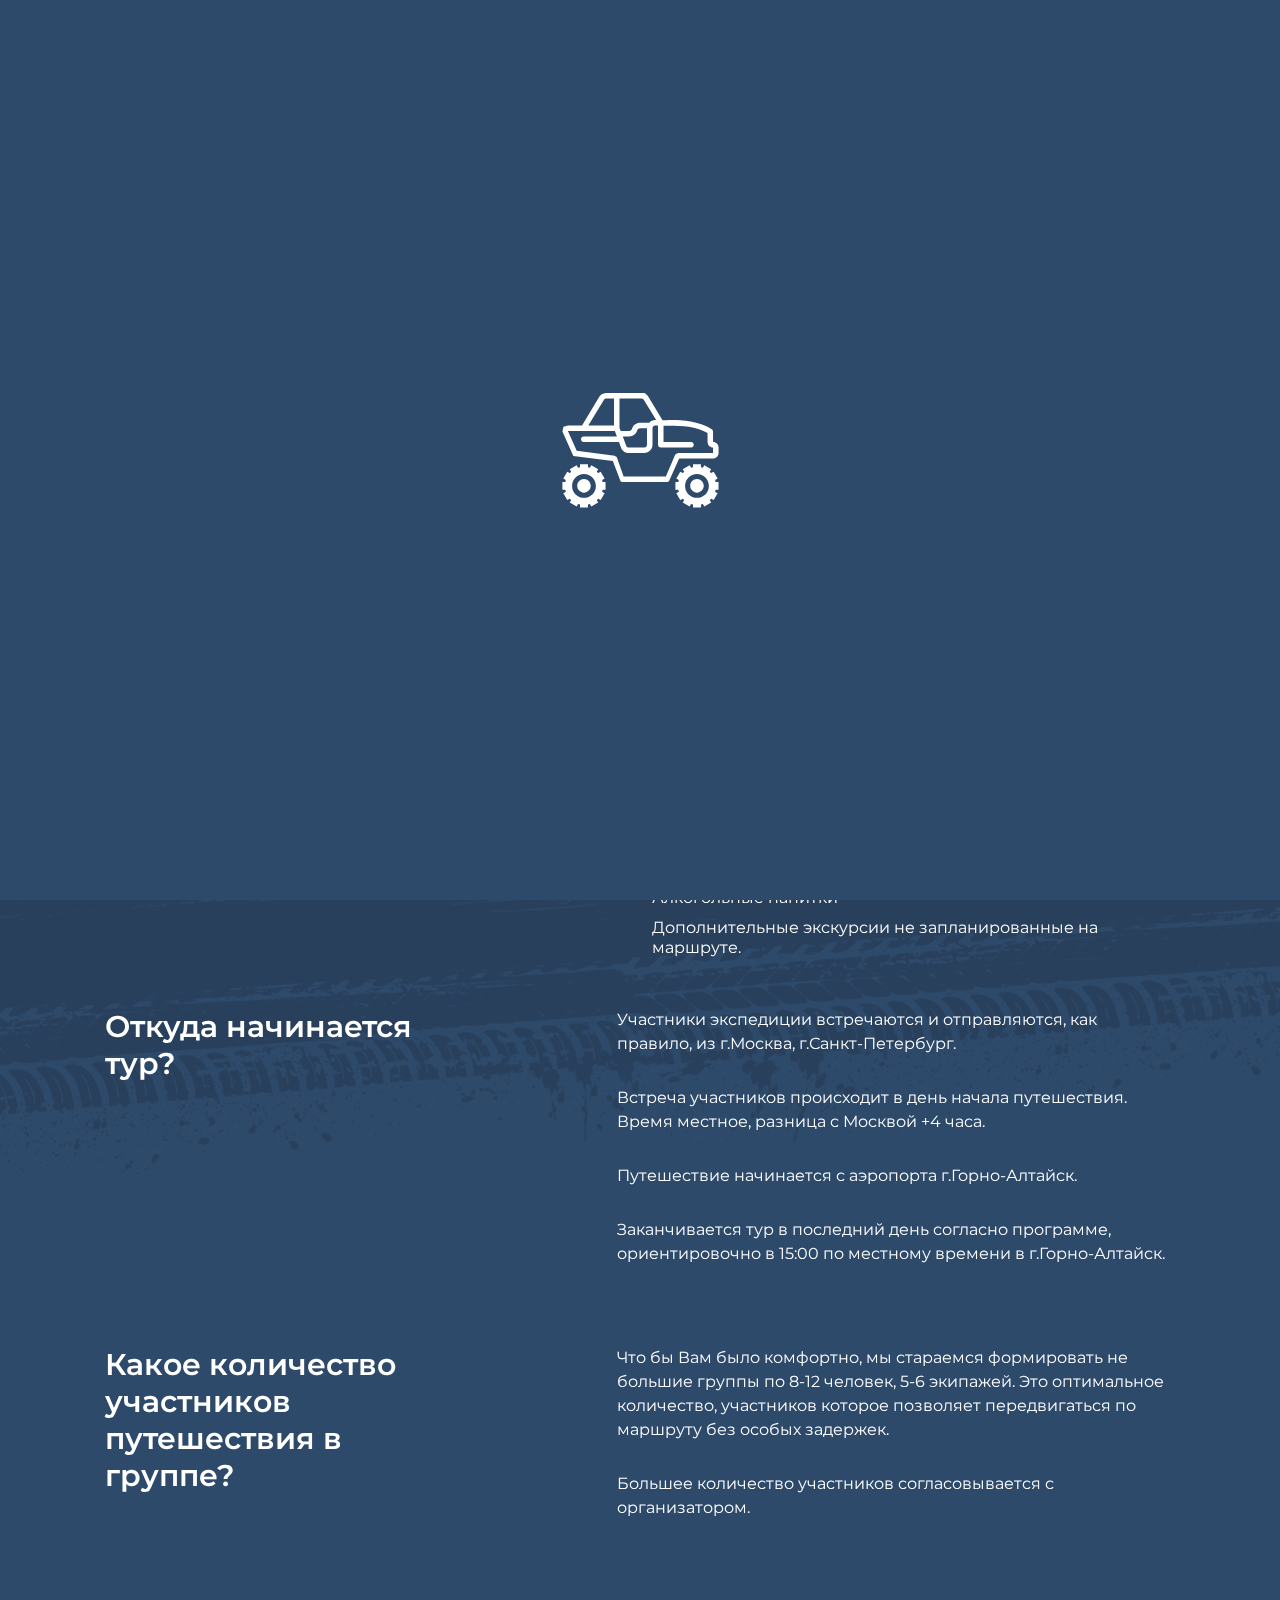
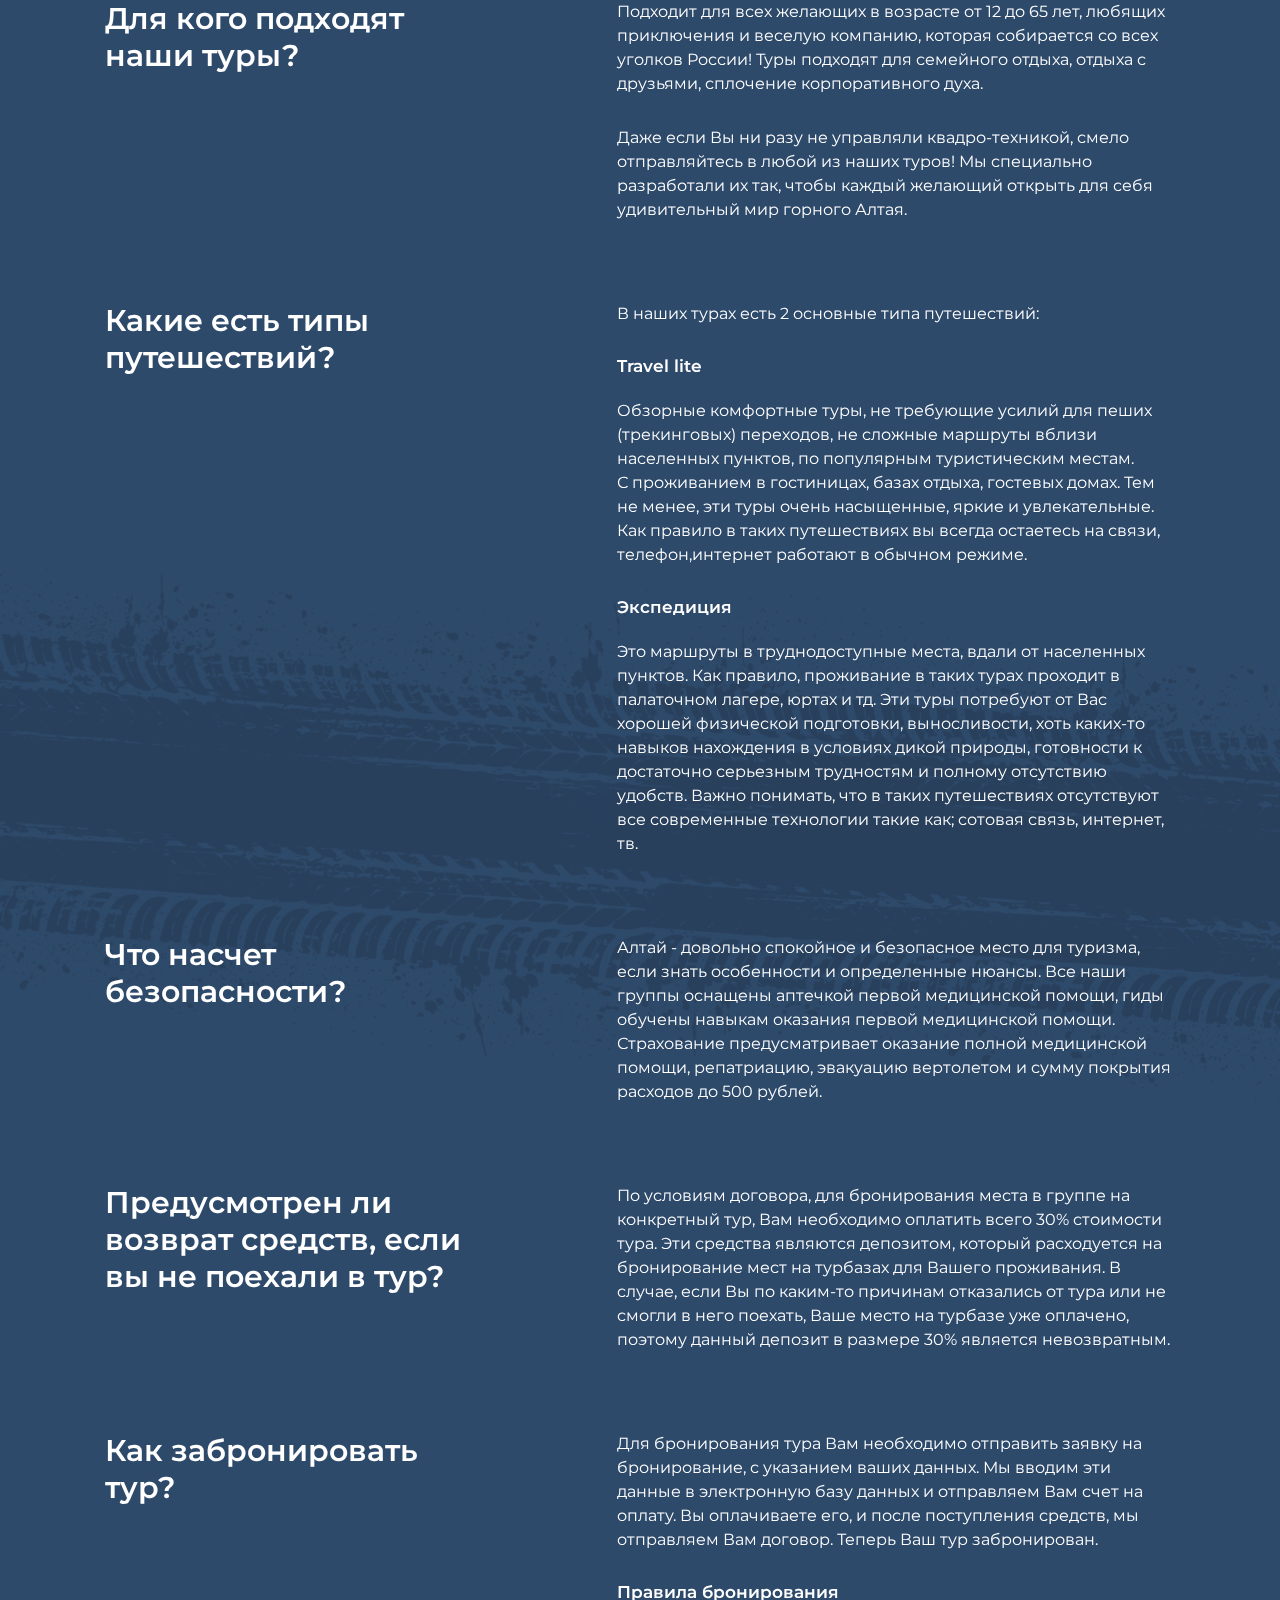
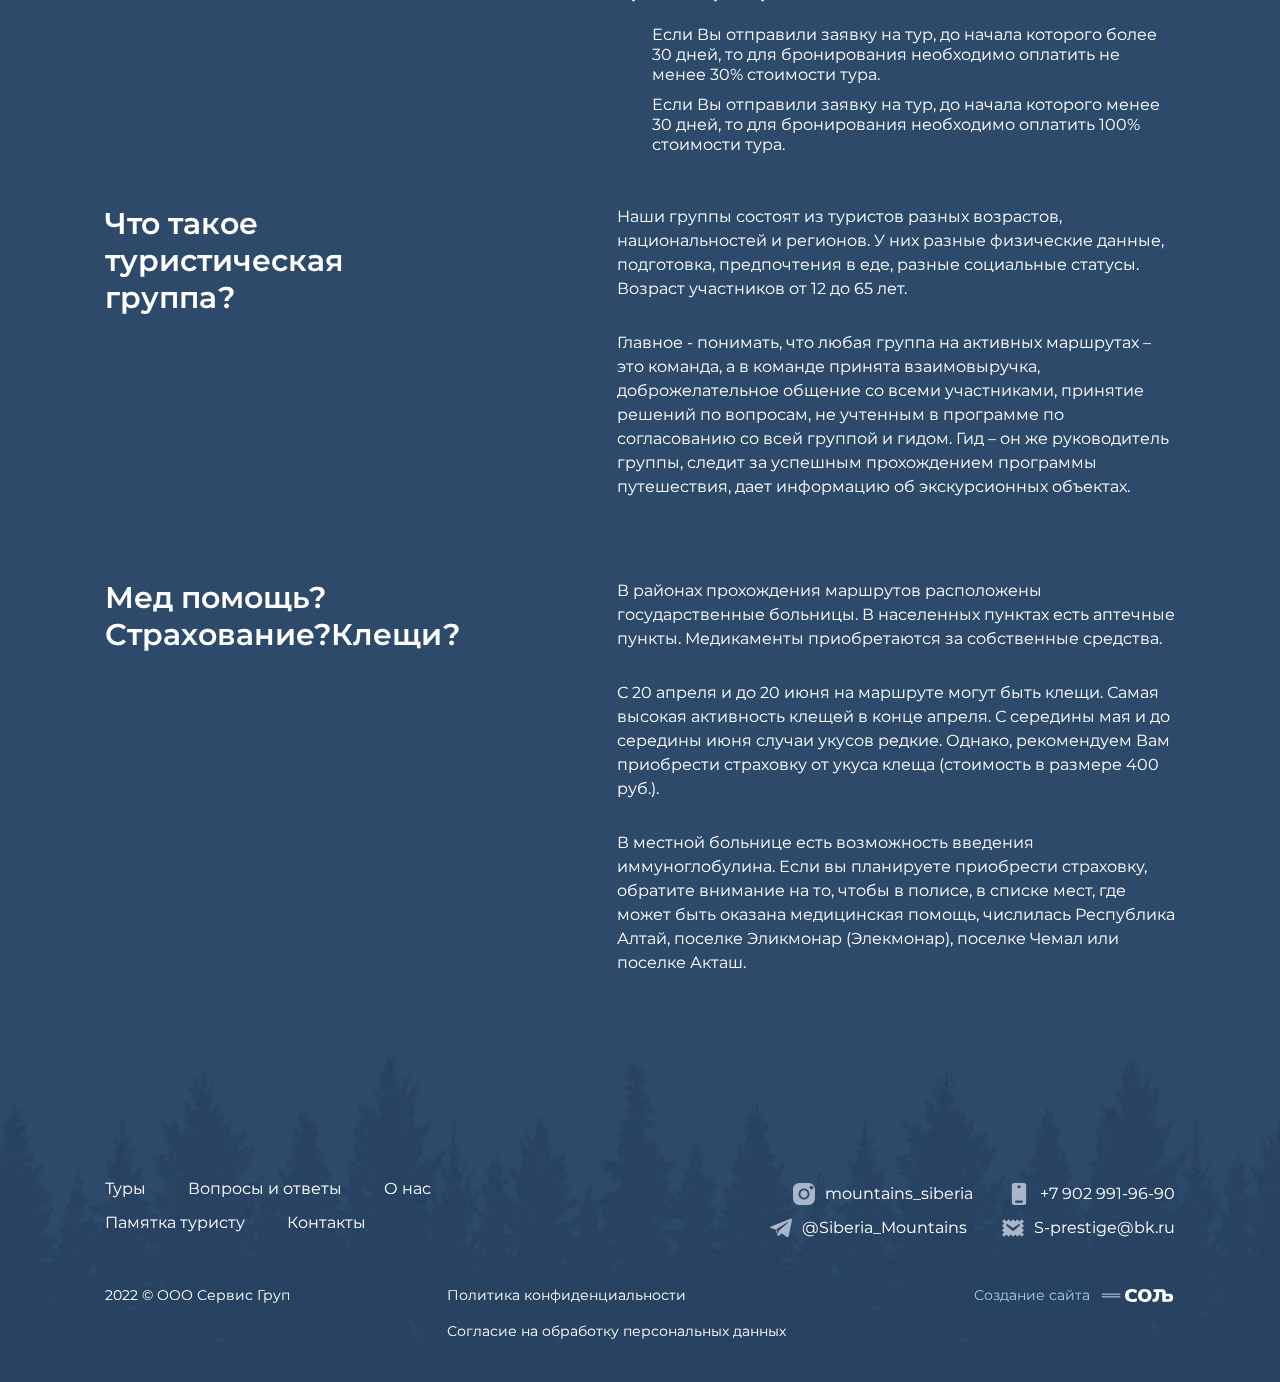
<file: questions-answers.html>
<!DOCTYPE html>
<html lang="ru">

<head>
	<title>Вопросы и ответы</title>
	<meta charset="UTF-8">
	<meta name="format-detection" content="telephone=no">
	<!-- <style>body{opacity: 0;}</style> -->
	<link rel="stylesheet" href="css/style.min.css?_v=20220313150651">
	<link rel="shortcut icon" href="favicon.ico">
	<!-- <meta name="robots" content="noindex, nofollow"> -->
	<meta name="viewport" content="width=device-width, initial-scale=1.0">
</head>

<body>
	<div class="preloader">
		<div class="preloader__logo">
			<div class="preloader__car">
				<svg class="preloader__car-svg">
					<use xlink:href="img/icons/icons.svg#svg-preloader-car"></use>
				</svg>
				<svg class="preloader__car-wheel-left">
					<use xlink:href="img/icons/icons.svg#svg-preloader-wheel"></use>
				</svg>
				<svg class="preloader__car-wheel-right">
					<use xlink:href="img/icons/icons.svg#svg-preloader-wheel"></use>
				</svg>
			</div>
		</div>
	</div>
	<div class="wrapper">
		<header data-scroll="" data-scroll-show="5000" data-lp class="header">
			<div class="header__container">
				<div class="header__row">
					<div class="header__menu menu">
						<button type="button" class="menu__icon icon-menu"><span></span></button>
						<nav class="menu__body">
							<ul class="menu__list">
								<li class="menu__item"><a href="" class="menu__link link-animation">Туры</a></li>
								<li class="menu__item"><a href="" class="menu__link link-animation">Вопросы и ответы</a></li>
								<li class="menu__item"><a href="" class="menu__link link-animation">О нас</a></li>
								<li class="menu__item"><a href="" class="menu__link link-animation">Памятка туристу</a></li>
								<li class="menu__item"><a href="" class="menu__link link-animation">Контакты</a></li>
							</ul>
							<div class="contacts">
								<a href="" class="contacts__link">
									<svg class="contacts__link-svg">
										<use xlink:href="img/icons/icons.svg#svg-instagram"></use>
									</svg>
									<span class="contacts__link-span link-animation">mountains_siberia</span>
								</a>
								<a href="tel:+79029919690" class="contacts__link">
									<svg class="contacts__link-svg">
										<use xlink:href="img/icons/icons.svg#svg-phone"></use>
									</svg>
									<span class="contacts__link-span link-animation">+7 902 991-96-90</span>
								</a>
								<a href="https://t.me/Siberia_Mountains" class="contacts__link">
									<svg class="contacts__link-svg">
										<use xlink:href="img/icons/icons.svg#svg-telegram"></use>
									</svg>
									<span class="contacts__link-span link-animation">@Siberia_Mountains</span>
								</a>
								<a href="mailto:S-prestige@bk.ru" class="contacts__link">
									<svg class="contacts__link-svg">
										<use xlink:href="img/icons/icons.svg#svg-mail"></use>
									</svg>
									<span class="contacts__link-span link-animation">S-prestige@bk.ru</span>
								</a>
							</div>
						</nav>
					</div>
					<a href="" class="header__logo">
						<svg class="header__logo-svg">
							<use xlink:href="img/icons/icons.svg#svg-logo_main"></use>
						</svg>
					</a>
					<div class="header__contacts">
						<a href="" class="header__link">
							<svg class="header__link-svg">
								<use xlink:href="img/icons/icons.svg#svg-header_inst"></use>
							</svg>
							<span class="header__link-span link-animation">mountains_siberia</span>
						</a>
						<a href="tel:+79029919690" class="header__link">
							<svg class="header__link-svg header__link-svg_mobile">
								<use xlink:href="img/icons/icons.svg#svg-header_phone"></use>
							</svg>
							<span class="header__link-span link-animation">+7 902 991 96 90</span>
						</a>
					</div>
				</div>
			</div>
		</header>
		<main class="page">
			<div class="page__title">
				<img src="img/title_questions-answers.svg" alt="">
			</div>
			<div class="questions">
				<div class="questions__image-ibg"><picture><source data-srcset="img/about_bg.webp" type="image/webp"><img data-src="img/about_bg.png" alt=""></picture></div>
				<div class="questions__container">
					<div class="questions__row">
						<div class="questions__subtitle">Что входит в стоимость тура?</div>
						<div class="questions__value">
							<div class="questions__text">Мы включаем в стоимость путешествия максимальное количество позиций: трансфер от Горно-Алтайска "туда и обратно", все внутри маршрутные передвижения, проживание, завтраки, ужины, перекусы, баню, и прочее. Экипировка для путешествия, аренда техники, ГСМ, услуги сервисного специалиста, сопровождение на маршруте.</div>
							<div class="questions__text">Подробнее ознакомиться с тем, что входит и что не входит в стоимость каждого тура Вы можете в программе путешествия, расположенной в описании каждого тура.</div>
							<div class="questions__headline">В стоимость туров НЕ ВХОДИТ:</div>
							<ul class="questions__list">
								<li class="questions__item">Стоимость авиа-и железнодорожных билетов.</li>
								<li class="questions__item">Алкогольные напитки</li>
								<li class="questions__item">Дополнительные экскурсии не запланированные на маршруте.</li>
							</ul>
						</div>
					</div>
					<div class="questions__row">
						<div class="questions__subtitle">Откуда начинается тур?</div>
						<div class="questions__value">
							<div class="questions__text">Участники экспедиции встречаются и отправляются, как правило, из г.Москва, г.Санкт-Петербург.</div>
							<div class="questions__text">Встреча участников происходит в день начала путешествия. Время местное, разница с Москвой +4 часа.</div>
							<div class="questions__text">Путешествие начинается с аэропорта г.Горно-Алтайск.</div>
							<div class="questions__text">Заканчивается тур в последний день согласно программе, ориентировочно в 15:00 по местному времени в г.Горно-Алтайск.</div>
						</div>
					</div>
					<div class="questions__row">
						<div class="questions__subtitle">Какое количество участников путешествия в группе?</div>
						<div class="questions__value">
							<div class="questions__text">Что бы Вам было комфортно, мы стараемся формировать не большие группы по 8-12 человек, 5-6 экипажей. Это оптимальное количество, участников которое позволяет передвигаться по маршруту без особых задержек.</div>
							<div class="questions__text">Большее количество участников согласовывается с организатором.</div>
						</div>
					</div>
					<div class="questions__row">
						<div class="questions__subtitle">Для кого подходят наши туры?</div>
						<div class="questions__value">
							<div class="questions__text">Подходит для всех желающих в возрасте от 12 до 65 лет, любящих приключения и веселую компанию, которая собирается со всех уголков России! Туры подходят для семейного отдыха, отдыха с друзьями, сплочение корпоративного духа.</div>
							<div class="questions__text">Даже если Вы ни разу не управляли квадро-техникой, смело отправляйтесь в любой из наших туров! Мы специально разработали их так, чтобы каждый желающий открыть для себя удивительный мир горного Алтая.</div>
						</div>
					</div>
					<div class="questions__row">
						<div class="questions__subtitle">Какие есть типы путешествий?</div>
						<div class="questions__value">
							<div class="questions__text">В наших турах есть 2 основные типа путешествий:</div>
							<div class="questions__headline">Travel lite</div>
							<div class="questions__text">Обзорные комфортные туры, не требующие усилий для пеших (трекинговых) переходов, не сложные маршруты вблизи населенных пунктов, по популярным туристическим местам. С проживанием в гостиницах, базах отдыха, гостевых домах. Тем не менее, эти туры очень насыщенные, яркие и увлекательные. Как правило в таких путешествиях вы всегда остаетесь на связи, телефон,интернет работают в обычном режиме.</div>
							<div class="questions__headline">Экспедиция</div>
							<div class="questions__text">Это маршруты в труднодоступные места, вдали от населенных пунктов. Как правило, проживание в таких турах проходит в палаточном лагере, юртах и тд. Эти туры потребуют от Вас хорошей физической подготовки, выносливости, хоть каких-то навыков нахождения в условиях дикой природы, готовности к достаточно серьезным трудностям и полному отсутствию удобств. Важно понимать, что в таких путешествиях отсутствуют все современные технологии такие как; сотовая связь, интернет, тв.</div>
						</div>
					</div>
					<div class="questions__row">
						<div class="questions__subtitle">Что насчет безопасности?</div>
						<div class="questions__value">
							<div class="questions__text">Алтай - довольно спокойное и безопасное место для туризма, если знать особенности и определенные нюансы. Все наши группы оснащены аптечкой первой медицинской помощи, гиды обучены навыкам оказания первой медицинской помощи. Страхование предусматривает оказание полной медицинской помощи, репатриацию, эвакуацию вертолетом и сумму покрытия расходов до 500 рублей.</div>
						</div>
					</div>
					<div class="questions__row">
						<div class="questions__subtitle">Предусмотрен ли возврат средств, если вы не поехали в тур?</div>
						<div class="questions__value">
							<div class="questions__text">По условиям договора, для бронирования места в группе на конкретный тур, Вам необходимо оплатить всего 30% стоимости тура. Эти средства являются депозитом, который расходуется на бронирование мест на турбазах для Вашего проживания. В случае, если Вы по каким-то причинам отказались от тура или не смогли в него поехать, Ваше место на турбазе уже оплачено, поэтому данный депозит в размере 30% является невозвратным.</div>
						</div>
					</div>
					<div class="questions__row">
						<div class="questions__subtitle">Как забронировать тур?</div>
						<div class="questions__value">
							<div class="questions__text">Для бронирования тура Вам необходимо отправить заявку на бронирование, с указанием ваших данных. Мы вводим эти данные в электронную базу данных и отправляем Вам счет на оплату. Вы оплачиваете его, и после поступления средств, мы отправляем Вам договор. Теперь Ваш тур забронирован.</div>
							<div class="questions__headline">Правила бронирования</div>
							<ul class="questions__list">
								<li class="questions__item">Если Вы отправили заявку на тур, до начала которого более 30 дней, то для бронирования необходимо оплатить не менее 30% стоимости тура.</li>
								<li class="questions__item">Если Вы отправили заявку на тур, до начала которого менее 30 дней, то для бронирования необходимо оплатить 100% стоимости тура.</li>
							</ul>
						</div>
					</div>
					<div class="questions__row">
						<div class="questions__subtitle">Что такое туристическая группа?</div>
						<div class="questions__value">
							<div class="questions__text">Наши группы состоят из туристов разных возрастов, национальностей и регионов. У них разные физические данные, подготовка, предпочтения в еде, разные социальные статусы. Возраст участников от 12 до 65 лет. </div>
							<div class="questions__text">Главное - понимать, что любая группа на активных маршрутах – это команда, а в команде принята взаимовыручка, доброжелательное общение со всеми участниками, принятие решений по вопросам, не учтенным в программе по согласованию со всей группой и гидом. Гид – он же руководитель группы, следит за успешным прохождением программы путешествия, дает информацию об экскурсионных объектах.</div>
						</div>
					</div>
					<div class="questions__row">
						<div class="questions__subtitle">Мед помощь? Страхование?Клещи?</div>
						<div class="questions__value">
							<div class="questions__text">В районах прохождения маршрутов расположены государственные больницы. В населенных пунктах есть аптечные пункты. Медикаменты приобретаются за собственные средства.</div>
							<div class="questions__text">С 20 апреля и до 20 июня на маршруте могут быть клещи. Самая высокая активность клещей в конце апреля. С середины мая и до середины июня случаи укусов редкие. Однако, рекомендуем Вам приобрести страховку от укуса клеща (стоимость в размере 400 руб.). </div>
							<div class="questions__text">В местной больнице есть возможность введения иммуноглобулина. Если вы планируете приобрести страховку, обратите внимание на то, чтобы в полисе, в списке мест, где может быть оказана медицинская помощь, числилась Республика Алтай, поселке Эликмонар (Элекмонар), поселке Чемал или поселке Акташ.</div>
						</div>
					</div>
				</div>
			</div>
		</main>
		<footer class="footer">
			<div class="footer__container">
				<div class="footer__row">
					<div class="footer__menu menu">
						<nav class="menu__body">
							<ul class="menu__list">
								<li class="menu__item"><a href="" class="menu__link link-animation">Туры</a></li>
								<li class="menu__item"><a href="" class="menu__link link-animation">Вопросы и ответы</a></li>
								<li class="menu__item"><a href="" class="menu__link link-animation">О нас</a></li>
								<li class="menu__item"><a href="" class="menu__link link-animation">Памятка туристу</a></li>
								<li class="menu__item"><a href="" class="menu__link link-animation">Контакты</a></li>
							</ul>
						</nav>
					</div>
					<div class="footer__contacts contacts">
						<a href="" class="contacts__link">
							<svg class="contacts__link-svg">
								<use xlink:href="img/icons/icons.svg#svg-instagram"></use>
							</svg>
							<span class="contacts__link-span link-animation">mountains_siberia</span>
						</a>
						<a href="tel:+79029919690" class="contacts__link">
							<svg class="contacts__link-svg">
								<use xlink:href="img/icons/icons.svg#svg-phone"></use>
							</svg>
							<span class="contacts__link-span link-animation">+7 902 991-96-90</span>
						</a>
						<a href="https://t.me/Siberia_Mountains" class="contacts__link">
							<svg class="contacts__link-svg">
								<use xlink:href="img/icons/icons.svg#svg-telegram"></use>
							</svg>
							<span class="contacts__link-span link-animation">@Siberia_Mountains</span>
						</a>
						<a href="mailto:S-prestige@bk.ru" class="contacts__link">
							<svg class="contacts__link-svg">
								<use xlink:href="img/icons/icons.svg#svg-mail"></use>
							</svg>
							<span class="contacts__link-span link-animation">S-prestige@bk.ru</span>
						</a>
					</div>
				</div>
				<div class="footer__bottom copyright">
					<div class="copyright__body">
						<div class="copyright__item">2022 © ООО Сервис Груп</div>
						<a href="#" data-popup="#policy" class="copyright__item">Политика конфиденциальности</a>
						<a href="#" data-popup="#consent" class="copyright__item">Согласие на обработку персональных данных</a>
						<a href="https://websalt.ru" target="_blank" class="copyright__item">Создание сайта
							<svg class="copyright__item-svg">
								<use xlink:href="img/icons/icons.svg#svg-logo_salt"></use>
							</svg>
						</a>
					</div>
				</div>
			</div>
		</footer>
	</div>
	<div id="reserv" aria-hidden="true" class="popup">
		<div class="popup__wrapper">
			<div class="popup__content">
				<button data-close type="button" class="popup__close btn-close">
					<svg class="btn-close__svg">
						<use xlink:href="img/icons/icons.svg#svg-close"></use>
					</svg>
				</button>
				<div class="reserv">
					<div class="reserv__container">
						<div class="reserv__row">
							<div class="reserv__header">
								<div class="reserv__title"><svg class="reserv__svg">
										<use xlink:href="img/icons/icons.svg#svg-reserv_title"></use>
									</svg>
								</div>
								<div class="reserv__subtitle">Оставьте контакты, мы свяжемся с вами
									в ближайшее время
								</div>
							</div>
							<div class="reserv__form">
								<form action="#" method="get" id="form-popup" class="form">
									<div class="form__line">
										<label for="userName" class="form__label">Ваше имя *</label>
										<input id="userName" autocomplete="off" type="text" name="form[]" class="form__input input" data-parsley-required>
										<span class="form__input-clear"><img src="img/input_close.svg" alt=""></span>
									</div>
									<div class="form__line">
										<label for="userPhone" class="form__label">Телефон *</label>
										<input id="userPhone" autocomplete="off" type="phone" name="form[]" class="form__input js_phone" data-parsley-required>
										<span class="form__input-clear"><img src="img/input_close.svg" alt=""></span>
									</div>
									<div class="form__line">
										<label for="userMail" class="form__label">E-mail</label>
										<input id="userMail" autocomplete="off" type="email" name="form[]" class="form__input" data-parsley-type="email">
										<span class="form__input-clear"><img src="img/input_close.svg" alt=""></span>
									</div>
									<div class="form__line">
										<label for="userMessage" class="form__label">Комментарий</label>
										<textarea id="userMessage" autocomplete="off" name="form[]" class="form__input"></textarea>
										<span class="form__input-clear"><img src="img/input_close.svg" alt=""></span>
									</div>
									<div class="form__row">
										<button type="submit" class="form__button button">Отправить</button>
										<div class="checkbox">
											<label for="c_1" class="checkbox__label"><span class="checkbox__text">Отправляя данные, я даю свое согласие на </span><a href="#" data-popup="#consent" class="checkbox__link">обработку перс. данных</a></label>
										</div>
									</div>
								</form>
							</div>
						</div>
					</div>
				</div>
			</div>
		</div>
	</div>
	<div id="thanks" aria-hidden="true" class="popup">
		<div class="popup__wrapper">
			<div class="popup__content">
				<button data-close type="button" class="popup__close btn-close">
					<svg class="btn-close__svg">
						<use xlink:href="img/icons/icons.svg#svg-close"></use>
					</svg>
				</button>
				<div class="thanks">
					<div class="thanks__title">
						<img src="img/title_thanks.svg" alt="">
					</div>
					<div class="thanks__subtitle">
						Мы свяжемся с вами в ближайшее время
					</div>
				</div>
			</div>
		</div>
	</div>
	<div id="consent" aria-hidden="true" class="popup">
		<div class="popup__wrapper">
			<div class="popup__content">
				<button data-close type="button" class="popup__close btn-close">
					<svg class="btn-close__svg">
						<use xlink:href="img/icons/icons.svg#svg-close"></use>
					</svg>
				</button>
				<div class="popup__title">Согласие на обработку персональных данных</div>
				<div class="popup__text">Lorem ipsum dolor sit amet consectetur adipisicing elit. Dignissimos accusamus corrupti veniam magnam rem, odio minus dolorem beatae vero nostrum non aperiam quas voluptatem error aliquid reiciendis qui voluptas! Harum!</div>
			</div>
		</div>
	</div>
	<div id="policy" aria-hidden="true" class="popup">
		<div class="popup__wrapper">
			<div class="popup__content">
				<button data-close type="button" class="popup__close btn-close">
					<svg class="btn-close__svg">
						<use xlink:href="img/icons/icons.svg#svg-close"></use>
					</svg>
				</button>
				<div class="popup__title">Политика конфиденциальности</div>
				<div class="popup__text">Lorem ipsum dolor sit amet consectetur adipisicing elit. Dignissimos accusamus corrupti veniam magnam rem, odio minus dolorem beatae vero nostrum non aperiam quas voluptatem error aliquid reiciendis qui voluptas! Harum!</div>
			</div>
		</div>
	</div>
	<div id="video-about" aria-hidden="true" class="popup video-popup">
		<div class="popup__wrapper">
			<button data-close type="button" class="popup__close btn-close">
				<svg class="btn-close__svg">
					<use xlink:href="img/icons/icons.svg#svg-close"></use>
				</svg>
			</button>
			<div class="popup__content">
				<div class="video-popup__wrapper">
					<video pip="false" class="video-popup__video" src="files/video/slider-video-1.mp4" preload="metadata" muted controls></video>
				</div>
			</div>
		</div>
	</div>
	<div id="video-popup_1" aria-hidden="true" class="popup video-popup">
		<div class="popup__wrapper">
			<button data-close type="button" class="popup__close btn-close">
				<svg class="btn-close__svg">
					<use xlink:href="img/icons/icons.svg#svg-close"></use>
				</svg>
			</button>
			<div class="popup__content">
				<div class="video-popup__wrapper">
					<video pip="false" class="video-popup__video" src="files/video/slider-video-1.mp4" preload="metadata" muted controls></video>
				</div>
			</div>
		</div>
	</div>
	<div id="video-popup_2" aria-hidden="true" class="popup video-popup">
		<div class="popup__wrapper">
			<button data-close type="button" class="popup__close btn-close">
				<svg class="btn-close__svg">
					<use xlink:href="img/icons/icons.svg#svg-close"></use>
				</svg>
			</button>
			<div class="popup__content">
				<div class="video-popup__wrapper">
					<video pip="false" class="video-popup__video" src="files/video/slider-video-2.mp4" preload="metadata" muted controls></video>
				</div>
			</div>
		</div>
	</div>
	<div id="video-popup_3" aria-hidden="true" class="popup video-popup">
		<div class="popup__wrapper">
			<button data-close type="button" class="popup__close btn-close">
				<svg class="btn-close__svg">
					<use xlink:href="img/icons/icons.svg#svg-close"></use>
				</svg>
			</button>
			<div class="popup__content">
				<div class="video-popup__wrapper">
					<video pip="false" class="video-popup__video" src="files/video/slider-video-3.mp4" preload="metadata" muted controls></video>
				</div>
			</div>
		</div>
	</div>
	<div id="video-popup_4" aria-hidden="true" class="popup video-popup">
		<div class="popup__wrapper">
			<button data-close type="button" class="popup__close btn-close">
				<svg class="btn-close__svg">
					<use xlink:href="img/icons/icons.svg#svg-close"></use>
				</svg>
			</button>
			<div class="popup__content">
				<div class="video-popup__wrapper">
					<video pip="false" class="video-popup__video" src="files/video/slider-video-4.mp4" preload="metadata" muted controls></video>
				</div>
			</div>
		</div>
	</div>
	<div id="video-detail-popup_1" aria-hidden="true" class="popup video-popup">
		<div class="popup__wrapper">
			<button data-close type="button" class="popup__close btn-close">
				<svg class="btn-close__svg">
					<use xlink:href="img/icons/icons.svg#svg-close"></use>
				</svg>
			</button>
			<div class="popup__content">
				<div class="video-popup__wrapper">
					<video pip="false" class="video-popup__video" src="files/video/slider-video-1.mp4" preload="metadata" muted controls></video>
				</div>
			</div>
		</div>
	</div>
	<div id="video-detail-popup_2" aria-hidden="true" class="popup video-popup">
		<div class="popup__wrapper">
			<button data-close type="button" class="popup__close btn-close">
				<svg class="btn-close__svg">
					<use xlink:href="img/icons/icons.svg#svg-close"></use>
				</svg>
			</button>
			<div class="popup__content">
				<div class="video-popup__wrapper">
					<video pip="false" class="video-popup__video" src="files/video/slider-video-2.mp4" preload="metadata" muted controls></video>
				</div>
			</div>
		</div>
	</div>
	<div id="video-detail-popup_3" aria-hidden="true" class="popup video-popup">
		<div class="popup__wrapper">
			<button data-close type="button" class="popup__close btn-close">
				<svg class="btn-close__svg">
					<use xlink:href="img/icons/icons.svg#svg-close"></use>
				</svg>
			</button>
			<div class="popup__content">
				<div class="video-popup__wrapper">
					<video pip="false" class="video-popup__video" src="files/video/slider-video-3.mp4" preload="metadata" muted controls></video>
				</div>
			</div>
		</div>
	</div>
	<div id="video-detail-popup_4" aria-hidden="true" class="popup video-popup">
		<div class="popup__wrapper">
			<button data-close type="button" class="popup__close btn-close">
				<svg class="btn-close__svg">
					<use xlink:href="img/icons/icons.svg#svg-close"></use>
				</svg>
			</button>
			<div class="popup__content">
				<div class="video-popup__wrapper">
					<video pip="false" class="video-popup__video" src="files/video/slider-video-4.mp4" preload="metadata" muted controls></video>
				</div>
			</div>
		</div>
	</div>
	<script src="https://code.jquery.com/jquery-3.6.0.min.js?_v=20220313150651" integrity="sha256-/xUj+3OJU5yExlq6GSYGSHk7tPXikynS7ogEvDej/m4=" crossorigin="anonymous"></script>
	<script src="js/app.min.js?_v=20220313150651"></script>
</body>

</html>
</file>
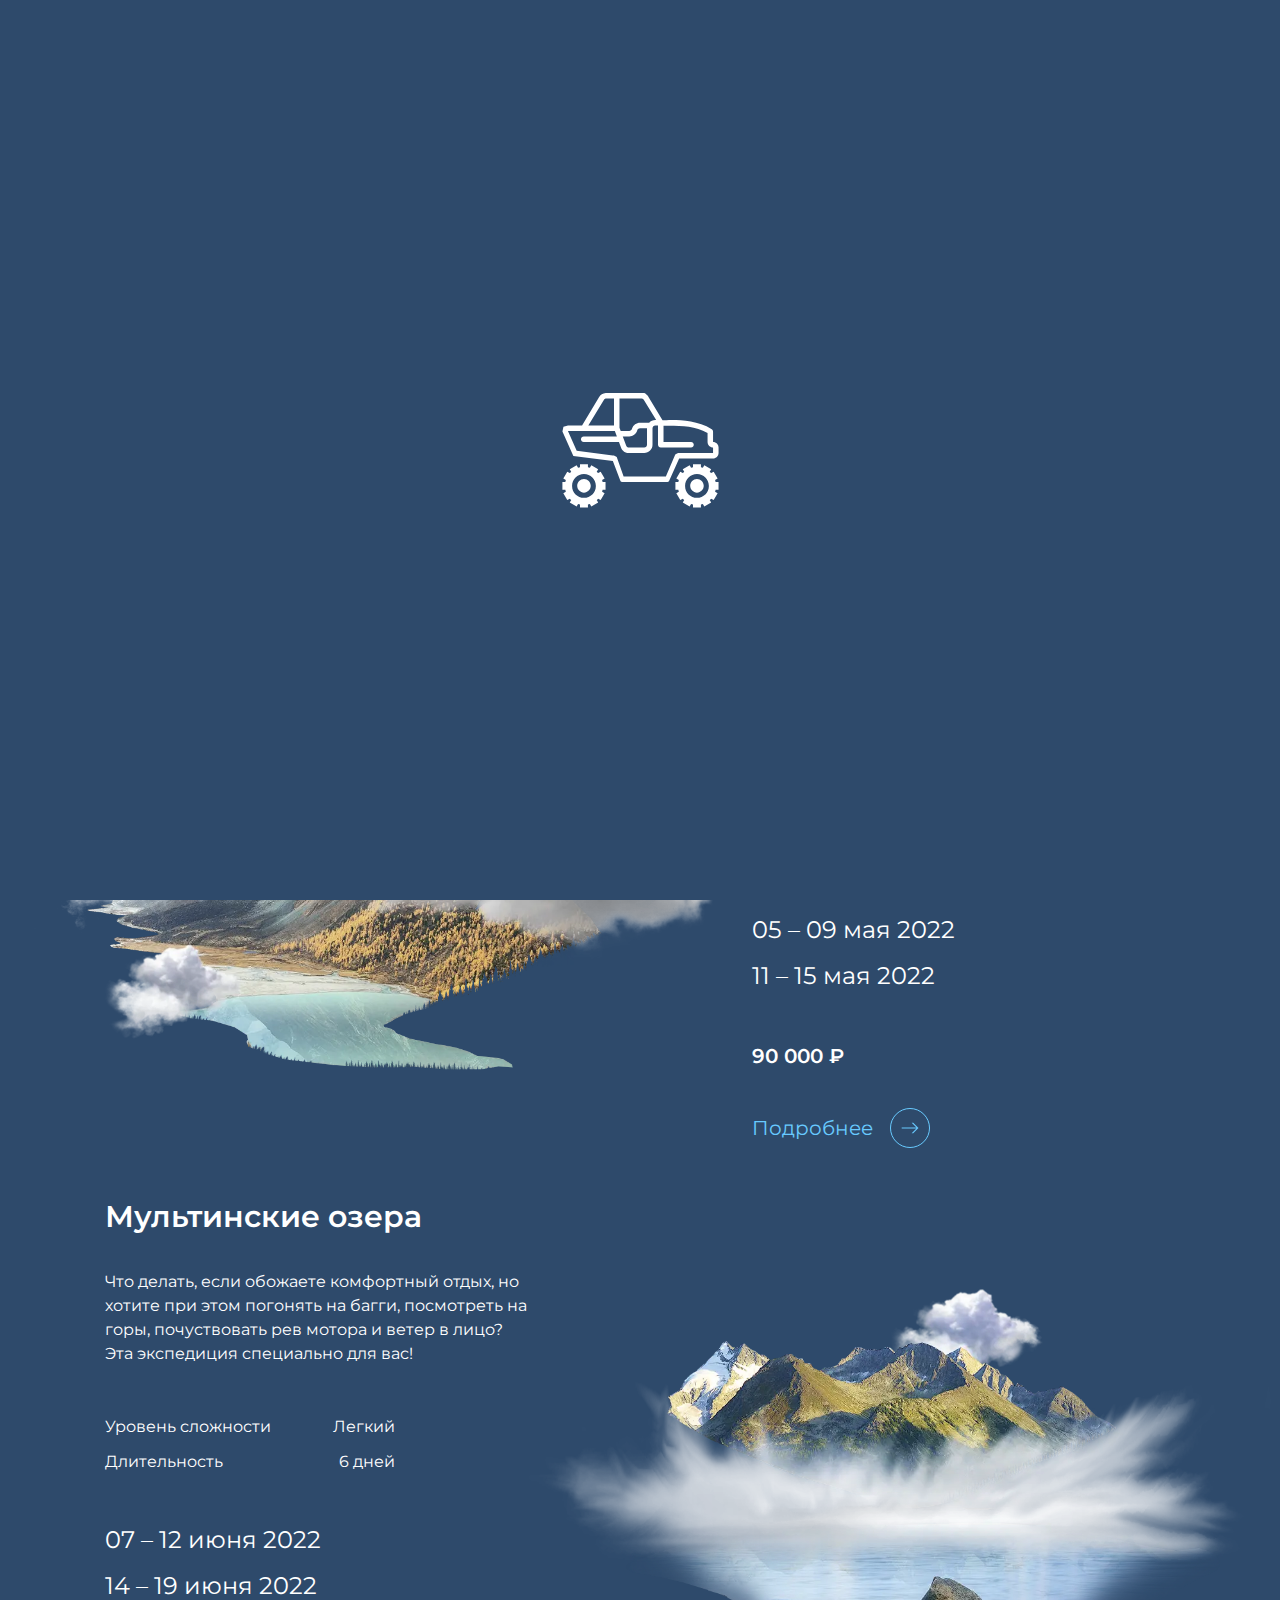
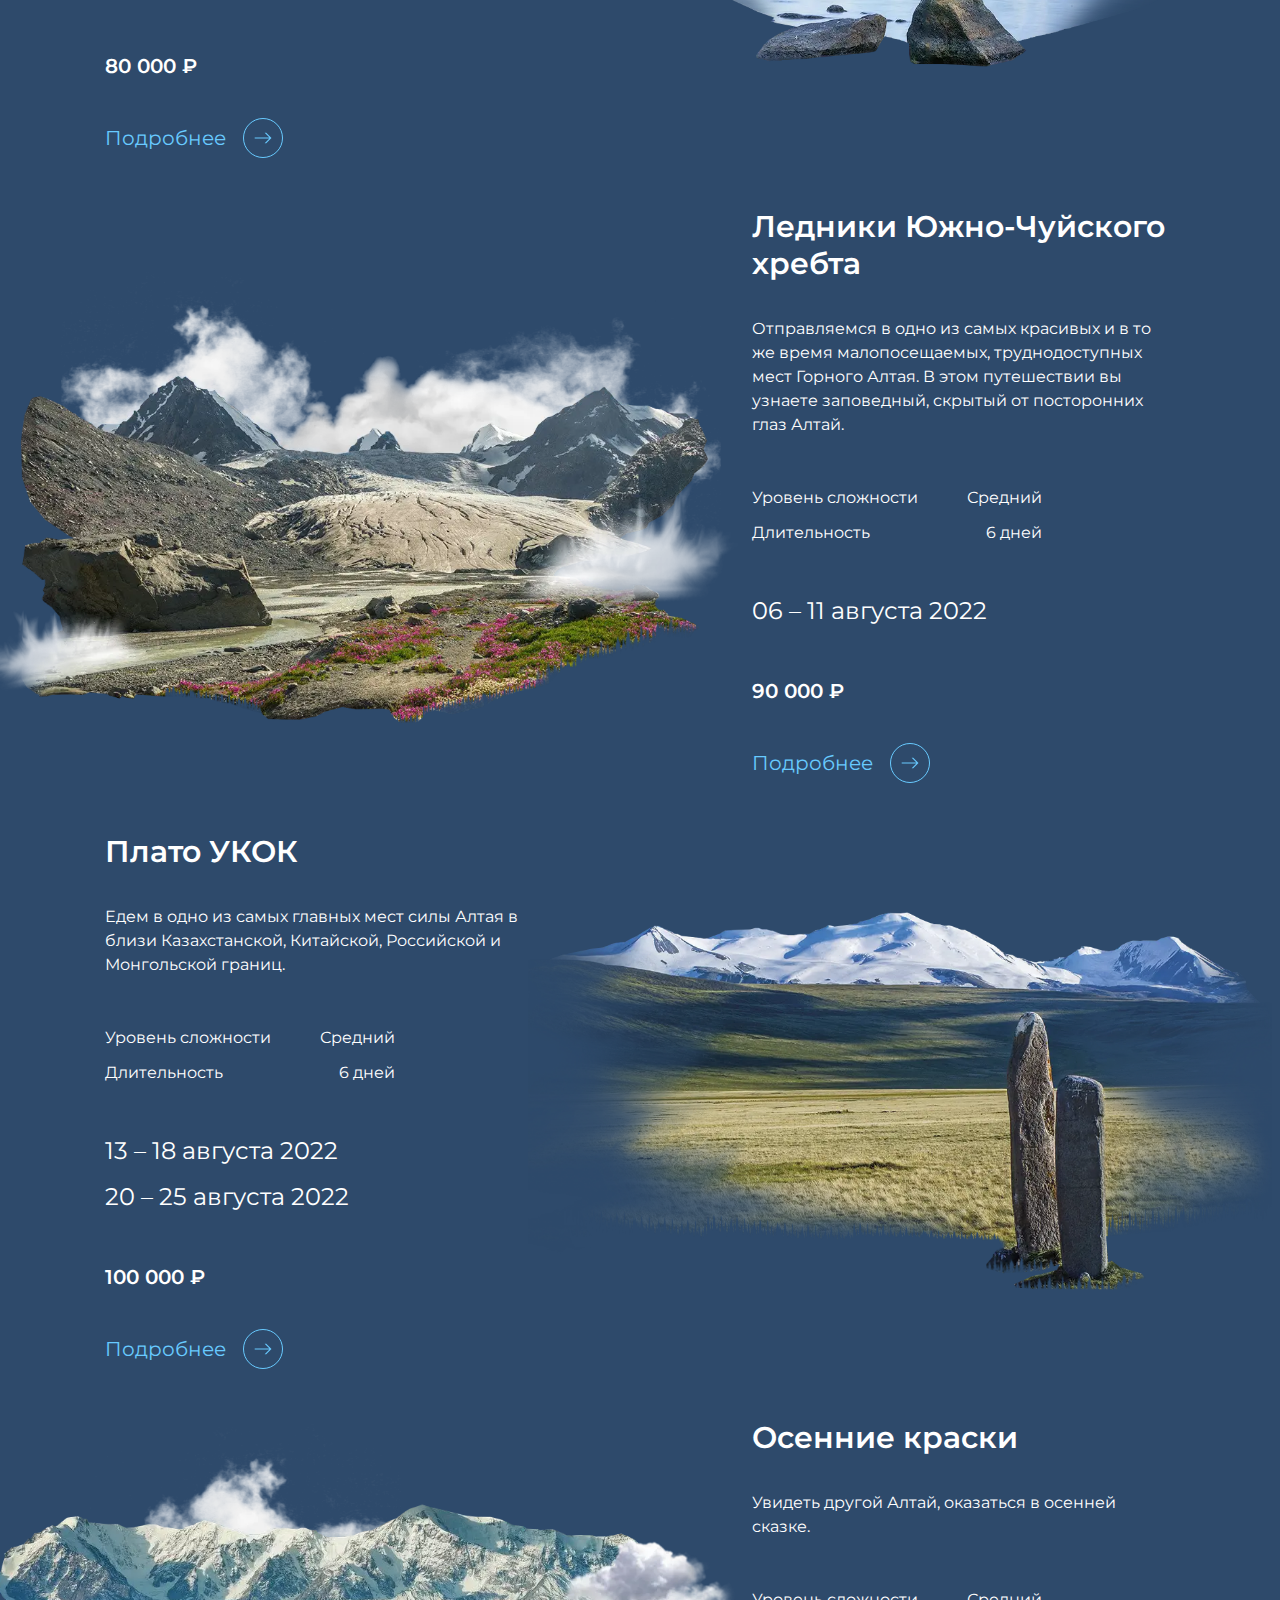
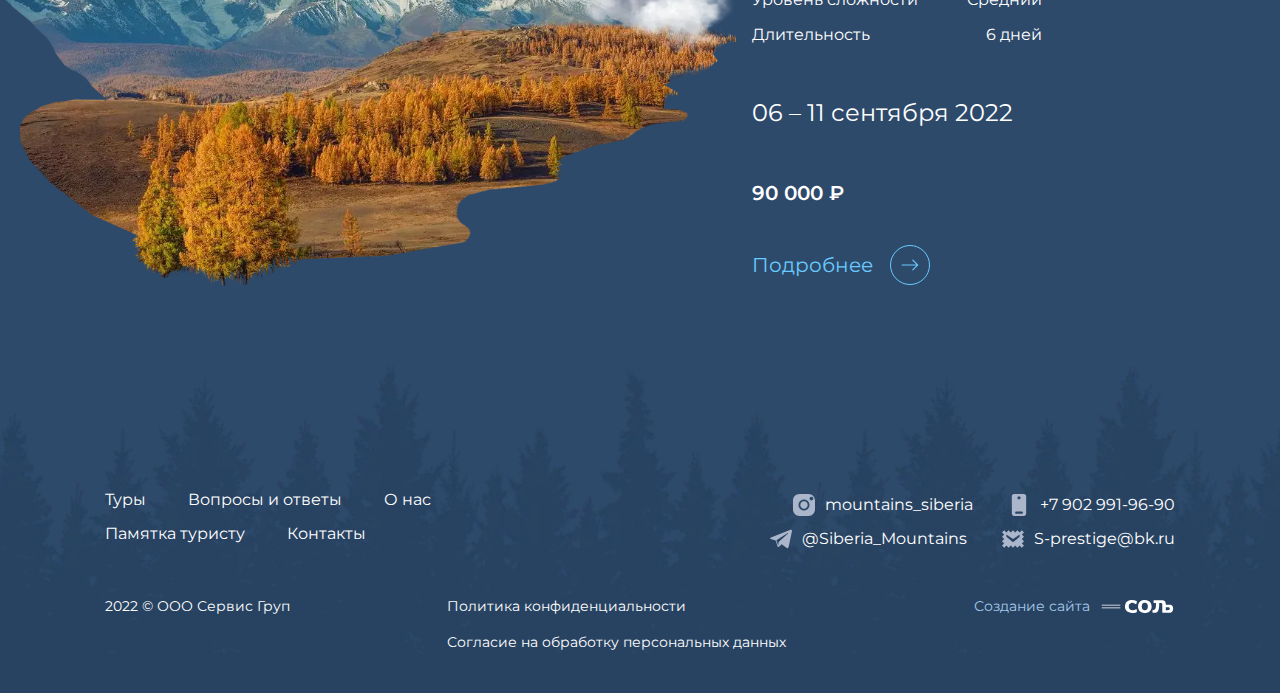
<file: tours.html>
<!DOCTYPE html>
<html lang="ru">

<head>
	<title>Туры</title>
	<meta charset="UTF-8">
	<meta name="format-detection" content="telephone=no">
	<!-- <style>body{opacity: 0;}</style> -->
	<link rel="stylesheet" href="css/style.min.css?_v=20220313150651">
	<link rel="shortcut icon" href="favicon.ico">
	<!-- <meta name="robots" content="noindex, nofollow"> -->
	<meta name="viewport" content="width=device-width, initial-scale=1.0">
</head>

<body>
	<div class="preloader">
		<div class="preloader__logo">
			<div class="preloader__car">
				<svg class="preloader__car-svg">
					<use xlink:href="img/icons/icons.svg#svg-preloader-car"></use>
				</svg>
				<svg class="preloader__car-wheel-left">
					<use xlink:href="img/icons/icons.svg#svg-preloader-wheel"></use>
				</svg>
				<svg class="preloader__car-wheel-right">
					<use xlink:href="img/icons/icons.svg#svg-preloader-wheel"></use>
				</svg>
			</div>
		</div>
	</div>
	<div class="wrapper">
		<header data-scroll="" data-scroll-show="5000" data-lp class="header">
			<div class="header__container">
				<div class="header__row">
					<div class="header__menu menu">
						<button type="button" class="menu__icon icon-menu"><span></span></button>
						<nav class="menu__body">
							<ul class="menu__list">
								<li class="menu__item"><a href="" class="menu__link link-animation">Туры</a></li>
								<li class="menu__item"><a href="" class="menu__link link-animation">Вопросы и ответы</a></li>
								<li class="menu__item"><a href="" class="menu__link link-animation">О нас</a></li>
								<li class="menu__item"><a href="" class="menu__link link-animation">Памятка туристу</a></li>
								<li class="menu__item"><a href="" class="menu__link link-animation">Контакты</a></li>
							</ul>
							<div class="contacts">
								<a href="" class="contacts__link">
									<svg class="contacts__link-svg">
										<use xlink:href="img/icons/icons.svg#svg-instagram"></use>
									</svg>
									<span class="contacts__link-span link-animation">mountains_siberia</span>
								</a>
								<a href="tel:+79029919690" class="contacts__link">
									<svg class="contacts__link-svg">
										<use xlink:href="img/icons/icons.svg#svg-phone"></use>
									</svg>
									<span class="contacts__link-span link-animation">+7 902 991-96-90</span>
								</a>
								<a href="https://t.me/Siberia_Mountains" class="contacts__link">
									<svg class="contacts__link-svg">
										<use xlink:href="img/icons/icons.svg#svg-telegram"></use>
									</svg>
									<span class="contacts__link-span link-animation">@Siberia_Mountains</span>
								</a>
								<a href="mailto:S-prestige@bk.ru" class="contacts__link">
									<svg class="contacts__link-svg">
										<use xlink:href="img/icons/icons.svg#svg-mail"></use>
									</svg>
									<span class="contacts__link-span link-animation">S-prestige@bk.ru</span>
								</a>
							</div>
						</nav>
					</div>
					<a href="" class="header__logo">
						<svg class="header__logo-svg">
							<use xlink:href="img/icons/icons.svg#svg-logo_main"></use>
						</svg>
					</a>
					<div class="header__contacts">
						<a href="" class="header__link">
							<svg class="header__link-svg">
								<use xlink:href="img/icons/icons.svg#svg-header_inst"></use>
							</svg>
							<span class="header__link-span link-animation">mountains_siberia</span>
						</a>
						<a href="tel:+79029919690" class="header__link">
							<svg class="header__link-svg header__link-svg_mobile">
								<use xlink:href="img/icons/icons.svg#svg-header_phone"></use>
							</svg>
							<span class="header__link-span link-animation">+7 902 991 96 90</span>
						</a>
					</div>
				</div>
			</div>
		</header>
		<main class="page tours-page">
			<div class="timetable">
				<div class="timetable__container">
					<div class="timetable__title">
						<svg class="timetable__title-svg">
							<use xlink:href="img/icons/icons.svg#svg-tours_title"></use>
						</svg>
					</div>
					<div class="timetable__row">
						<div class="timetable__month">
							<div class="timetable__month-name">Май</div>
							<div class="timetable__days">
								<span class="timetable__day"></span><span class="timetable__day"></span><span class="timetable__day"></span><span class="timetable__day"></span><span class="timetable__day timetable__day_current"></span><span class="timetable__day timetable__day_current"></span><span class="timetable__day timetable__day_current"></span><span class="timetable__day timetable__day_current"></span><span class="timetable__day timetable__day_current"></span><span class="timetable__day"></span><span class="timetable__day timetable__day_current"></span><span class="timetable__day timetable__day_current"></span><span class="timetable__day timetable__day_current"></span><span class="timetable__day timetable__day_current"></span><span class="timetable__day timetable__day_current"></span><span class="timetable__day"></span><span class="timetable__day"></span><span class="timetable__day"></span><span class="timetable__day"></span><span class="timetable__day"></span><span class="timetable__day"></span><span class="timetable__day"></span><span class="timetable__day"></span><span class="timetable__day"></span><span class="timetable__day"></span><span class="timetable__day"></span><span class="timetable__day"></span><span class="timetable__day"></span><span class="timetable__day"></span><span class="timetable__day"></span><span class="timetable__day"></span>
							</div>
							<div class="timetable__dates">
								<span class="timetable__date">5 – 9</span>
								<span class="timetable__date">11 – 15</span>
								<span class="timetable__date"></span>
							</div>
						</div>
						<div class="timetable__month">
							<div class="timetable__month-name">Июнь</div>
							<div class="timetable__days">
								<span class="timetable__day"></span><span class="timetable__day"></span><span class="timetable__day"></span><span class="timetable__day"></span><span class="timetable__day"></span><span class="timetable__day"></span><span class="timetable__day  timetable__day_current"></span><span class="timetable__day timetable__day_current"></span><span class="timetable__day timetable__day_current"></span><span class="timetable__day timetable__day_current"></span><span class="timetable__day timetable__day_current"></span><span class="timetable__day timetable__day_current"></span><span class="timetable__day"></span><span class="timetable__day timetable__day_current"></span><span class="timetable__day timetable__day_current"></span><span class="timetable__day timetable__day_current"></span><span class="timetable__day timetable__day_current"></span><span class="timetable__day timetable__day_current"></span><span class="timetable__day timetable__day_current"></span><span class="timetable__day"></span><span class="timetable__day"></span><span class="timetable__day"></span><span class="timetable__day"></span><span class="timetable__day"></span><span class="timetable__day"></span><span class="timetable__day"></span><span class="timetable__day"></span><span class="timetable__day"></span><span class="timetable__day"></span><span class="timetable__day"></span><span class="timetable__day"></span>
							</div>
							<div class="timetable__dates">
								<span class="timetable__date">7 – 12</span>
								<span class="timetable__date">14 – 19</span>
								<span class="timetable__date"></span>
							</div>
						</div>
						<div class="timetable__month">
							<div class="timetable__month-name">Июль</div>
							<div class="timetable__days">
								<span class="timetable__day"></span><span class="timetable__day"></span><span class="timetable__day"></span><span class="timetable__day"></span><span class="timetable__day"></span><span class="timetable__day"></span><span class="timetable__day"></span><span class="timetable__day"></span><span class="timetable__day"></span><span class="timetable__day"></span><span class="timetable__day"></span><span class="timetable__day"></span><span class="timetable__day"></span><span class="timetable__day"></span><span class="timetable__day"></span><span class="timetable__day"></span><span class="timetable__day"></span><span class="timetable__day"></span><span class="timetable__day"></span><span class="timetable__day"></span><span class="timetable__day"></span><span class="timetable__day"></span><span class="timetable__day"></span><span class="timetable__day"></span><span class="timetable__day"></span><span class="timetable__day"></span><span class="timetable__day"></span><span class="timetable__day"></span><span class="timetable__day"></span><span class="timetable__day"></span><span class="timetable__day"></span>
							</div>
							<div class="timetable__dates">
							</div>
						</div>
						<div class="timetable__month">
							<div class="timetable__month-name">Август</div>
							<div class="timetable__days">
								<span class="timetable__day"></span><span class="timetable__day"></span><span class="timetable__day"></span><span class="timetable__day"></span><span class="timetable__day"></span><span class="timetable__day timetable__day_current"></span><span class="timetable__day timetable__day_current"></span><span class="timetable__day timetable__day_current"></span><span class="timetable__day timetable__day_current"></span><span class="timetable__day timetable__day_current"></span><span class="timetable__day timetable__day_current"></span><span class="timetable__day"></span><span class="timetable__day timetable__day_current"></span><span class="timetable__day timetable__day_current"></span><span class="timetable__day timetable__day_current"></span><span class="timetable__day timetable__day_current"></span><span class="timetable__day timetable__day_current"></span><span class="timetable__day timetable__day_current"></span><span class="timetable__day"></span><span class="timetable__day timetable__day_current"></span><span class="timetable__day timetable__day_current"></span><span class="timetable__day timetable__day_current"></span><span class="timetable__day timetable__day_current"></span><span class="timetable__day timetable__day_current"></span><span class="timetable__day timetable__day_current"></span><span class="timetable__day"></span><span class="timetable__day"></span><span class="timetable__day"></span><span class="timetable__day"></span><span class="timetable__day"></span><span class="timetable__day"></span>
							</div>
							<div class="timetable__dates">
								<span class="timetable__date">6 – 11</span>
								<span class="timetable__date">13 – 18</span>
								<span class="timetable__date">20 – 25</span>
							</div>
						</div>
						<div class="timetable__month">
							<div class="timetable__month-name">Сентябрь</div>
							<div class="timetable__days">
								<span class="timetable__day"></span><span class="timetable__day"></span><span class="timetable__day"></span><span class="timetable__day"></span><span class="timetable__day"></span><span class="timetable__day timetable__day_current"></span><span class="timetable__day timetable__day_current"></span><span class="timetable__day timetable__day_current"></span><span class="timetable__day timetable__day_current"></span><span class="timetable__day timetable__day_current"></span><span class="timetable__day timetable__day_current"></span><span class="timetable__day"></span><span class="timetable__day"></span><span class="timetable__day"></span><span class="timetable__day"></span><span class="timetable__day"></span><span class="timetable__day"></span><span class="timetable__day"></span><span class="timetable__day"></span><span class="timetable__day"></span><span class="timetable__day"></span><span class="timetable__day"></span><span class="timetable__day"></span><span class="timetable__day"></span><span class="timetable__day"></span><span class="timetable__day"></span><span class="timetable__day"></span><span class="timetable__day"></span><span class="timetable__day"></span><span class="timetable__day"></span><span class="timetable__day"></span>
							</div>
							<div class="timetable__dates">
								<span class="timetable__date">6 – 11</span>
							</div>
						</div>
					</div>
				</div>
			</div>
			<div class="tours">
				<div class="tours__container">
					<div class="tours__row">
						<div class="tours__image"><picture><source data-srcset="img/tour_prev_1.webp" type="image/webp"><img data-src="img/tour_prev_1.png" alt=""></picture></div>
						<div class="tours__content">
							<div class="tours__col">
								<div class="tours__title">Долина Актру</div>
								<div class="tours__description">В нашей стране множество уникальных мест, в которых должен побыть каждый хоть раз в жизни. Невероятные виды, величественные горы, чистый воздух и завораживающая, сказочная атмосфера. Открытие сезона! Едем на Алтай.</div>
								<div class="tours__inner">
									<div class="tours__row-in">
										<div class="tours__text">Уровень сложности</div>
										<div class="tours__text">Легкий</div>
									</div>
									<div class="tours__row-in">
										<div class="tours__text">Длительность</div>
										<div class="tours__text">5 дней</div>
									</div>
								</div>
								<div class="tours__date">05 – 09 мая 2022</div>
								<div class="tours__date">11 – 15 мая 2022</div>
							</div>
							<div class="tours__rht">
								<div class="tours__price">90 000 ₽</div>
								<a href="" class="tours__btn btn-more">
									<span class="btn-more__span">Подробнее</span>
									<svg class="btn-more__svg">
										<use xlink:href="img/icons/icons.svg#svg-arr_blue_right"></use>
									</svg>
								</a>
							</div>
						</div>
					</div>
					<div class="tours__row">
						<div class="tours__image"><picture><source data-srcset="img/tour_prev_2.webp" type="image/webp"><img data-src="img/tour_prev_2.png" alt=""></picture></div>
						<div class="tours__content">
							<div class="tours__col">
								<div class="tours__title">Мультинские озера</div>
								<div class="tours__description">Что делать, если обожаете комфортный отдых, но хотите при этом погонять на багги, посмотреть на горы, почуствовать рев мотора и ветер в лицо? Эта экспедиция специально для вас!</div>
								<div class="tours__inner">
									<div class="tours__row-in">
										<div class="tours__text">Уровень сложности</div>
										<div class="tours__text">Легкий</div>
									</div>
									<div class="tours__row-in">
										<div class="tours__text">Длительность</div>
										<div class="tours__text">6 дней</div>
									</div>
								</div>
								<div class="tours__date">07 – 12 июня 2022</div>
								<div class="tours__date">14 – 19 июня 2022</div>
							</div>
							<div class="tours__rht">
								<div class="tours__price">80 000 ₽</div>
								<a href="" class="tours__btn btn-more">
									<span class="btn-more__span">Подробнее</span>
									<svg class="btn-more__svg">
										<use xlink:href="img/icons/icons.svg#svg-arr_blue_right"></use>
									</svg>
								</a>
							</div>
						</div>
					</div>
					<div class="tours__row">
						<div class="tours__image"><picture><source data-srcset="img/tour_prev_3.webp" type="image/webp"><img data-src="img/tour_prev_3.png" alt=""></picture></div>
						<div class="tours__content">
							<div class="tours__col">
								<div class="tours__title">Ледники
									Южно-Чуйского
									хребта</div>
								<div class="tours__description">Отправляемся в одно из самых красивых и в то же время малопосещаемых, труднодоступных мест Горного Алтая. В этом путешествии вы узнаете заповедный, скрытый от посторонних глаз Алтай.</div>
								<div class="tours__inner">
									<div class="tours__row-in">
										<div class="tours__text">Уровень сложности</div>
										<div class="tours__text">Средний</div>
									</div>
									<div class="tours__row-in">
										<div class="tours__text">Длительность</div>
										<div class="tours__text">6 дней</div>
									</div>
								</div>
								<div class="tours__date">06 – 11 августа 2022</div>
							</div>
							<div class="tours__rht">
								<div class="tours__price">90 000 ₽</div>
								<a href="" class="tours__btn btn-more">
									<span class="btn-more__span">Подробнее</span>
									<svg class="btn-more__svg">
										<use xlink:href="img/icons/icons.svg#svg-arr_blue_right"></use>
									</svg>
								</a>
							</div>
						</div>
					</div>
					<div class="tours__row">
						<div class="tours__image"><picture><source data-srcset="img/tour_prev_4.webp" type="image/webp"><img data-src="img/tour_prev_4.png" alt=""></picture></div>
						<div class="tours__content">
							<div class="tours__col">
								<div class="tours__title">Плато УКОК</div>
								<div class="tours__description">Едем в одно из самых главных мест силы Алтая в близи Казахстанской, Китайской, Российской и Монгольской границ.</div>
								<div class="tours__inner">
									<div class="tours__row-in">
										<div class="tours__text">Уровень сложности</div>
										<div class="tours__text">Средний</div>
									</div>
									<div class="tours__row-in">
										<div class="tours__text">Длительность</div>
										<div class="tours__text">6 дней</div>
									</div>
								</div>
								<div class="tours__date">13 – 18 августа 2022</div>
								<div class="tours__date">20 – 25 августа 2022</div>
							</div>
							<div class="tours__rht">
								<div class="tours__price">100 000 ₽</div>
								<a href="" class="tours__btn btn-more">
									<span class="btn-more__span">Подробнее</span>
									<svg class="btn-more__svg">
										<use xlink:href="img/icons/icons.svg#svg-arr_blue_right"></use>
									</svg>
								</a>
							</div>
						</div>
					</div>
					<div class="tours__row">
						<div class="tours__image"><picture><source data-srcset="img/tour_prev_5.webp" type="image/webp"><img data-src="img/tour_prev_5.png" alt=""></picture></div>
						<div class="tours__content">
							<div class="tours__col">
								<div class="tours__title">Осенние краски</div>
								<div class="tours__description">Увидеть другой Алтай, оказаться в осенней сказке.</div>
								<div class="tours__inner">
									<div class="tours__row-in">
										<div class="tours__text">Уровень сложности</div>
										<div class="tours__text">Средний</div>
									</div>
									<div class="tours__row-in">
										<div class="tours__text">Длительность</div>
										<div class="tours__text">6 дней</div>
									</div>
								</div>
								<div class="tours__date">06 – 11 сентября 2022</div>
							</div>
							<div class="tours__rht">
								<div class="tours__price">90 000 ₽</div>
								<a href="" class="tours__btn btn-more">
									<span class="btn-more__span">Подробнее</span>
									<svg class="btn-more__svg">
										<use xlink:href="img/icons/icons.svg#svg-arr_blue_right"></use>
									</svg>
								</a>
							</div>
						</div>
					</div>
				</div>
			</div>
		</main>
		<footer class="footer">
			<div class="footer__container">
				<div class="footer__row">
					<div class="footer__menu menu">
						<nav class="menu__body">
							<ul class="menu__list">
								<li class="menu__item"><a href="" class="menu__link link-animation">Туры</a></li>
								<li class="menu__item"><a href="" class="menu__link link-animation">Вопросы и ответы</a></li>
								<li class="menu__item"><a href="" class="menu__link link-animation">О нас</a></li>
								<li class="menu__item"><a href="" class="menu__link link-animation">Памятка туристу</a></li>
								<li class="menu__item"><a href="" class="menu__link link-animation">Контакты</a></li>
							</ul>
						</nav>
					</div>
					<div class="footer__contacts contacts">
						<a href="" class="contacts__link">
							<svg class="contacts__link-svg">
								<use xlink:href="img/icons/icons.svg#svg-instagram"></use>
							</svg>
							<span class="contacts__link-span link-animation">mountains_siberia</span>
						</a>
						<a href="tel:+79029919690" class="contacts__link">
							<svg class="contacts__link-svg">
								<use xlink:href="img/icons/icons.svg#svg-phone"></use>
							</svg>
							<span class="contacts__link-span link-animation">+7 902 991-96-90</span>
						</a>
						<a href="https://t.me/Siberia_Mountains" class="contacts__link">
							<svg class="contacts__link-svg">
								<use xlink:href="img/icons/icons.svg#svg-telegram"></use>
							</svg>
							<span class="contacts__link-span link-animation">@Siberia_Mountains</span>
						</a>
						<a href="mailto:S-prestige@bk.ru" class="contacts__link">
							<svg class="contacts__link-svg">
								<use xlink:href="img/icons/icons.svg#svg-mail"></use>
							</svg>
							<span class="contacts__link-span link-animation">S-prestige@bk.ru</span>
						</a>
					</div>
				</div>
				<div class="footer__bottom copyright">
					<div class="copyright__body">
						<div class="copyright__item">2022 © ООО Сервис Груп</div>
						<a href="#" data-popup="#policy" class="copyright__item">Политика конфиденциальности</a>
						<a href="#" data-popup="#consent" class="copyright__item">Согласие на обработку персональных данных</a>
						<a href="https://websalt.ru" target="_blank" class="copyright__item">Создание сайта
							<svg class="copyright__item-svg">
								<use xlink:href="img/icons/icons.svg#svg-logo_salt"></use>
							</svg>
						</a>
					</div>
				</div>
			</div>
		</footer>
	</div>
	<div id="reserv" aria-hidden="true" class="popup">
		<div class="popup__wrapper">
			<div class="popup__content">
				<button data-close type="button" class="popup__close btn-close">
					<svg class="btn-close__svg">
						<use xlink:href="img/icons/icons.svg#svg-close"></use>
					</svg>
				</button>
				<div class="reserv">
					<div class="reserv__container">
						<div class="reserv__row">
							<div class="reserv__header">
								<div class="reserv__title"><svg class="reserv__svg">
										<use xlink:href="img/icons/icons.svg#svg-reserv_title"></use>
									</svg>
								</div>
								<div class="reserv__subtitle">Оставьте контакты, мы свяжемся с вами
									в ближайшее время
								</div>
							</div>
							<div class="reserv__form">
								<form action="#" method="get" id="form-popup" class="form">
									<div class="form__line">
										<label for="userName" class="form__label">Ваше имя *</label>
										<input id="userName" autocomplete="off" type="text" name="form[]" class="form__input input" data-parsley-required>
										<span class="form__input-clear"><img src="img/input_close.svg" alt=""></span>
									</div>
									<div class="form__line">
										<label for="userPhone" class="form__label">Телефон *</label>
										<input id="userPhone" autocomplete="off" type="phone" name="form[]" class="form__input js_phone" data-parsley-required>
										<span class="form__input-clear"><img src="img/input_close.svg" alt=""></span>
									</div>
									<div class="form__line">
										<label for="userMail" class="form__label">E-mail</label>
										<input id="userMail" autocomplete="off" type="email" name="form[]" class="form__input" data-parsley-type="email">
										<span class="form__input-clear"><img src="img/input_close.svg" alt=""></span>
									</div>
									<div class="form__line">
										<label for="userMessage" class="form__label">Комментарий</label>
										<textarea id="userMessage" autocomplete="off" name="form[]" class="form__input"></textarea>
										<span class="form__input-clear"><img src="img/input_close.svg" alt=""></span>
									</div>
									<div class="form__row">
										<button type="submit" class="form__button button">Отправить</button>
										<div class="checkbox">
											<label for="c_1" class="checkbox__label"><span class="checkbox__text">Отправляя данные, я даю свое согласие на </span><a href="#" data-popup="#consent" class="checkbox__link">обработку перс. данных</a></label>
										</div>
									</div>
								</form>
							</div>
						</div>
					</div>
				</div>
			</div>
		</div>
	</div>
	<div id="thanks" aria-hidden="true" class="popup">
		<div class="popup__wrapper">
			<div class="popup__content">
				<button data-close type="button" class="popup__close btn-close">
					<svg class="btn-close__svg">
						<use xlink:href="img/icons/icons.svg#svg-close"></use>
					</svg>
				</button>
				<div class="thanks">
					<div class="thanks__title">
						<img src="img/title_thanks.svg" alt="">
					</div>
					<div class="thanks__subtitle">
						Мы свяжемся с вами в ближайшее время
					</div>
				</div>
			</div>
		</div>
	</div>
	<div id="consent" aria-hidden="true" class="popup">
		<div class="popup__wrapper">
			<div class="popup__content">
				<button data-close type="button" class="popup__close btn-close">
					<svg class="btn-close__svg">
						<use xlink:href="img/icons/icons.svg#svg-close"></use>
					</svg>
				</button>
				<div class="popup__title">Согласие на обработку персональных данных</div>
				<div class="popup__text">Lorem ipsum dolor sit amet consectetur adipisicing elit. Dignissimos accusamus corrupti veniam magnam rem, odio minus dolorem beatae vero nostrum non aperiam quas voluptatem error aliquid reiciendis qui voluptas! Harum!</div>
			</div>
		</div>
	</div>
	<div id="policy" aria-hidden="true" class="popup">
		<div class="popup__wrapper">
			<div class="popup__content">
				<button data-close type="button" class="popup__close btn-close">
					<svg class="btn-close__svg">
						<use xlink:href="img/icons/icons.svg#svg-close"></use>
					</svg>
				</button>
				<div class="popup__title">Политика конфиденциальности</div>
				<div class="popup__text">Lorem ipsum dolor sit amet consectetur adipisicing elit. Dignissimos accusamus corrupti veniam magnam rem, odio minus dolorem beatae vero nostrum non aperiam quas voluptatem error aliquid reiciendis qui voluptas! Harum!</div>
			</div>
		</div>
	</div>
	<div id="video-about" aria-hidden="true" class="popup video-popup">
		<div class="popup__wrapper">
			<button data-close type="button" class="popup__close btn-close">
				<svg class="btn-close__svg">
					<use xlink:href="img/icons/icons.svg#svg-close"></use>
				</svg>
			</button>
			<div class="popup__content">
				<div class="video-popup__wrapper">
					<video pip="false" class="video-popup__video" src="files/video/slider-video-1.mp4" preload="metadata" muted controls></video>
				</div>
			</div>
		</div>
	</div>
	<div id="video-popup_1" aria-hidden="true" class="popup video-popup">
		<div class="popup__wrapper">
			<button data-close type="button" class="popup__close btn-close">
				<svg class="btn-close__svg">
					<use xlink:href="img/icons/icons.svg#svg-close"></use>
				</svg>
			</button>
			<div class="popup__content">
				<div class="video-popup__wrapper">
					<video pip="false" class="video-popup__video" src="files/video/slider-video-1.mp4" preload="metadata" muted controls></video>
				</div>
			</div>
		</div>
	</div>
	<div id="video-popup_2" aria-hidden="true" class="popup video-popup">
		<div class="popup__wrapper">
			<button data-close type="button" class="popup__close btn-close">
				<svg class="btn-close__svg">
					<use xlink:href="img/icons/icons.svg#svg-close"></use>
				</svg>
			</button>
			<div class="popup__content">
				<div class="video-popup__wrapper">
					<video pip="false" class="video-popup__video" src="files/video/slider-video-2.mp4" preload="metadata" muted controls></video>
				</div>
			</div>
		</div>
	</div>
	<div id="video-popup_3" aria-hidden="true" class="popup video-popup">
		<div class="popup__wrapper">
			<button data-close type="button" class="popup__close btn-close">
				<svg class="btn-close__svg">
					<use xlink:href="img/icons/icons.svg#svg-close"></use>
				</svg>
			</button>
			<div class="popup__content">
				<div class="video-popup__wrapper">
					<video pip="false" class="video-popup__video" src="files/video/slider-video-3.mp4" preload="metadata" muted controls></video>
				</div>
			</div>
		</div>
	</div>
	<div id="video-popup_4" aria-hidden="true" class="popup video-popup">
		<div class="popup__wrapper">
			<button data-close type="button" class="popup__close btn-close">
				<svg class="btn-close__svg">
					<use xlink:href="img/icons/icons.svg#svg-close"></use>
				</svg>
			</button>
			<div class="popup__content">
				<div class="video-popup__wrapper">
					<video pip="false" class="video-popup__video" src="files/video/slider-video-4.mp4" preload="metadata" muted controls></video>
				</div>
			</div>
		</div>
	</div>
	<div id="video-detail-popup_1" aria-hidden="true" class="popup video-popup">
		<div class="popup__wrapper">
			<button data-close type="button" class="popup__close btn-close">
				<svg class="btn-close__svg">
					<use xlink:href="img/icons/icons.svg#svg-close"></use>
				</svg>
			</button>
			<div class="popup__content">
				<div class="video-popup__wrapper">
					<video pip="false" class="video-popup__video" src="files/video/slider-video-1.mp4" preload="metadata" muted controls></video>
				</div>
			</div>
		</div>
	</div>
	<div id="video-detail-popup_2" aria-hidden="true" class="popup video-popup">
		<div class="popup__wrapper">
			<button data-close type="button" class="popup__close btn-close">
				<svg class="btn-close__svg">
					<use xlink:href="img/icons/icons.svg#svg-close"></use>
				</svg>
			</button>
			<div class="popup__content">
				<div class="video-popup__wrapper">
					<video pip="false" class="video-popup__video" src="files/video/slider-video-2.mp4" preload="metadata" muted controls></video>
				</div>
			</div>
		</div>
	</div>
	<div id="video-detail-popup_3" aria-hidden="true" class="popup video-popup">
		<div class="popup__wrapper">
			<button data-close type="button" class="popup__close btn-close">
				<svg class="btn-close__svg">
					<use xlink:href="img/icons/icons.svg#svg-close"></use>
				</svg>
			</button>
			<div class="popup__content">
				<div class="video-popup__wrapper">
					<video pip="false" class="video-popup__video" src="files/video/slider-video-3.mp4" preload="metadata" muted controls></video>
				</div>
			</div>
		</div>
	</div>
	<div id="video-detail-popup_4" aria-hidden="true" class="popup video-popup">
		<div class="popup__wrapper">
			<button data-close type="button" class="popup__close btn-close">
				<svg class="btn-close__svg">
					<use xlink:href="img/icons/icons.svg#svg-close"></use>
				</svg>
			</button>
			<div class="popup__content">
				<div class="video-popup__wrapper">
					<video pip="false" class="video-popup__video" src="files/video/slider-video-4.mp4" preload="metadata" muted controls></video>
				</div>
			</div>
		</div>
	</div>
	<script src="https://code.jquery.com/jquery-3.6.0.min.js?_v=20220313150651" integrity="sha256-/xUj+3OJU5yExlq6GSYGSHk7tPXikynS7ogEvDej/m4=" crossorigin="anonymous"></script>
	<script src="js/app.min.js?_v=20220313150651"></script>
</body>

</html>
</file>
<file: css/style.min.css>
@charset "UTF-8";@import url(https://fonts.googleapis.com/css?family=Montserrat:regular,600&display=swap);*{padding:0;margin:0;border:0}*,:after,:before{-webkit-box-sizing:border-box;box-sizing:border-box}body,html{height:100%;min-width:320px}body{color:#fff;line-height:1;font-family:Montserrat;font-size:1rem;-ms-text-size-adjust:100%;-moz-text-size-adjust:100%;-webkit-text-size-adjust:100%;-webkit-font-smoothing:antialiased;-moz-osx-font-smoothing:grayscale}button,input,textarea{font-family:Montserrat;font-size:inherit}button{cursor:pointer;color:inherit;background-color:inherit}a{color:inherit}a:link,a:visited{text-decoration:none}a:hover{text-decoration:none}ul li{list-style:none}img{vertical-align:top}h1,h2,h3,h4,h5,h6{font-weight:inherit;font-size:inherit}svg path{fill:inherit;opacity:inherit}*{outline:0}textarea{min-height:103px;resize:vertical}.lock body{overflow:hidden;-ms-touch-action:none;touch-action:none}.loaded body .preloader{opacity:0;visibility:hidden}.wrapper{min-height:100%;display:-webkit-box;display:-ms-flexbox;display:flex;-webkit-box-orient:vertical;-webkit-box-direction:normal;-ms-flex-direction:column;flex-direction:column;overflow:hidden;background-color:#2e4a6b}.wrapper>main{-webkit-box-flex:1;-ms-flex:1 1 auto;flex:1 1 auto}.wrapper>*{min-width:0}[class*=__container]{max-width:100rem;-webkit-box-sizing:content-box;box-sizing:content-box;margin:0 auto}@supports (padding-left:clamp(5rem ,-0.3336921421rem + 8.6114101184vw ,10rem)){[class*=__container]{padding-left:clamp(5rem ,-.3336921421rem + 8.6114101184vw ,10rem)}}@supports not (padding-left:clamp(5rem ,-0.3336921421rem + 8.6114101184vw ,10rem)){[class*=__container]{padding-left:calc(5rem + 5 * (100vw - 61.9375rem)/ 58.0625)}}@supports (padding-right:clamp(5rem ,-0.3336921421rem + 8.6114101184vw ,10rem)){[class*=__container]{padding-right:clamp(5rem ,-.3336921421rem + 8.6114101184vw ,10rem)}}@supports not (padding-right:clamp(5rem ,-0.3336921421rem + 8.6114101184vw ,10rem)){[class*=__container]{padding-right:calc(5rem + 5 * (100vw - 61.9375rem)/ 58.0625)}}.form__row{display:-webkit-box;display:-ms-flexbox;display:flex;-webkit-box-align:center;-ms-flex-align:center;align-items:center}.form__line{margin-bottom:2rem;position:relative}.form__line._form-focus .form__label{top:-25px;left:0;opacity:1;font-size:12px;line-height:22px}.form__label{position:absolute;top:16px;left:16px;opacity:.63;-webkit-transition:all .3s ease 0s;-o-transition:all .3s ease 0s;transition:all .3s ease 0s}.form__input{background:rgba(255,255,255,.104868);border-radius:5px;font-size:18px;line-height:22px;height:48px;display:-webkit-box;display:-ms-flexbox;display:flex;-webkit-box-align:center;-ms-flex-align:center;align-items:center;color:#fff;mix-blend-mode:normal;width:100%;padding:12px 44px 12px 16px}.form__input:focus{border:1px solid rgba(255,255,255,.251721)}.form__button{background:#0086cf;border-radius:3px;padding:14.5px 60px 14.5px 40px;position:relative}.form__button::after{top:0;right:0;content:"";position:absolute;height:100%;width:31px;background:url(../img/form__button_arr.svg)}.form__button.btn-err{-webkit-animation:failBtnAnim .5s linear;animation:failBtnAnim .5s linear}.form__input-clear{opacity:0;cursor:pointer;position:absolute;right:16px;top:10px;width:28px;height:28px;display:-webkit-box;display:-ms-flexbox;display:flex;-webkit-box-pack:center;-ms-flex-pack:center;justify-content:center;-webkit-box-align:center;-ms-flex-align:center;align-items:center;-webkit-transition:all .3s ease 0s;-o-transition:all .3s ease 0s;transition:all .3s ease 0s;pointer-events:none}.form__input-clear._active{opacity:.5;pointer-events:all}.form__input-clear._active:hover{opacity:1;background:rgba(255,255,255,.0699028);border-radius:4px}.parsley-error{border:2px solid #cb2424}.parsley-errors-list{color:#ff8f8f;font-size:12px;line-height:18px;position:absolute;top:-20px;right:0}@-webkit-keyframes failBtnAnim{0%{-webkit-transform:translate(-10px,0);transform:translate(-10px,0)}25%{-webkit-transform:translate(20px,0);transform:translate(20px,0)}50%{-webkit-transform:translate(-20px,0);transform:translate(-20px,0)}75%{-webkit-transform:translate(20px,0);transform:translate(20px,0)}100%{-webkit-transform:translate(-10px,0);transform:translate(-10px,0)}}@keyframes failBtnAnim{0%{-webkit-transform:translate(-10px,0);transform:translate(-10px,0)}25%{-webkit-transform:translate(20px,0);transform:translate(20px,0)}50%{-webkit-transform:translate(-20px,0);transform:translate(-20px,0)}75%{-webkit-transform:translate(20px,0);transform:translate(20px,0)}100%{-webkit-transform:translate(-10px,0);transform:translate(-10px,0)}}.checkbox{margin:0 0 0 60px}.checkbox__text{color:#fff;mix-blend-mode:normal;opacity:.5;font-size:12px;line-height:18px}.checkbox__link{color:#fff;mix-blend-mode:normal;opacity:.5;text-decoration:underline;font-size:12px;line-height:18px}.checkbox__link:link,.checkbox__link:visited{text-decoration:underline}.checkbox__link:hover{text-decoration:none}.video-popup{padding:0}.video-popup.popup_show .popup__content{-webkit-transform:scale(1);-ms-transform:scale(1);transform:scale(1);visibility:visible}.video-popup .popup__wrapper{-webkit-box-align:center;-ms-flex-align:center;align-items:center}.video-popup .popup__content{padding:0;background:0 0;-webkit-transform:scale(0);-ms-transform:scale(0);transform:scale(0);-webkit-box-shadow:none;box-shadow:none}.video-popup .popup__close{position:absolute;top:30px;right:20px;outline:0;z-index:100}.video-popup__video{border-radius:20px;width:100vw;height:calc(100vh - 60px);-o-object-fit:cover;object-fit:cover}.video-popup__wrapper{padding:30px;display:-webkit-box;display:-ms-flexbox;display:flex;-webkit-box-pack:center;-ms-flex-pack:center;justify-content:center;-webkit-box-align:center;-ms-flex-align:center;align-items:center}body::after{content:"";background-color:rgba(0,0,0,.6);position:fixed;width:100%;height:100%;top:0;left:0;opacity:0;-webkit-transition:all .8s ease 0s;-o-transition:all .8s ease 0s;transition:all .8s ease 0s;pointer-events:none;z-index:1490}.popup-show body::after{opacity:1}.popup{cursor:url(../img/popup_close.svg) 28 28,move;position:fixed;top:0;left:0;bottom:0;right:0;-webkit-transition:all .8s ease 0s;-o-transition:all .8s ease 0s;transition:all .8s ease 0s;visibility:hidden;pointer-events:none}.popup_show{z-index:1500;visibility:visible;overflow:auto;pointer-events:auto}.popup_show .popup__content{visibility:visible;-webkit-transform:translate(0,0);-ms-transform:translate(0,0);transform:translate(0,0)}.popup__wrapper{-webkit-box-flex:1;-ms-flex:1 1 auto;flex:1 1 auto;width:100%;display:-webkit-box;display:-ms-flexbox;display:flex;-webkit-box-orient:vertical;-webkit-box-direction:normal;-ms-flex-direction:column;flex-direction:column;-webkit-box-pack:center;-ms-flex-pack:center;justify-content:center;-webkit-box-align:end;-ms-flex-align:end;align-items:flex-end;height:100%}.popup__content{visibility:hidden;-webkit-transform:translate(120%,0);-ms-transform:translate(120%,0);transform:translate(120%,0);-webkit-transition:all .6s ease 0s;-o-transition:all .6s ease 0s;transition:all .6s ease 0s;background:#294160;padding:60px 90px;width:100%;max-width:623px;height:100%;-webkit-box-shadow:0 4px 100px #000;box-shadow:0 4px 100px #000;cursor:auto}.lock .popup__content{visibility:visible}.popup__close{position:absolute;top:30px;right:34px;z-index:10}.popup__title{font-size:36px;font-weight:600;margin-bottom:30px}.popup__text{font-size:17px;line-height:22px;margin-bottom:25px}.popup .reserv__container{padding-left:0;padding-right:0}.popup .reserv__title{margin-bottom:.9375rem}.popup .reserv__row{-webkit-box-orient:vertical;-webkit-box-direction:normal;-ms-flex-direction:column;flex-direction:column;gap:40px}.popup .reserv__header{display:-webkit-box;display:-ms-flexbox;display:flex;-webkit-box-orient:vertical;-webkit-box-direction:normal;-ms-flex-direction:column;flex-direction:column;-webkit-box-align:start;-ms-flex-align:start;align-items:flex-start;gap:0}.popup .reserv__svg{width:335px;height:207px}.popup .reserv__form{margin-top:0}.popup .reserv .form__row{-webkit-box-orient:vertical;-webkit-box-direction:normal;-ms-flex-direction:column;flex-direction:column;-webkit-box-align:start;-ms-flex-align:start;align-items:flex-start}.popup .reserv .form__button{width:100%;margin-bottom:1.5625rem}.popup .reserv .checkbox{margin:0}.video-popup{padding:0}.video-popup.popup_show .popup__content{-webkit-transform:scale(1);-ms-transform:scale(1);transform:scale(1);visibility:visible}.video-popup .popup__wrapper{-webkit-box-align:center;-ms-flex-align:center;align-items:center}.video-popup .popup__content{padding:0;background:0 0;-webkit-transform:scale(0);-ms-transform:scale(0);transform:scale(0);-webkit-box-shadow:none;box-shadow:none}.video-popup .popup__close{position:absolute;top:30px;right:20px;outline:0;z-index:100}.video-popup__video{border-radius:20px;width:100vw;height:calc(100vh - 60px);-o-object-fit:cover;object-fit:cover}.video-popup__wrapper{padding:30px;display:-webkit-box;display:-ms-flexbox;display:flex;-webkit-box-pack:center;-ms-flex-pack:center;justify-content:center;-webkit-box-align:center;-ms-flex-align:center;align-items:center}#map{background:url(../img/loading.gif) center/50px no-repeat;height:100%}[class*=-ibg]{position:relative}[class*=-ibg] img{position:absolute;width:100%;height:100%;top:0;left:0;-o-object-fit:cover;object-fit:cover}[class*=-ibg_contain] img{-o-object-fit:contain;object-fit:contain}.link-animation{position:relative}.link-animation::after,.link-animation::before{-webkit-transition:all .3s ease 0s;-o-transition:all .3s ease 0s;transition:all .3s ease 0s;content:"";width:0%;height:1px;background-color:#fff;position:absolute;bottom:0}.link-animation::before{left:50%}.link-animation::after{right:50%}.link-animation:hover::after,.link-animation:hover::before{width:50%}.menu__list{display:-webkit-box;display:-ms-flexbox;display:flex;-webkit-column-gap:42px;-moz-column-gap:42px;column-gap:42px;-ms-flex-wrap:wrap;flex-wrap:wrap;-webkit-box-align:center;-ms-flex-align:center;align-items:center}.menu__item{padding:0 0 10px 0}.menu__link{font-size:16px;line-height:24px}.contacts{display:-webkit-box;display:-ms-flexbox;display:flex;-webkit-box-orient:vertical;-webkit-box-direction:normal;-ms-flex-direction:column;flex-direction:column;-webkit-box-pack:center;-ms-flex-pack:center;justify-content:center;-webkit-box-align:center;-ms-flex-align:center;align-items:center}.contacts__link{display:-webkit-box;display:-ms-flexbox;display:flex;-webkit-box-align:center;-ms-flex-align:center;align-items:center}.contacts__link:not(:last-child){margin:0 0 27px 0}.contacts__link-svg{width:22px;height:22px;margin:0 10px 0 0}.btn-close{width:66px;height:66px;padding:18px;border-radius:4px;-webkit-transition:all .3s ease 0s;-o-transition:all .3s ease 0s;transition:all .3s ease 0s}.btn-close:hover{background:rgba(255,255,255,.0699028)}.btn-close__svg{width:100%;height:100%}.btn-more{font-size:20px;line-height:28px;color:#68caff;display:-webkit-box;display:-ms-flexbox;display:flex;-webkit-box-align:center;-ms-flex-align:center;align-items:center}.btn-more__span{margin:0 17px 0 0}.btn-more__svg{width:40px;height:40px;border:1px solid #68caff;border-radius:100%;padding:0 10px;-webkit-transition:all .3s ease 0s;-o-transition:all .3s ease 0s;transition:all .3s ease 0s}.btn-more__svg use{fill:#68caff;-webkit-transition:all .3s ease 0s;-o-transition:all .3s ease 0s;transition:all .3s ease 0s}.btn-more:hover .btn-more__svg{background-color:#68caff}.btn-more:hover .btn-more__svg use{fill:#29357f}.preloader{position:fixed;top:0;left:0;width:100vw;height:100vh;background-color:#2e4a6b;z-index:2000;-webkit-transition:all .3s ease 0s;-o-transition:all .3s ease 0s;transition:all .3s ease 0s}.preloader__logo{display:-webkit-box;display:-ms-flexbox;display:flex;-webkit-box-pack:center;-ms-flex-pack:center;justify-content:center;-webkit-box-align:center;-ms-flex-align:center;align-items:center;width:100%;height:100%}.preloader__car{width:157px;height:115px;position:relative}.preloader__car-svg{width:157px;height:89.5px}.preloader__car-wheel-left,.preloader__car-wheel-right{width:44px;height:44px;position:absolute;bottom:0}.preloader__car-wheel-left{left:0;-webkit-animation:playWheel 4s infinite linear;animation:playWheel 4s infinite linear}.preloader__car-wheel-right{right:0;-webkit-animation:playWheel 4s infinite linear;animation:playWheel 4s infinite linear}@-webkit-keyframes playWheel{100%{-webkit-transform:rotate(360deg);transform:rotate(360deg)}}@keyframes playWheel{100%{-webkit-transform:rotate(360deg);transform:rotate(360deg)}}.btn{background:#0086cf;border-radius:3px;padding:14.5px 60px 14.5px 40px;position:relative}.btn::after{top:0;right:0;content:"";position:absolute;height:100%;width:31px;background:url(../img/form__button_arr.svg)}.btn.btn-err{-webkit-animation:failBtnAnim .5s linear;animation:failBtnAnim .5s linear}.no-webp .page__title{background:url(../img/timetable_bg.png) bottom no-repeat}.page__title{padding-top:250px;padding-bottom:160px;text-align:center}@supports (padding-left:clamp(1.25rem ,-1.75rem + 12.8vw ,6.25rem)){.page__title img{padding-left:clamp(1.25rem ,-1.75rem + 12.8vw ,6.25rem)}}@supports not (padding-left:clamp(1.25rem ,-1.75rem + 12.8vw ,6.25rem)){.page__title img{padding-left:calc(1.25rem + 5 * (100vw - 23.4375rem)/ 39.0625)}}@supports (padding-right:clamp(1.25rem ,-1.75rem + 12.8vw ,6.25rem)){.page__title img{padding-right:clamp(1.25rem ,-1.75rem + 12.8vw ,6.25rem)}}@supports not (padding-right:clamp(1.25rem ,-1.75rem + 12.8vw ,6.25rem)){.page__title img{padding-right:calc(1.25rem + 5 * (100vw - 23.4375rem)/ 39.0625)}}.link__download{display:-webkit-box;display:-ms-flexbox;display:flex;-webkit-box-align:end;-ms-flex-align:end;align-items:flex-end;gap:22px}.link__download-svg{width:42px;height:53px}.link__download-text{display:-webkit-box;display:-ms-flexbox;display:flex;-webkit-box-orient:vertical;-webkit-box-direction:normal;-ms-flex-direction:column;flex-direction:column}.link__download-span{font-size:24px;line-height:36px;color:#5badde;position:relative;margin-bottom:.9375rem}.link__download-span::after{content:"";position:absolute;bottom:-5px;left:0;height:2px;width:100%;mix-blend-mode:normal;opacity:.2;border:1px solid #fff}.thanks{display:-webkit-box;display:-ms-flexbox;display:flex;height:100%;-webkit-box-pack:center;-ms-flex-pack:center;justify-content:center;-webkit-box-align:center;-ms-flex-align:center;align-items:center;-webkit-box-orient:vertical;-webkit-box-direction:normal;-ms-flex-direction:column;flex-direction:column;gap:30px;padding-bottom:200px}.thanks__title{max-width:341px}.thanks__title img{width:100%}.header{position:absolute;top:0;left:0;z-index:1000;width:100%;padding-bottom:20px;-webkit-transition:top .6s ease 0s,background-color .3s ease .1s,border-color .3s ease .1s,opacity .3s ease 0s;-o-transition:top .6s ease 0s,background-color .3s ease .1s,border-color .3s ease .1s,opacity .3s ease 0s;transition:top .6s ease 0s,background-color .3s ease .1s,border-color .3s ease .1s,opacity .3s ease 0s;background:-webkit-gradient(linear,left top,left bottom,from(#325c8e),to(rgba(197,230,255,.0001)));background:-o-linear-gradient(top,#325c8e 0,rgba(197,230,255,.0001) 100%);background:linear-gradient(180deg,#325c8e 0,rgba(197,230,255,.0001) 100%);mix-blend-mode:normal;opacity:.91}@supports (padding-bottom:clamp(0.625rem ,-4.0625rem + 12.5vw ,1.25rem)){.header{padding-bottom:clamp(.625rem ,-4.0625rem + 12.5vw ,1.25rem)}}@supports not (padding-bottom:clamp(0.625rem ,-4.0625rem + 12.5vw ,1.25rem)){.header{padding-bottom:calc(.625rem + .625 * (100vw - 37.5rem)/ 5)}}.header.full-animation .header__container{opacity:0;-webkit-transform:translate(0,-160px);-ms-transform:translate(0,-160px);transform:translate(0,-160px)}.header._header-scroll{position:fixed;background-color:#2e4a6b;top:-30%;border-bottom:1px solid #0d0d0d;opacity:1}.header._header-show{top:0}.header__row{display:-webkit-box;display:-ms-flexbox;display:flex;-webkit-box-pack:justify;-ms-flex-pack:justify;justify-content:space-between;margin:37px 0 0 0;-webkit-box-align:start;-ms-flex-align:start;align-items:flex-start}.header__menu{-webkit-box-flex:0;-ms-flex:0 1 45%;flex:0 1 45%}.header__menu .contacts{margin:0 0 100px 0}.header__logo{margin:-23px 0 0 0;-webkit-box-flex:1;-ms-flex:1 1 auto;flex:1 1 auto;display:-webkit-box;display:-ms-flexbox;display:flex;-webkit-box-pack:center;-ms-flex-pack:center;justify-content:center;-webkit-box-align:center;-ms-flex-align:center;align-items:center;padding:0 40px;position:relative;z-index:10}.header__logo-svg{width:130px;height:121.55px}@supports (width:clamp(5rem ,-18.4375rem + 62.5vw ,8.125rem)){.header__logo-svg{width:clamp(5rem ,-18.4375rem + 62.5vw ,8.125rem)}}@supports not (width:clamp(5rem ,-18.4375rem + 62.5vw ,8.125rem)){.header__logo-svg{width:calc(5rem + 3.125 * (100vw - 37.5rem)/ 5)}}@supports (height:clamp(4.625rem ,-17.6640625rem + 59.4375vw ,7.596875rem)){.header__logo-svg{height:clamp(4.625rem ,-17.6640625rem + 59.4375vw ,7.596875rem)}}@supports not (height:clamp(4.625rem ,-17.6640625rem + 59.4375vw ,7.596875rem)){.header__logo-svg{height:calc(4.625rem + 2.971875 * (100vw - 37.5rem)/ 5)}}.header__contacts{-webkit-box-flex:0;-ms-flex:0 1 45%;flex:0 1 45%;display:-webkit-box;display:-ms-flexbox;display:flex;-webkit-column-gap:34px;-moz-column-gap:34px;column-gap:34px;-webkit-box-align:center;-ms-flex-align:center;align-items:center;-webkit-box-pack:end;-ms-flex-pack:end;justify-content:flex-end;-ms-flex-wrap:wrap;flex-wrap:wrap;position:relative;z-index:10}.header__link{font-size:18px;line-height:26px;display:-webkit-box;display:-ms-flexbox;display:flex;-webkit-box-align:center;-ms-flex-align:center;align-items:center;margin:0 0 10px 0}.header__link-svg{width:26px;height:26px;margin:0 10px 0 0}.menu-open .header{opacity:1}.menu-open .header__menu .menu__body{-webkit-transform:translate(0,0);-ms-transform:translate(0,0);transform:translate(0,0);top:0}.icon-menu{display:none}.no-webp .footer{background:url(../img/footer_bg.png) center bottom/cover no-repeat}.footer{padding-top:122px}.footer__row{display:-webkit-box;display:-ms-flexbox;display:flex;-webkit-box-pack:justify;-ms-flex-pack:justify;justify-content:space-between;gap:30px}.footer .contacts{-webkit-box-orient:horizontal;-webkit-box-direction:normal;-ms-flex-direction:row;flex-direction:row;-webkit-box-align:center;-ms-flex-align:center;align-items:center;-webkit-column-gap:35px;-moz-column-gap:35px;column-gap:35px;-ms-flex-wrap:wrap;flex-wrap:wrap;-webkit-box-pack:end;-ms-flex-pack:end;justify-content:flex-end}.footer .contacts__link{margin:0}.copyright__body{display:-webkit-box;display:-ms-flexbox;display:flex;-webkit-box-pack:justify;-ms-flex-pack:justify;justify-content:space-between;padding:40px 0;-ms-flex-wrap:wrap;flex-wrap:wrap;-webkit-box-align:center;-ms-flex-align:center;align-items:center}.copyright__item{font-size:14px;line-height:21px;color:#fff}.copyright__item:last-child{color:#a5c8e9;display:-webkit-box;display:-ms-flexbox;display:flex;-webkit-box-align:center;-ms-flex-align:center;align-items:center;-webkit-transition:all .3s ease 0s;-o-transition:all .3s ease 0s;transition:all .3s ease 0s}.copyright__item:last-child .copyright__item-svg{width:75px;height:13px;margin:0 0 0 10px}.copyright__item:last-child .copyright__item-svg use{fill:#b7dfff;-webkit-transition:all .3s ease 0s;-o-transition:all .3s ease 0s;transition:all .3s ease 0s}.copyright__item:last-child:hover{color:#fff}.fullscreen-block{position:relative;height:100vh;min-height:600px}.fullscreen-block__container{height:100%}.fullscreen-block__row{height:100%;display:-webkit-box;display:-ms-flexbox;display:flex;-webkit-box-pack:justify;-ms-flex-pack:justify;justify-content:space-between;-webkit-box-align:center;-ms-flex-align:center;align-items:center;position:relative;z-index:2}.fullscreen-block__title{opacity:0;-webkit-transform:translate(-160px,0);-ms-transform:translate(-160px,0);transform:translate(-160px,0);position:relative;z-index:4;-webkit-box-flex:0;-ms-flex:0 1 50%;flex:0 1 50%;background:0 0}@supports (padding-top:clamp(1.5625rem ,-5.46875rem + 18.75vw ,2.5rem)){.fullscreen-block__title{padding-top:clamp(1.5625rem ,-5.46875rem + 18.75vw ,2.5rem)}}@supports not (padding-top:clamp(1.5625rem ,-5.46875rem + 18.75vw ,2.5rem)){.fullscreen-block__title{padding-top:calc(1.5625rem + .9375 * (100vw - 37.5rem)/ 5)}}@supports (width:clamp(20.75rem ,10.3559782609rem + 16.6304347826vw ,30.3125rem)){.fullscreen-block__title-svg{width:clamp(20.75rem ,10.3559782609rem + 16.6304347826vw ,30.3125rem)}}@supports not (width:clamp(20.75rem ,10.3559782609rem + 16.6304347826vw ,30.3125rem)){.fullscreen-block__title-svg{width:calc(20.75rem + 9.5625 * (100vw - 62.5rem)/ 57.5)}}@supports (height:clamp(12.125rem ,6.0108695652rem + 9.7826086957vw ,17.75rem)){.fullscreen-block__title-svg{height:clamp(12.125rem ,6.0108695652rem + 9.7826086957vw ,17.75rem)}}@supports not (height:clamp(12.125rem ,6.0108695652rem + 9.7826086957vw ,17.75rem)){.fullscreen-block__title-svg{height:calc(12.125rem + 5.625 * (100vw - 62.5rem)/ 57.5)}}.fullscreen-block__slider{opacity:0;-webkit-transform:translate(160px,0);-ms-transform:translate(160px,0);transform:translate(160px,0)}@supports (margin-left:clamp(13.75rem ,-18.8586956522rem + 52.1739130435vw ,43.75rem)){.fullscreen-block__slider{margin-left:clamp(13.75rem ,-18.8586956522rem + 52.1739130435vw ,43.75rem)}}@supports not (margin-left:clamp(13.75rem ,-18.8586956522rem + 52.1739130435vw ,43.75rem)){.fullscreen-block__slider{margin-left:calc(13.75rem + 30 * (100vw - 62.5rem)/ 57.5)}}.fullscreen-block__slider .swiper{overflow:visible}.fullscreen-block__image{position:absolute;top:0;left:0;width:100%;height:100%}.fullscreen-block__main-bg{position:absolute;width:100%;height:100%;top:0;left:0;-o-object-fit:cover;object-fit:cover}.fullscreen-block__main-bg-ground{position:absolute;bottom:0;left:0;z-index:2}.fullscreen-block__main-bg-mountains{position:absolute;top:0;left:0;z-index:1}.fullscreen-block__main-bg-guggy{position:absolute;bottom:0;right:0;width:100%;height:100%;z-index:2;display:-webkit-box;display:-ms-flexbox;display:flex;-webkit-box-align:end;-ms-flex-align:end;align-items:flex-end;-webkit-box-pack:center;-ms-flex-pack:center;justify-content:center;-webkit-transform:translate(40%,0);-ms-transform:translate(40%,0);transform:translate(40%,0)}.fullscreen-block .swiper-button-next,.fullscreen-block .swiper-button-prev{opacity:0;mix-blend-mode:normal;height:100%;position:absolute;top:0;width:64px;z-index:2}.fullscreen-block .swiper-button-next.swiper-button-disabled,.fullscreen-block .swiper-button-prev.swiper-button-disabled{display:none}.fullscreen-block .swiper-button-next svg,.fullscreen-block .swiper-button-prev svg{-webkit-transition:all .3s ease 0s;-o-transition:all .3s ease 0s;transition:all .3s ease 0s;width:17px;height:27px}.fullscreen-block .swiper-button-next svg use,.fullscreen-block .swiper-button-prev svg use{fill:#fff}.fullscreen-block .swiper-button-next:hover svg,.fullscreen-block .swiper-button-prev:hover svg{-webkit-transform:scale(1.2);-ms-transform:scale(1.2);transform:scale(1.2)}.fullscreen-block .swiper-button-next{background:-webkit-gradient(linear,right top,left top,from(rgba(0,0,0,.3645833333)),to(rgba(0,0,0,0)));background:-o-linear-gradient(right,rgba(0,0,0,.3645833333) 0,rgba(0,0,0,0) 100%);background:linear-gradient(270deg,rgba(0,0,0,.3645833333) 0,rgba(0,0,0,0) 100%);right:0}.fullscreen-block .swiper-button-prev{left:0;background:-webkit-gradient(linear,left top,right top,from(rgba(0,0,0,.3645833333)),to(rgba(0,0,0,0)));background:-o-linear-gradient(left,rgba(0,0,0,.3645833333) 0,rgba(0,0,0,0) 100%);background:linear-gradient(90deg,rgba(0,0,0,.3645833333) 0,rgba(0,0,0,0) 100%)}.main-slider{min-width:0}.main-slider__slide{cursor:pointer;position:relative}.main-slider__slide.swiper-slide-next{z-index:10!important}.main-slider__slide::after{content:url(../img/play_btn_shadow.svg);width:123px;height:123px;position:absolute;bottom:0;-webkit-transition:all .3s ease 0s;-o-transition:all .3s ease 0s;transition:all .3s ease 0s;pointer-events:none}@supports (left:clamp(0.9375rem ,-0.8627717391rem + 2.8804347826vw ,2.59375rem)){.main-slider__slide::after{left:clamp(.9375rem ,-.8627717391rem + 2.8804347826vw ,2.59375rem)}}@supports not (left:clamp(0.9375rem ,-0.8627717391rem + 2.8804347826vw ,2.59375rem)){.main-slider__slide::after{left:calc(.9375rem + 1.65625 * (100vw - 62.5rem)/ 57.5)}}.main-slider__slide:hover::after{opacity:0}.main-slider__video{-webkit-transition:all .3s ease 0s;-o-transition:all .3s ease 0s;transition:all .3s ease 0s;-o-object-fit:cover;object-fit:cover;border-radius:20px}@supports (width:clamp(8.9375rem ,4.8614130435rem + 6.5217391304vw ,12.6875rem)){.main-slider__video{width:clamp(8.9375rem ,4.8614130435rem + 6.5217391304vw ,12.6875rem)}}@supports not (width:clamp(8.9375rem ,4.8614130435rem + 6.5217391304vw ,12.6875rem)){.main-slider__video{width:calc(8.9375rem + 3.75 * (100vw - 62.5rem)/ 57.5)}}@supports (height:clamp(14.75rem ,8.160326087rem + 10.5434782609vw ,20.8125rem)){.main-slider__video{height:clamp(14.75rem ,8.160326087rem + 10.5434782609vw ,20.8125rem)}}@supports not (height:clamp(14.75rem ,8.160326087rem + 10.5434782609vw ,20.8125rem)){.main-slider__video{height:calc(14.75rem + 6.0625 * (100vw - 62.5rem)/ 57.5)}}.main-slider__video:hover{-webkit-transform:scale(1.2);-ms-transform:scale(1.2);transform:scale(1.2)}.invitation{background:url(../img/mountain.svg) no-repeat;position:relative;z-index:2}@supports (margin-top:clamp(-7.4375rem ,-2.854246237rem + -3.8193781358vw ,-4.6875rem)){.invitation{margin-top:clamp(-7.4375rem ,-2.854246237rem + -3.8193781358vw ,-4.6875rem)}}@supports not (margin-top:clamp(-7.4375rem ,-2.854246237rem + -3.8193781358vw ,-4.6875rem)){.invitation{margin-top:calc(-4.6875rem + -2.75 * (100vw - 47.99875rem)/ 72.00125)}}.invitation__row{display:-webkit-box;display:-ms-flexbox;display:flex;padding:207px 0 153px 0;-webkit-column-gap:150px;-moz-column-gap:150px;column-gap:150px}.invitation__text{-webkit-box-flex:0;-ms-flex:0 1 50%;flex:0 1 50%;font-size:24px;line-height:36px}.no-webp .timetable{background:url(../img/timetable_bg.png) no-repeat}.timetable{padding:15px 0 100px 0}.timetable__title{display:-webkit-box;display:-ms-flexbox;display:flex;-webkit-box-pack:end;-ms-flex-pack:end;justify-content:flex-end}@supports (margin-bottom:clamp(1.875rem ,0.2298387097rem + 3.8709677419vw ,4.875rem)){.timetable__title{margin-bottom:clamp(1.875rem ,.2298387097rem + 3.8709677419vw ,4.875rem)}}@supports not (margin-bottom:clamp(1.875rem ,0.2298387097rem + 3.8709677419vw ,4.875rem)){.timetable__title{margin-bottom:calc(1.875rem + 3 * (100vw - 42.5rem)/ 77.5)}}.timetable__title-svg{width:734.46px;height:107.53px}@supports (width:clamp(20.9375rem ,-9.800204918rem + 131.1475409836vw ,45.9375rem)){.timetable__title-svg{width:clamp(20.9375rem ,-9.800204918rem + 131.1475409836vw ,45.9375rem)}}@supports not (width:clamp(20.9375rem ,-9.800204918rem + 131.1475409836vw ,45.9375rem)){.timetable__title-svg{width:calc(20.9375rem + 25 * (100vw - 23.4375rem)/ 19.0625)}}@supports (height:clamp(3.125rem ,-1.2551229508rem + 18.6885245902vw ,6.6875rem)){.timetable__title-svg{height:clamp(3.125rem ,-1.2551229508rem + 18.6885245902vw ,6.6875rem)}}@supports not (height:clamp(3.125rem ,-1.2551229508rem + 18.6885245902vw ,6.6875rem)){.timetable__title-svg{height:calc(3.125rem + 3.5625 * (100vw - 23.4375rem)/ 19.0625)}}.timetable__row{display:-webkit-box;display:-ms-flexbox;display:flex;-webkit-box-pack:justify;-ms-flex-pack:justify;justify-content:space-between}@supports (gap:clamp(1.5625rem ,-0.1875rem + 2.1875vw ,2.4375rem)){.timetable__row{gap:clamp(1.5625rem ,-.1875rem + 2.1875vw ,2.4375rem)}}@supports not (gap:clamp(1.5625rem ,-0.1875rem + 2.1875vw ,2.4375rem)){.timetable__row{gap:calc(1.5625rem + .875 * (100vw - 80rem)/ 40)}}.timetable__month-name{font-weight:600;font-size:17px;line-height:21px;margin:0 0 15px 0}.timetable__days{display:-webkit-box;display:-ms-flexbox;display:flex;margin:0 0 10px 0;-webkit-box-pack:justify;-ms-flex-pack:justify;justify-content:space-between;gap:1.7px}.timetable__day{height:8px;background:#d9e0e7}@supports (width:clamp(0.199375rem ,0.001875rem + 0.246875vw ,0.298125rem)){.timetable__day{width:clamp(.199375rem ,.001875rem + .246875vw ,.298125rem)}}@supports not (width:clamp(0.199375rem ,0.001875rem + 0.246875vw ,0.298125rem)){.timetable__day{width:calc(.199375rem + .09875 * (100vw - 80rem)/ 40)}}.timetable__day_current{background:#f64478}.timetable__dates{display:-webkit-box;display:-ms-flexbox;display:flex;-webkit-box-orient:vertical;-webkit-box-direction:normal;-ms-flex-direction:column;flex-direction:column}.timetable__date{font-weight:600;font-size:16px;line-height:20px;color:#f64478;margin:0 0 10px 0}.tours{margin:0 0 200px 0}.tours__row{display:-webkit-box;display:-ms-flexbox;display:flex;-webkit-box-align:center;-ms-flex-align:center;align-items:center}.tours__row:not(:last-child){margin:0 0 50px 0}.tours__image img{width:130%;height:100%;-o-object-fit:cover;object-fit:cover}.tours__content{display:-webkit-box;display:-ms-flexbox;display:flex;-webkit-box-pack:justify;-ms-flex-pack:justify;justify-content:space-between;-webkit-box-flex:0;-ms-flex-positive:0;flex-grow:0;-ms-flex-negative:0;flex-shrink:0}@supports (gap:clamp(2.5rem ,-2.5rem + 6.25vw ,5rem)){.tours__content{gap:clamp(2.5rem ,-2.5rem + 6.25vw ,5rem)}}@supports not (gap:clamp(2.5rem ,-2.5rem + 6.25vw ,5rem)){.tours__content{gap:calc(2.5rem + 2.5 * (100vw - 80rem)/ 40)}}@supports (flex-basis:clamp(20rem ,-3.097826087rem + 36.9565217391vw ,41.25rem)){.tours__content{-ms-flex-preferred-size:clamp(20rem ,-3.097826087rem + 36.9565217391vw ,41.25rem);flex-basis:clamp(20rem ,-3.097826087rem + 36.9565217391vw ,41.25rem)}}@supports not (flex-basis:clamp(20rem ,-3.097826087rem + 36.9565217391vw ,41.25rem)){.tours__content{-ms-flex-preferred-size:calc(20rem + 21.25 * (100vw - 62.5rem)/ 57.5);flex-basis:calc(20rem + 21.25 * (100vw - 62.5rem)/ 57.5)}}.tours__title{font-weight:600;font-size:30px;line-height:37px;margin:0 0 35px 0}.tours__description{line-height:24px;margin:0 0 51px 0}.tours__text{line-height:20px}.tours__inner{margin:0 0 50px 0;max-width:290px}.tours__row-in{display:-webkit-box;display:-ms-flexbox;display:flex;-webkit-box-pack:justify;-ms-flex-pack:justify;justify-content:space-between;margin:0 0 15px 0}.tours__date{font-size:24px;line-height:36px;margin:0 0 10px 0}.tours__price{font-weight:600;font-size:20px;line-height:24px;margin:0 0 40px 0}.no-webp .advantages{background:url(../img/timetable_bg.png) no-repeat}.advantages{background-position:center}@supports (margin-bottom:clamp(4.375rem ,1.5625rem + 14.0625vw ,15.625rem)){.advantages{margin-bottom:clamp(4.375rem ,1.5625rem + 14.0625vw ,15.625rem)}}@supports not (margin-bottom:clamp(4.375rem ,1.5625rem + 14.0625vw ,15.625rem)){.advantages{margin-bottom:calc(4.375rem + 11.25 * (100vw - 20rem)/ 80)}}.advantages__row{display:-webkit-box;display:-ms-flexbox;display:flex;-webkit-box-pack:justify;-ms-flex-pack:justify;justify-content:space-between;gap:30px;height:627px}.advantages__card{-webkit-box-flex:0;-ms-flex:0 1 25%;flex:0 1 25%;padding:50px 39px}.advantages__title{font-weight:600;font-size:20px;line-height:24px;margin:0 0 40px 0}.advantages__text{font-size:18px;line-height:26px}@supports (margin-bottom:clamp(2.8125rem ,0.09375rem + 13.59375vw ,13.6875rem)){.reviews{margin-bottom:clamp(2.8125rem ,.09375rem + 13.59375vw ,13.6875rem)}}@supports not (margin-bottom:clamp(2.8125rem ,0.09375rem + 13.59375vw ,13.6875rem)){.reviews{margin-bottom:calc(2.8125rem + 10.875 * (100vw - 20rem)/ 80)}}.reviews__row{display:-webkit-box;display:-ms-flexbox;display:flex;-webkit-box-pack:justify;-ms-flex-pack:justify;justify-content:space-between;-webkit-box-align:start;-ms-flex-align:start;align-items:flex-start;position:relative}@supports (margin-right:clamp(2.5rem ,-7.5rem + 12.5vw ,7.5rem)){.reviews__title{margin-right:clamp(2.5rem ,-7.5rem + 12.5vw ,7.5rem)}}@supports not (margin-right:clamp(2.5rem ,-7.5rem + 12.5vw ,7.5rem)){.reviews__title{margin-right:calc(2.5rem + 5 * (100vw - 80rem)/ 40)}}.reviews__title-svg{width:200px;height:101px}.reviews__slider{min-width:0}@supports (margin-right:clamp(1.25rem ,-2.5rem + 4.6875vw ,3.125rem)){.reviews__slider{margin-right:clamp(1.25rem ,-2.5rem + 4.6875vw ,3.125rem)}}@supports not (margin-right:clamp(1.25rem ,-2.5rem + 4.6875vw ,3.125rem)){.reviews__slider{margin-right:calc(1.25rem + 1.875 * (100vw - 80rem)/ 40)}}.reviews__slide{display:-webkit-box;display:-ms-flexbox;display:flex}.reviews__avatar{-webkit-box-flex:0;-ms-flex:0 0 110px;flex:0 0 110px;height:110px;border-radius:100%;overflow:hidden;margin:0 30px 0 0}.reviews__avatar img{width:100%;height:100%;-o-object-fit:cover;object-fit:cover}.reviews__feedback{background-color:#fff;border-radius:10px;position:relative;padding:30px 50px;min-height:150px;min-width:260px}.reviews__user-name{font-weight:600;font-size:17px;line-height:21px;color:#000;margin:0 0 15px 0}.reviews__text{font-size:16px;line-height:24px;color:#000}.reviews__nav{display:-webkit-box;display:-ms-flexbox;display:flex;-webkit-box-align:center;-ms-flex-align:center;align-items:center;min-width:192px;-webkit-box-pack:justify;-ms-flex-pack:justify;justify-content:space-between}.reviews__nav-next,.reviews__nav-prev{height:55px;width:55px;padding:0 19px;-webkit-transition:all .3s ease 0s;-o-transition:all .3s ease 0s;transition:all .3s ease 0s;border-radius:4px;outline:0}.reviews__nav-next:hover,.reviews__nav-prev:hover{background:rgba(255,255,255,.0699028)}.reviews__nav-next.swiper-button-disabled,.reviews__nav-prev.swiper-button-disabled{opacity:.5;pointer-events:none}.reviews__nav-svg{width:100%;height:100%}.reviews__fraction{font-weight:600;font-size:20px;line-height:24px}.reserv{position:relative;z-index:1}@supports (padding-bottom:clamp(5.625rem ,-12.7083333333rem + 91.6666666667vw ,12.5rem)){.reserv{padding-bottom:clamp(5.625rem ,-12.7083333333rem + 91.6666666667vw ,12.5rem)}}@supports not (padding-bottom:clamp(5.625rem ,-12.7083333333rem + 91.6666666667vw ,12.5rem)){.reserv{padding-bottom:calc(5.625rem + 6.875 * (100vw - 20rem)/ 7.5)}}.reserv__row{display:-webkit-box;display:-ms-flexbox;display:flex;gap:102px}.reserv__svg{width:480.4px;height:297.3px}@supports (width:clamp(21.25rem ,10.8114035088rem + 24.5614035088vw ,30rem)){.reserv__svg{width:clamp(21.25rem ,10.8114035088rem + 24.5614035088vw ,30rem)}}@supports not (width:clamp(21.25rem ,10.8114035088rem + 24.5614035088vw ,30rem)){.reserv__svg{width:calc(21.25rem + 8.75 * (100vw - 42.5rem)/ 35.625)}}@supports (height:clamp(13.125rem ,6.6381578947rem + 15.2631578947vw ,18.5625rem)){.reserv__svg{height:clamp(13.125rem ,6.6381578947rem + 15.2631578947vw ,18.5625rem)}}@supports not (height:clamp(13.125rem ,6.6381578947rem + 15.2631578947vw ,18.5625rem)){.reserv__svg{height:calc(13.125rem + 5.4375 * (100vw - 42.5rem)/ 35.625)}}.reserv__subtitle{font-size:18px;line-height:26px;max-width:376px}.reserv__form{-webkit-box-flex:1;-ms-flex:1 1 auto;flex:1 1 auto;margin-top:10.8125rem;max-width:480px}.technique{height:700px;position:relative}@supports (margin-bottom:clamp(1.875rem ,0.3125rem + 7.8125vw ,8.125rem)){.technique{margin-bottom:clamp(1.875rem ,.3125rem + 7.8125vw ,8.125rem)}}@supports not (margin-bottom:clamp(1.875rem ,0.3125rem + 7.8125vw ,8.125rem)){.technique{margin-bottom:calc(1.875rem + 6.25 * (100vw - 20rem)/ 80)}}.technique__bg{position:absolute;top:-730px;width:100%;left:0}.technique__bg-main{position:absolute;top:0;left:0}.technique__bg-forest{position:absolute;top:-95px;left:1280px;mix-blend-mode:screen}.technique__container{position:relative;height:100%}.technique__title{position:absolute;top:0;left:0;width:100%;z-index:1;height:353px;padding:0 50px}.technique__title-svg{width:100%;height:100%}.technique__row{display:-webkit-box;display:-ms-flexbox;display:flex;position:relative;z-index:2;-webkit-box-align:end;-ms-flex-align:end;align-items:flex-end;height:100%;-webkit-column-gap:30px;-moz-column-gap:30px;column-gap:30px}.technique__col:nth-child(1){margin-bottom:3.75rem}.technique__col:nth-child(2){margin-bottom:2.5rem}.technique__col:nth-child(3){margin-bottom:1.25rem}.technique__img img{width:100%;height:100%;-o-object-fit:cover;object-fit:cover}.technique__name{font-weight:600;font-size:20px;line-height:24px;margin-bottom:1.875rem}.technique__row-in{display:-webkit-box;display:-ms-flexbox;display:flex;-webkit-column-gap:30px;-moz-column-gap:30px;column-gap:30px;margin-bottom:.9375rem}.technique__text{line-height:20px}.technique__text:first-child{-webkit-box-flex:0;-ms-flex:0 0 105px;flex:0 0 105px}.forwarders{position:relative;margin-bottom:4.0625rem}.forwarders__title{position:absolute;top:0}@supports (top:clamp(0.0000000625rem ,-2.9818547419rem + 7.0161289516vw ,5.4375rem)){.forwarders__title{top:clamp(.0000000625rem ,-2.9818547419rem + 7.0161289516vw ,5.4375rem)}}@supports not (top:clamp(0.0000000625rem ,-2.9818547419rem + 7.0161289516vw ,5.4375rem)){.forwarders__title{top:calc(.0000000625rem + 5.4374999375 * (100vw - 42.5rem)/ 77.5)}}@supports (left:clamp(0.9375rem ,0.0806451613rem + 2.0161290323vw ,2.5rem)){.forwarders__title{left:clamp(.9375rem ,.0806451613rem + 2.0161290323vw ,2.5rem)}}@supports not (left:clamp(0.9375rem ,0.0806451613rem + 2.0161290323vw ,2.5rem)){.forwarders__title{left:calc(.9375rem + 1.5625 * (100vw - 42.5rem)/ 77.5)}}@supports (height:clamp(16.5rem ,8.2741935484rem + 19.3548387097vw ,31.5rem)){.forwarders__svg{height:clamp(16.5rem ,8.2741935484rem + 19.3548387097vw ,31.5rem)}}@supports not (height:clamp(16.5rem ,8.2741935484rem + 19.3548387097vw ,31.5rem)){.forwarders__svg{height:calc(16.5rem + 15 * (100vw - 42.5rem)/ 77.5)}}@supports (width:clamp(3.1875rem ,1.6108870968rem + 3.7096774194vw ,6.0625rem)){.forwarders__svg{width:clamp(3.1875rem ,1.6108870968rem + 3.7096774194vw ,6.0625rem)}}@supports not (width:clamp(3.1875rem ,1.6108870968rem + 3.7096774194vw ,6.0625rem)){.forwarders__svg{width:calc(3.1875rem + 2.875 * (100vw - 42.5rem)/ 77.5)}}.forwarders__row{display:-webkit-box;display:-ms-flexbox;display:flex;-webkit-box-orient:vertical;-webkit-box-direction:normal;-ms-flex-direction:column;flex-direction:column;row-gap:40px}.forwarders__col{display:-webkit-box;display:-ms-flexbox;display:flex;-webkit-box-orient:vertical;-webkit-box-direction:normal;-ms-flex-direction:column;flex-direction:column;-webkit-box-pack:center;-ms-flex-pack:center;justify-content:center;-webkit-box-align:center;-ms-flex-align:center;align-items:center}.forwarders__img{margin-bottom:1.25rem}.forwarders__img img{width:100%;height:100%;-o-object-fit:cover;object-fit:cover}.forwarders__name{font-weight:600;font-size:17px;line-height:21px;margin-bottom:.625rem}.forwarders__position{line-height:24px}.tours-page{padding-top:100px}.tours-page .timetable{padding:50px 0 100px 0}@supports (margin-bottom:clamp(1.875rem ,1.189516129rem + 1.6129032258vw ,3.125rem)){.tours-page .timetable__title{margin-bottom:clamp(1.875rem ,1.189516129rem + 1.6129032258vw ,3.125rem)}}@supports not (margin-bottom:clamp(1.875rem ,1.189516129rem + 1.6129032258vw ,3.125rem)){.tours-page .timetable__title{margin-bottom:calc(1.875rem + 1.25 * (100vw - 42.5rem)/ 77.5)}}@supports (width:clamp(12.5rem ,9.7336065574rem + 11.8032786885vw ,14.75rem)){.tours-page .timetable__title-svg{width:clamp(12.5rem ,9.7336065574rem + 11.8032786885vw ,14.75rem)}}@supports not (width:clamp(12.5rem ,9.7336065574rem + 11.8032786885vw ,14.75rem)){.tours-page .timetable__title-svg{width:calc(12.5rem + 2.25 * (100vw - 23.4375rem)/ 19.0625)}}@supports (height:clamp(5.625rem ,2.5512295082rem + 13.1147540984vw ,8.125rem)){.tours-page .timetable__title-svg{height:clamp(5.625rem ,2.5512295082rem + 13.1147540984vw ,8.125rem)}}@supports not (height:clamp(5.625rem ,2.5512295082rem + 13.1147540984vw ,8.125rem)){.tours-page .timetable__title-svg{height:calc(5.625rem + 2.5 * (100vw - 23.4375rem)/ 19.0625)}}.tours-page .tours__image{position:relative;z-index:0}.tours-page .tours__image img{width:115%}.tours-page .tours__content{position:relative;z-index:1}.detail-tour__fulscreen-block{position:relative;height:100vh;min-height:650px}.detail-tour__fulscreen-image-ibg{position:absolute;top:0;left:0;width:100%;height:100%}@supports (margin-bottom:clamp(4rem ,2.65625rem + 6.71875vw ,9.375rem)){.info-block{margin-bottom:clamp(4rem ,2.65625rem + 6.71875vw ,9.375rem)}}@supports not (margin-bottom:clamp(4rem ,2.65625rem + 6.71875vw ,9.375rem)){.info-block{margin-bottom:calc(4rem + 5.375 * (100vw - 20rem)/ 80)}}.info-block__image-ibg{position:absolute;top:0;left:0;width:100%;height:613px;border-radius:20px}.info-block__image-ibg img{-o-object-fit:none;object-fit:none;-o-object-position:bottom;object-position:bottom;border-top-left-radius:20px;border-top-right-radius:20px}.info-block__wrapper{position:relative;-webkit-box-sizing:content-box;box-sizing:content-box;margin:0 auto}@supports (max-width:clamp(76.125rem ,28.375rem + 59.6875vw ,100rem)){.info-block__wrapper{max-width:clamp(76.125rem ,28.375rem + 59.6875vw ,100rem)}}@supports not (max-width:clamp(76.125rem ,28.375rem + 59.6875vw ,100rem)){.info-block__wrapper{max-width:calc(76.125rem + 23.875 * (100vw - 80rem)/ 40)}}.info-block__row{display:-webkit-box;display:-ms-flexbox;display:flex;padding:80px 0 80px 0;background:#2e4a6b;border-radius:20px}@supports (padding-left:clamp(4.6875rem ,-5.9375rem + 13.28125vw ,10rem)){.info-block__row{padding-left:clamp(4.6875rem ,-5.9375rem + 13.28125vw ,10rem)}}@supports not (padding-left:clamp(4.6875rem ,-5.9375rem + 13.28125vw ,10rem)){.info-block__row{padding-left:calc(4.6875rem + 5.3125 * (100vw - 80rem)/ 40)}}@supports (padding-right:clamp(4.6875rem ,-5.9375rem + 13.28125vw ,10rem)){.info-block__row{padding-right:clamp(4.6875rem ,-5.9375rem + 13.28125vw ,10rem)}}@supports not (padding-right:clamp(4.6875rem ,-5.9375rem + 13.28125vw ,10rem)){.info-block__row{padding-right:calc(4.6875rem + 5.3125 * (100vw - 80rem)/ 40)}}@supports (margin-top:clamp(-30.625rem ,-8.4510869565rem + -18.4782608696vw ,-20rem)){.info-block__row{margin-top:clamp(-30.625rem ,-8.4510869565rem + -18.4782608696vw ,-20rem)}}@supports not (margin-top:clamp(-30.625rem ,-8.4510869565rem + -18.4782608696vw ,-20rem)){.info-block__row{margin-top:calc(-20rem + -10.625 * (100vw - 62.5rem)/ 57.5)}}@supports (gap:clamp(3.75rem ,-10rem + 17.1875vw ,10.625rem)){.info-block__row{gap:clamp(3.75rem ,-10rem + 17.1875vw ,10.625rem)}}@supports not (gap:clamp(3.75rem ,-10rem + 17.1875vw ,10.625rem)){.info-block__row{gap:calc(3.75rem + 6.875 * (100vw - 80rem)/ 40)}}.info-block__col{position:relative;z-index:2;display:-webkit-box;display:-ms-flexbox;display:flex;-webkit-box-orient:vertical;-webkit-box-direction:normal;-ms-flex-direction:column;flex-direction:column}.info-block__col:last-child{-webkit-box-flex:0;-ms-flex:0 0 405px;flex:0 0 405px;row-gap:25px}@supports (padding-top:clamp(0.0000000625rem ,-3.9402172609rem + 6.3043477174vw ,3.625rem)){.info-block__col:last-child{padding-top:clamp(.0000000625rem ,-3.9402172609rem + 6.3043477174vw ,3.625rem)}}@supports not (padding-top:clamp(0.0000000625rem ,-3.9402172609rem + 6.3043477174vw ,3.625rem)){.info-block__col:last-child{padding-top:calc(.0000000625rem + 3.6249999375 * (100vw - 62.5rem)/ 57.5)}}.info-block__title{margin-bottom:2.8125rem}.info-block__title img{width:100%;height:100%}.info-block__dates{margin-bottom:3.125rem;display:-webkit-box;display:-ms-flexbox;display:flex;-webkit-box-pack:justify;-ms-flex-pack:justify;justify-content:space-between;font-weight:600;font-size:30px;line-height:37px}.info-block__desc{padding-right:37px}.info-block__text{font-size:24px;line-height:36px}.info-block__text:not(:last-child){margin-bottom:3.125rem}.info-block__link{display:block;margin-bottom:2.8125rem;-ms-flex-item-align:start;align-self:flex-start;max-width:190px;height:48px;padding:auto;display:-webkit-box;display:-ms-flexbox;display:flex;-webkit-box-pack:center;-ms-flex-pack:center;justify-content:center;-webkit-box-align:center;-ms-flex-align:center;align-items:center}.info-block__row-in{display:-webkit-box;display:-ms-flexbox;display:flex}.info-block__row-in:last-child{margin-top:4.0625rem;position:relative}.info-block__row-in:last-child::before{content:"";width:100%;position:absolute;top:-35px;left:0;background:#d9e0e7;mix-blend-mode:normal;opacity:.5;height:1px}.info-block__icon{-webkit-box-flex:0;-ms-flex:0 0 24px;flex:0 0 24px;margin:0 20px 0 0}.info-block__icon-svg{width:24px;height:24px}.info-block__row-name{line-height:20px;-webkit-box-flex:0;-ms-flex:0 0 170px;flex:0 0 170px;margin-right:60px}.info-block__row-value{line-height:20px;-webkit-box-flex:1;-ms-flex:1 1 auto;flex:1 1 auto}.no-webp .slider-video{background:url(../img/timetable_bg.png) bottom no-repeat}@supports (padding-bottom:clamp(0.0000000625rem ,-1.7968749219rem + 8.9843749219vw ,7.1875rem)){.slider-video{padding-bottom:clamp(.0000000625rem ,-1.7968749219rem + 8.9843749219vw ,7.1875rem)}}@supports not (padding-bottom:clamp(0.0000000625rem ,-1.7968749219rem + 8.9843749219vw ,7.1875rem)){.slider-video{padding-bottom:calc(.0000000625rem + 7.1874999375 * (100vw - 20rem)/ 80)}}@supports (margin-bottom:clamp(3.125rem ,2.421875rem + 3.515625vw ,5.9375rem)){.slider-video{margin-bottom:clamp(3.125rem ,2.421875rem + 3.515625vw ,5.9375rem)}}@supports not (margin-bottom:clamp(3.125rem ,2.421875rem + 3.515625vw ,5.9375rem)){.slider-video{margin-bottom:calc(3.125rem + 2.8125 * (100vw - 20rem)/ 80)}}.slider-video__header{margin:0 0 30px 0}.slider-video__title{font-weight:600;font-size:30px;line-height:37px}.slider-video__nav .swiper-button{height:55px;width:55px;padding:0 19px;-webkit-transition:all .3s ease 0s;-o-transition:all .3s ease 0s;transition:all .3s ease 0s;border-radius:4px;outline:0}.slider-video__nav .swiper-button:hover{background:rgba(255,255,255,.0699028)}.slider-video__nav .swiper-button.swiper-button-disabled{opacity:.5;pointer-events:none}.slider-video__nav .swiper-button__svg{width:100%;height:100%}.slider-video__slider.swiper{overflow:visible}.slider-video__slide{cursor:pointer;position:relative}.slider-video__slide.swiper-slide-next{z-index:10!important}.slider-video__slide::after{content:url(../img/play_btn_shadow.svg);width:100%;height:100%;position:absolute;left:0;bottom:0;-webkit-transition:all .3s ease 0s;-o-transition:all .3s ease 0s;transition:all .3s ease 0s;pointer-events:none;display:-webkit-box;display:-ms-flexbox;display:flex;-webkit-box-pack:center;-ms-flex-pack:center;justify-content:center;-webkit-box-align:center;-ms-flex-align:center;align-items:center}.slider-video__slide:hover{z-index:11}.slider-video__slide:hover::after{opacity:0}@supports (width:clamp(10.6875rem ,-0.762295082rem + 48.8524590164vw ,20rem)){.slider-video__slide:nth-child(odd){width:clamp(10.6875rem ,-.762295082rem + 48.8524590164vw ,20rem)}}@supports not (width:clamp(10.6875rem ,-0.762295082rem + 48.8524590164vw ,20rem)){.slider-video__slide:nth-child(odd){width:calc(10.6875rem + 9.3125 * (100vw - 23.4375rem)/ 19.0625)}}@supports (width:clamp(8.25rem ,-0.8176229508rem + 38.6885245902vw ,15.625rem)){.slider-video__slide:nth-child(even){width:clamp(8.25rem ,-.8176229508rem + 38.6885245902vw ,15.625rem)}}@supports not (width:clamp(8.25rem ,-0.8176229508rem + 38.6885245902vw ,15.625rem)){.slider-video__slide:nth-child(even){width:calc(8.25rem + 7.375 * (100vw - 23.4375rem)/ 19.0625)}}.slider-video__video{-webkit-transition:all .3s ease 0s;-o-transition:all .3s ease 0s;transition:all .3s ease 0s;-o-object-fit:cover;object-fit:cover;border-radius:20px;width:100%}@supports (height:clamp(13.5625rem ,-1.0379098361rem + 62.2950819672vw ,25.4375rem)){.slider-video__video{height:clamp(13.5625rem ,-1.0379098361rem + 62.2950819672vw ,25.4375rem)}}@supports not (height:clamp(13.5625rem ,-1.0379098361rem + 62.2950819672vw ,25.4375rem)){.slider-video__video{height:calc(13.5625rem + 11.875 * (100vw - 23.4375rem)/ 19.0625)}}.slider-video__video:hover{-webkit-transform:scale(1.2);-ms-transform:scale(1.2);transform:scale(1.2)}.tour-timetable{margin-bottom:8.75rem}.tour-timetable__row{display:-webkit-box;display:-ms-flexbox;display:flex;-webkit-box-pack:justify;-ms-flex-pack:justify;justify-content:space-between}.tour-timetable__desc{-webkit-box-flex:0;-ms-flex:0 1 45.5%;flex:0 1 45.5%;display:-webkit-box;display:-ms-flexbox;display:flex;-webkit-box-orient:vertical;-webkit-box-direction:normal;-ms-flex-direction:column;flex-direction:column;-webkit-box-pack:center;-ms-flex-pack:center;justify-content:center;-webkit-box-align:start;-ms-flex-align:start;align-items:flex-start;padding-bottom:60px}.tour-timetable__title{margin-bottom:3.75rem}@supports (width:clamp(20rem ,-3.125rem + 28.90625vw ,31.5625rem)){.tour-timetable__title{width:clamp(20rem ,-3.125rem + 28.90625vw ,31.5625rem)}}@supports not (width:clamp(20rem ,-3.125rem + 28.90625vw ,31.5625rem)){.tour-timetable__title{width:calc(20rem + 11.5625 * (100vw - 80rem)/ 40)}}.tour-timetable__title img{width:100%;height:100%}.tour-timetable__item{font-size:24px;line-height:36px}.tour-timetable__item:not(:last-child){margin-bottom:2.8125rem}.tour-timetable__images{-webkit-box-flex:0;-ms-flex:0 1 54.5%;flex:0 1 54.5%;position:relative;height:100%}.tour-timetable__images::before{content:"";width:100%;height:76px;top:0;left:0;position:absolute;background:url(../img/tour-timetable-shadow-top.svg) 100%/cover no-repeat}.tour-timetable__images::after{content:"";width:100%;height:76px;bottom:0;left:0;position:absolute;background:url(../img/tour-timetable-shadow-bottom.svg) 100%/cover no-repeat}.tour-timetable__images img{width:100%}.included-tour{margin-bottom:10.625rem}.included-tour__container{display:-webkit-box;display:-ms-flexbox;display:flex;-webkit-box-pack:justify;-ms-flex-pack:justify;justify-content:space-between;gap:50px}.included-tour__col{-webkit-box-flex:0;-ms-flex:0 1 25%;flex:0 1 25%}.included-tour__image{margin-bottom:1.5625rem}.included-tour__title{font-weight:600;font-size:20px;line-height:24px;margin-bottom:1.5625rem}.included-tour__item{line-height:24px}.included-tour__item:not(:last-child){margin-bottom:1.5625rem}.about{padding-top:70px}.no-webp .about__header{background:url(../img/timetable_bg.png) bottom no-repeat}.about__header{margin-bottom:5.5rem}.about__container{padding-top:170px;max-width:1120px;margin:0 auto;text-align:center}.about__title{margin:0 0 88px 0}.about__subtitle{font-size:24px;line-height:36px}.about__center{margin-bottom:5.9375rem;position:relative;padding:0 20px}.about__image-ibg{position:absolute;top:0;left:0;width:100%;height:100%;z-index:0;mix-blend-mode:multiply}.about__wrap{max-width:960px;margin:0 auto;height:560px;background:#365880;-webkit-box-shadow:0 28px 24px -20px rgba(0,0,0,.342657);box-shadow:0 28px 24px -20px rgba(0,0,0,.342657);border-radius:20px;mix-blend-mode:normal;position:relative;z-index:1;cursor:pointer}.about__wrap::after{content:url(../img/play_btn_shadow.svg);width:100%;height:100%;position:absolute;left:0;bottom:0;-webkit-transition:all .3s ease 0s;-o-transition:all .3s ease 0s;transition:all .3s ease 0s;pointer-events:none;display:-webkit-box;display:-ms-flexbox;display:flex;-webkit-box-pack:center;-ms-flex-pack:center;justify-content:center;-webkit-box-align:center;-ms-flex-align:center;align-items:center}.about__wrap:hover{z-index:11}.about__wrap:hover::after{opacity:0}.about__video{width:100%;height:100%;-o-object-fit:cover;object-fit:cover;border-radius:20px;-webkit-transition:all .3s ease 0s;-o-transition:all .3s ease 0s;transition:all .3s ease 0s}.about__video:hover{-webkit-transform:scale(1.2);-ms-transform:scale(1.2);transform:scale(1.2)}.page-contacts{position:relative}.page-contacts__bg-main{position:absolute;bottom:0}@supports (right:clamp(-46.875rem ,-140.625000125rem + 117.1875001563vw ,0.0000000625rem)){.page-contacts__bg-main{right:clamp(-46.875rem ,-140.625000125rem + 117.1875001563vw ,.0000000625rem)}}@supports not (right:clamp(-46.875rem ,-140.625000125rem + 117.1875001563vw ,0.0000000625rem)){.page-contacts__bg-main{right:calc(-46.875rem + 46.8750000625 * (100vw - 80rem)/ 40)}}.page-contacts__bg-forest{mix-blend-mode:screen;position:absolute;bottom:230px}@supports (right:clamp(-46.875rem ,-140.625000125rem + 117.1875001563vw ,0.0000000625rem)){.page-contacts__bg-forest{right:clamp(-46.875rem ,-140.625000125rem + 117.1875001563vw ,.0000000625rem)}}@supports not (right:clamp(-46.875rem ,-140.625000125rem + 117.1875001563vw ,0.0000000625rem)){.page-contacts__bg-forest{right:calc(-46.875rem + 46.8750000625 * (100vw - 80rem)/ 40)}}.page-contacts__wrapper{display:-webkit-box;display:-ms-flexbox;display:flex;gap:120px;margin-bottom:6.25rem}.page-contacts__map{position:relative;-webkit-box-flex:0;-ms-flex-positive:0;flex-grow:0;-ms-flex-negative:0;flex-shrink:0}@supports (flex-basis :clamp(37.1875rem ,11.5625rem + 32.03125vw ,50rem)){.page-contacts__map{-ms-flex-preferred-size:clamp(37.1875rem ,11.5625rem + 32.03125vw ,50rem);flex-basis:clamp(37.1875rem ,11.5625rem + 32.03125vw ,50rem)}}@supports not (flex-basis :clamp(37.1875rem ,11.5625rem + 32.03125vw ,50rem)){.page-contacts__map{-ms-flex-preferred-size:calc(37.1875rem + 12.8125 * (100vw - 80rem)/ 40);flex-basis:calc(37.1875rem + 12.8125 * (100vw - 80rem)/ 40)}}@supports (height:clamp(35.625rem ,17.875rem + 22.1875vw ,44.5rem)){.page-contacts__map{height:clamp(35.625rem ,17.875rem + 22.1875vw ,44.5rem)}}@supports not (height:clamp(35.625rem ,17.875rem + 22.1875vw ,44.5rem)){.page-contacts__map{height:calc(35.625rem + 8.875 * (100vw - 80rem)/ 40)}}.page-contacts__map-frame{pointer-events:none;position:absolute;top:0;left:0;width:100%;height:100%}.page-contacts__map-frame img{width:100%;height:100%;-o-object-fit:cover;object-fit:cover}.page-contacts__content{padding-top:85px}.page-contacts__list{margin-bottom:6.25rem}.page-contacts__item{display:-webkit-box;display:-ms-flexbox;display:flex}.page-contacts__item:not(:last-child){margin-bottom:1.25rem}.page-contacts__icon{-webkit-box-flex:0;-ms-flex:0 0 20px;flex:0 0 20px;height:20px;margin-right:20px}.page-contacts__svg{width:100%;height:100%}.page-contacts__name{line-height:20px;-webkit-box-flex:0;-ms-flex:0 0 122px;flex:0 0 122px}.page-contacts__value{font-weight:600;line-height:20px;-webkit-box-flex:0;-ms-flex:0 0 225px;flex:0 0 225px}.page-contacts__col{padding-left:40px}.page-contacts__subtitle{font-weight:600;font-size:20px;line-height:24px;margin-bottom:1.5625rem}.page-contacts__requisites{margin-bottom:1.4375rem;max-height:100px;overflow:hidden;-webkit-transition:all .3s;-o-transition:all .3s;transition:all .3s}.page-contacts__requisites._active{max-height:100%}.page-contacts__row{display:-webkit-box;display:-ms-flexbox;display:flex}.page-contacts__row:not(:last-child){margin-bottom:1.5625rem}.page-contacts__text{line-height:20px;font-weight:600;line-height:20px}.page-contacts__show-more{display:block;border-bottom:1px dashed #fff;margin-bottom:3.75rem}.page-contacts__show-more:hover{border-bottom:1px dashed transparent}.page-contacts .reserv__container{padding-left:0;padding-right:0}.memo-tourist__subtitle{font-weight:600;font-size:30px;line-height:37px;margin-bottom:3.75rem}.memo-tourist__row{display:-webkit-box;display:-ms-flexbox;display:flex;gap:50px;margin-bottom:5rem}.memo-tourist__col{-webkit-box-flex:1;-ms-flex:1 1 100%;flex:1 1 100%}.memo-tourist__row-in{display:-webkit-box;display:-ms-flexbox;display:flex;-ms-flex-wrap:wrap;flex-wrap:wrap}.memo-tourist__row-in:not(:last-child){margin-bottom:2.5rem}.memo-tourist__icon{-webkit-box-flex:0;-ms-flex:0 0 53px;flex:0 0 53px;height:42px;margin-right:30px}.memo-tourist__svg{width:100%;height:100%}.memo-tourist__headline{font-weight:600;font-size:17px;line-height:21px;-ms-flex-item-align:center;-ms-grid-row-align:center;align-self:center}.memo-tourist__list{-webkit-box-flex:1;-ms-flex:1 1 100%;flex:1 1 100%;padding-left:95px;margin-top:15px}.memo-tourist__item{line-height:20px}.memo-tourist__item:not(:last-child){margin-bottom:.9375rem}.no-webp .questions{background:#2e4a6b url(../img/about_bg.png) top no-repeat}.questions{background-blend-mode:multiply;position:relative}.questions__row{position:relative;display:-webkit-box;display:-ms-flexbox;display:flex;gap:140px;margin-bottom:3.125rem}.questions__image-ibg{position:absolute;width:100%;height:723px;top:1514px;left:0;mix-blend-mode:multiply;-webkit-transform:scale(-1,1);-ms-transform:scale(-1,1);transform:scale(-1,1)}.questions__subtitle{font-weight:600;font-size:30px;line-height:37px;-webkit-box-flex:0;-ms-flex:0 1 40%;flex:0 1 40%}.questions__value{-webkit-box-flex:0;-ms-flex:0 1 60%;flex:0 1 60%}.questions__text{line-height:24px;margin-bottom:1.875rem}.questions__headline{font-weight:600;font-size:17px;line-height:21px;margin-bottom:1.375rem}.questions__list{padding-left:35px}.questions__item{line-height:20px}.questions__item:not(:last-child){margin-bottom:.625rem}.swiper{overflow:hidden}.swiper-wrapper{width:100%;height:100%;-webkit-box-sizing:content-box;box-sizing:content-box;display:-webkit-box;display:-ms-flexbox;display:flex;position:relative}.swiper-vertical .swiper-wrapper{-webkit-box-orient:vertical;-webkit-box-direction:normal;-ms-flex-direction:column;flex-direction:column}.swiper-autoheight .swiper-wrapper{-webkit-box-align:start;-ms-flex-align:start;align-items:flex-start}.swiper-initialized .swiper-slide{-ms-flex-negative:0;flex-shrink:0}.swiper-android .swiper-slide,.swiper-android .swiper-wrapper{-webkit-transform:translate3d(0,0,0);transform:translate3d(0,0,0)}.swiper-button-lock{display:none!important}@media (min-width:34.375em){.slider-video__header{margin:0 0 55px 0;display:-webkit-box;display:-ms-flexbox;display:flex;gap:50px;-webkit-box-align:center;-ms-flex-align:center;align-items:center}}@media (min-width:37.5625em){.reviews__feedback::before{content:"";position:absolute;top:70px;left:-20px;border:30px solid #fff;border-left:20px solid transparent;border-bottom:20px solid transparent}.forwarders__row{margin-left:3.125rem;-webkit-box-orient:horizontal;-webkit-box-direction:normal;-ms-flex-direction:row;flex-direction:row}@supports (margin-left:clamp(0.0000000625rem ,4.8387096431rem + -4.0322579839vw ,3.125rem)){.forwarders__row{margin-left:clamp(.0000000625rem ,4.8387096431rem + -4.0322579839vw ,3.125rem)}}@supports not (margin-left:clamp(0.0000000625rem ,4.8387096431rem + -4.0322579839vw ,3.125rem)){.forwarders__row{margin-left:calc(3.125rem + -3.1249999375 * (100vw - 42.5rem)/ 77.5)}}}@media (min-width:40.625em){.header__link-svg_mobile{display:none;-webkit-transition:all .3s ease 0s;-o-transition:all .3s ease 0s;transition:all .3s ease 0s}}@media (min-width:44.4375em){.timetable__month{width:100%}}@media (min-width:47.99875em){.loaded body .fullscreen-block__main-bg-ground{-webkit-transform:translate(-14%,0);-ms-transform:translate(-14%,0);transform:translate(-14%,0);opacity:0;visibility:hidden;-webkit-transition:opacity .5s ease 1.7s,visibility .5s ease 1.7s,-webkit-transform 1.5s ease-out 0s;transition:opacity .5s ease 1.7s,visibility .5s ease 1.7s,-webkit-transform 1.5s ease-out 0s;-o-transition:transform 1.5s ease-out 0s,opacity .5s ease 1.7s,visibility .5s ease 1.7s;transition:transform 1.5s ease-out 0s,opacity .5s ease 1.7s,visibility .5s ease 1.7s;transition:transform 1.5s ease-out 0s,opacity .5s ease 1.7s,visibility .5s ease 1.7s,-webkit-transform 1.5s ease-out 0s}.loaded body .fullscreen-block__main-bg-mountains{-webkit-transform:translate(-13.8%,0);-ms-transform:translate(-13.8%,0);transform:translate(-13.8%,0);opacity:0;visibility:hidden;-webkit-transition:opacity .5s ease 1.7s,visibility .5s ease 1.7s,-webkit-transform 1.5s ease-out 0s;transition:opacity .5s ease 1.7s,visibility .5s ease 1.7s,-webkit-transform 1.5s ease-out 0s;-o-transition:transform 1.5s ease-out 0s,opacity .5s ease 1.7s,visibility .5s ease 1.7s;transition:transform 1.5s ease-out 0s,opacity .5s ease 1.7s,visibility .5s ease 1.7s;transition:transform 1.5s ease-out 0s,opacity .5s ease 1.7s,visibility .5s ease 1.7s,-webkit-transform 1.5s ease-out 0s}.loaded body .fullscreen-block__main-bg-guggy{-webkit-transform:translate(0,0);-ms-transform:translate(0,0);transform:translate(0,0);opacity:0;visibility:hidden;-webkit-transition:opacity .5s ease 1.7s,visibility .5s ease 1.7s,-webkit-transform 1.5s ease-out 0s;transition:opacity .5s ease 1.7s,visibility .5s ease 1.7s,-webkit-transform 1.5s ease-out 0s;-o-transition:transform 1.5s ease-out 0s,opacity .5s ease 1.7s,visibility .5s ease 1.7s;transition:transform 1.5s ease-out 0s,opacity .5s ease 1.7s,visibility .5s ease 1.7s;transition:transform 1.5s ease-out 0s,opacity .5s ease 1.7s,visibility .5s ease 1.7s,-webkit-transform 1.5s ease-out 0s}.loaded body .header.full-animation .header__container{-webkit-transform:translate(0,0);-ms-transform:translate(0,0);transform:translate(0,0);opacity:1;-webkit-transition:opacity .3s ease-out 1.7s,-webkit-transform .3s ease-out 1.7s;transition:opacity .3s ease-out 1.7s,-webkit-transform .3s ease-out 1.7s;-o-transition:opacity .3s ease-out 1.7s,transform .3s ease-out 1.7s;transition:opacity .3s ease-out 1.7s,transform .3s ease-out 1.7s;transition:opacity .3s ease-out 1.7s,transform .3s ease-out 1.7s,-webkit-transform .3s ease-out 1.7s}.loaded body .fullscreen-block__title{-webkit-transform:translate(0,0);-ms-transform:translate(0,0);transform:translate(0,0);opacity:1;-webkit-transition:all .3s ease-out 1.7s;-o-transition:all .3s ease-out 1.7s;transition:all .3s ease-out 1.7s}.loaded body .fullscreen-block__slider{-webkit-transform:translate(0,0);-ms-transform:translate(0,0);transform:translate(0,0);opacity:1;-webkit-transition:all .3s ease-out 1.7s;-o-transition:all .3s ease-out 1.7s;transition:all .3s ease-out 1.7s}}@media (min-width:61.99875em){.header__menu .contacts{display:none}.tours__row:nth-child(even){-webkit-box-orient:horizontal;-webkit-box-direction:reverse;-ms-flex-direction:row-reverse;flex-direction:row-reverse}.tours__row:nth-child(odd) .tours__image{-webkit-transform:translate(-110px,0);-ms-transform:translate(-110px,0);transform:translate(-110px,0)}.tour-timetable__row:not(:first-child) .tour-timetable__desc{padding-top:75px}@supports (padding-left:clamp(5rem ,-0.3336921421rem + 8.6114101184vw ,10rem)){.tour-timetable__row:nth-child(odd){padding-left:clamp(5rem ,-.3336921421rem + 8.6114101184vw ,10rem)}}@supports not (padding-left:clamp(5rem ,-0.3336921421rem + 8.6114101184vw ,10rem)){.tour-timetable__row:nth-child(odd){padding-left:calc(5rem + 5 * (100vw - 61.9375rem)/ 58.0625)}}@supports (padding-left:clamp(0.0000000625rem ,-19.9999998125rem + 24.9999998438vw ,10rem)){.tour-timetable__row:nth-child(odd) .tour-timetable__list{padding-left:clamp(.0000000625rem ,-19.9999998125rem + 24.9999998438vw ,10rem)}}@supports not (padding-left:clamp(0.0000000625rem ,-19.9999998125rem + 24.9999998438vw ,10rem)){.tour-timetable__row:nth-child(odd) .tour-timetable__list{padding-left:calc(.0000000625rem + 9.9999999375 * (100vw - 80rem)/ 40)}}@supports (padding-right:clamp(6.875rem ,0.625rem + 7.8125vw ,10rem)){.tour-timetable__row:nth-child(odd) .tour-timetable__list{padding-right:clamp(6.875rem ,.625rem + 7.8125vw ,10rem)}}@supports not (padding-right:clamp(6.875rem ,0.625rem + 7.8125vw ,10rem)){.tour-timetable__row:nth-child(odd) .tour-timetable__list{padding-right:calc(6.875rem + 3.125 * (100vw - 80rem)/ 40)}}.tour-timetable__row:nth-child(even){-webkit-box-orient:horizontal;-webkit-box-direction:reverse;-ms-flex-direction:row-reverse;flex-direction:row-reverse}@supports (padding-right:clamp(5rem ,-0.3336921421rem + 8.6114101184vw ,10rem)){.tour-timetable__row:nth-child(even){padding-right:clamp(5rem ,-.3336921421rem + 8.6114101184vw ,10rem)}}@supports not (padding-right:clamp(5rem ,-0.3336921421rem + 8.6114101184vw ,10rem)){.tour-timetable__row:nth-child(even){padding-right:calc(5rem + 5 * (100vw - 61.9375rem)/ 58.0625)}}.tour-timetable__row:nth-child(even) .tour-timetable__images::after,.tour-timetable__row:nth-child(even) .tour-timetable__images::before{-webkit-transform:scale(-1,1);-ms-transform:scale(-1,1);transform:scale(-1,1)}@supports (padding-left:clamp(6.25rem ,-1.25rem + 9.375vw ,10rem)){.tour-timetable__row:nth-child(even) .tour-timetable__desc{padding-left:clamp(6.25rem ,-1.25rem + 9.375vw ,10rem)}}@supports not (padding-left:clamp(6.25rem ,-1.25rem + 9.375vw ,10rem)){.tour-timetable__row:nth-child(even) .tour-timetable__desc{padding-left:calc(6.25rem + 3.75 * (100vw - 80rem)/ 40)}}}@media (min-width:68.75em){.memo-tourist__col:first-child{-webkit-box-flex:0;-ms-flex:0 1 40%;flex:0 1 40%}.memo-tourist__col:last-child{-webkit-box-flex:0;-ms-flex:0 1 60%;flex:0 1 60%}}@media (min-width:78.125em){.no-webp .advantages__card{background:url(../img/advantages_bg.png) no-repeat}.advantages__card{height:587px}.no-webp .advantages__card:nth-child(1){background:url(../img/advantages_bg.png) 0 0 no-repeat}.no-webp .advantages__card:nth-child(2){background:url(../img/advantages_bg.png) 33% -40px no-repeat}.no-webp .advantages__card:nth-child(3){background:url(../img/advantages_bg.png) 66% 0 no-repeat}.no-webp .advantages__card:nth-child(4){background:url(../img/advantages_bg.png) 100% -40px no-repeat}.advantages__card:nth-child(even){-ms-flex-item-align:end;align-self:flex-end}}@media (min-width:87.5625em){.tours__row:nth-child(odd) .tours__image{-webkit-transform:translate(-160px,0);-ms-transform:translate(-160px,0);transform:translate(-160px,0)}}@media (min-width:120.0625em){.no-webp .page__title{background:url(../img/timetable_bg.png) bottom/cover no-repeat}.page__title{padding-bottom:10%}.no-webp .timetable{background:url(../img/timetable_bg.png) center/cover no-repeat}.timetable{padding:5% 0 5% 0}.tours-page .timetable{padding:5% 0 5% 0}.no-webp .slider-video{background:url(../img/timetable_bg.png) bottom/100% no-repeat}.tour-timetable__images{-webkit-box-flex:0;-ms-flex:0 1 53.2%;flex:0 1 53.2%}.about{padding-top:0}.no-webp .about__header{background:url(../img/timetable_bg.png) bottom/100% no-repeat}.about__container{padding-top:15%}.no-webp .questions{background:#2e4a6b url(../img/about_bg.png) top/100% no-repeat}}@media (min-width:124.375em){.footer{padding-top:200px}}@media (min-width:120em){.invitation{background-size:cover}.invitation__row{padding:207px 0 60px 0}.advantages{background-size:cover}.technique__bg-main{width:100%}.technique__bg-forest{right:0;left:auto}}@media (max-width:100em){.copyright__item:first-child{-webkit-box-flex:0;-ms-flex:0 1 32%;flex:0 1 32%}.copyright__item:nth-child(2){-webkit-box-flex:1;-ms-flex:1 1 auto;flex:1 1 auto}.copyright__item:nth-child(3){-webkit-box-ordinal-group:5;-ms-flex-order:4;order:4;-webkit-box-flex:1;-ms-flex:1 1 100%;flex:1 1 100%;margin:15px 0 0 32%}}@media (max-width:80em){@supports (gap:clamp(0.625rem ,0.2365331492rem + 1.6574585635vw ,1.5625rem)){.timetable__row{gap:clamp(.625rem ,.2365331492rem + 1.6574585635vw ,1.5625rem)}}@supports not (gap:clamp(0.625rem ,0.2365331492rem + 1.6574585635vw ,1.5625rem)){.timetable__row{gap:calc(.625rem + .9375 * (100vw - 23.4375rem)/ 56.5625)}}@supports (width:clamp(0.10625rem ,0.0676622928rem + 0.164640884vw ,0.199375rem)){.timetable__day{width:clamp(.10625rem ,.0676622928rem + .164640884vw ,.199375rem)}}@supports not (width:clamp(0.10625rem ,0.0676622928rem + 0.164640884vw ,0.199375rem)){.timetable__day{width:calc(.10625rem + .093125 * (100vw - 23.4375rem)/ 56.5625)}}.tours__content{-webkit-box-orient:vertical;-webkit-box-direction:normal;-ms-flex-direction:column;flex-direction:column}@supports (gap:clamp(1.125rem ,0.5552486188rem + 2.4309392265vw ,2.5rem)){.tours__content{gap:clamp(1.125rem ,.5552486188rem + 2.4309392265vw ,2.5rem)}}@supports not (gap:clamp(1.125rem ,0.5552486188rem + 2.4309392265vw ,2.5rem)){.tours__content{gap:calc(1.125rem + 1.375 * (100vw - 23.4375rem)/ 56.5625)}}@supports (max-width:clamp(58.6875rem ,-3.5892857143rem + 99.6428571429vw ,76.125rem)){.info-block__wrapper{max-width:clamp(58.6875rem ,-3.5892857143rem + 99.6428571429vw ,76.125rem)}}@supports not (max-width:clamp(58.6875rem ,-3.5892857143rem + 99.6428571429vw ,76.125rem)){.info-block__wrapper{max-width:calc(58.6875rem + 17.4375 * (100vw - 62.5rem)/ 17.5)}}.info-block__row{padding:70px 0 70px 0}@supports (padding-left:clamp(3.125rem ,-2.4553571429rem + 8.9285714286vw ,4.6875rem)){.info-block__row{padding-left:clamp(3.125rem ,-2.4553571429rem + 8.9285714286vw ,4.6875rem)}}@supports not (padding-left:clamp(3.125rem ,-2.4553571429rem + 8.9285714286vw ,4.6875rem)){.info-block__row{padding-left:calc(3.125rem + 1.5625 * (100vw - 62.5rem)/ 17.5)}}@supports (padding-right:clamp(3.125rem ,-2.4553571429rem + 8.9285714286vw ,4.6875rem)){.info-block__row{padding-right:clamp(3.125rem ,-2.4553571429rem + 8.9285714286vw ,4.6875rem)}}@supports not (padding-right:clamp(3.125rem ,-2.4553571429rem + 8.9285714286vw ,4.6875rem)){.info-block__row{padding-right:calc(3.125rem + 1.5625 * (100vw - 62.5rem)/ 17.5)}}.page-contacts__wrapper{gap:50px}.page-contacts__map{width:100%}@supports (height:clamp(35.625rem ,94.4821428571rem + -73.5714285714vw ,48.5rem)){.page-contacts__map{height:clamp(35.625rem ,94.4821428571rem + -73.5714285714vw ,48.5rem)}}@supports not (height:clamp(35.625rem ,94.4821428571rem + -73.5714285714vw ,48.5rem)){.page-contacts__map{height:calc(48.5rem + -12.875 * (100vw - 62.5rem)/ 17.5)}}}@media (max-width:75em){.invitation__row{-webkit-column-gap:80px;-moz-column-gap:80px;column-gap:80px}.info-block__col:last-child{row-gap:22px}.info-block__title{margin-right:2.5rem;margin-bottom:3.75rem}.info-block__dates{-webkit-box-orient:vertical;-webkit-box-direction:normal;-ms-flex-direction:column;flex-direction:column;row-gap:17px}.info-block__text{font-size:20px;line-height:28px}.info-block__text:not(:last-child){margin-bottom:1.875rem}.info-block__link{margin-bottom:3.4375rem}.info-block__row-in:last-child{margin-top:2.9375rem}.page-contacts__wrapper{display:block}.page-contacts__value{-webkit-box-flex:1;-ms-flex:1 1 auto;flex:1 1 auto}.page-contacts__requisites{max-height:70px}}@media (max-width:30em){.fullscreen-block .swiper-button-next svg,.fullscreen-block .swiper-button-prev svg{-webkit-transform:translate(0,120px);-ms-transform:translate(0,120px);transform:translate(0,120px)}.fullscreen-block .swiper-button-next:hover svg,.fullscreen-block .swiper-button-prev:hover svg{-webkit-transform:scale(1.2) translate(0,100px);-ms-transform:scale(1.2) translate(0,100px);transform:scale(1.2) translate(0,100px)}}@media (max-width:87.5em){.included-tour__container{-ms-flex-wrap:wrap;flex-wrap:wrap;gap:100px}.included-tour__col{-webkit-box-flex:0;-ms-flex:0 1 calc(50% - 50px);flex:0 1 calc(50% - 50px)}}@media (max-width:81.25em){.tours{margin:0 0 80px 0}}@media (max-width:78.0625em){.advantages__row{-ms-flex-wrap:wrap;flex-wrap:wrap;height:auto}.advantages__card{background-color:#1b3b58;-webkit-box-flex:0;-ms-flex:0 1 calc(50% - 15px);flex:0 1 calc(50% - 15px);min-height:283px}.advantages__card:nth-child(even){-webkit-transform:translate(0,40px);-ms-transform:translate(0,40px);transform:translate(0,40px)}}@media (max-width:78.125em){.reserv__row{gap:70px}}@media (max-width:68.741875em){.memo-tourist__row{-ms-flex-wrap:wrap;flex-wrap:wrap}}@media (max-width:61.9375em){[class*=__container]{padding-left:inherit}[class*=__container]{padding-right:inherit}}@media (max-width:61.99875em){@supports (padding-left:clamp(1.25rem ,-6.9230769231rem + 19.2307692308vw ,5rem)){[class*=__container]{padding-left:clamp(1.25rem ,-6.9230769231rem + 19.2307692308vw ,5rem)}}@supports not (padding-left:clamp(1.25rem ,-6.9230769231rem + 19.2307692308vw ,5rem)){[class*=__container]{padding-left:calc(1.25rem + 3.75 * (100vw - 42.5rem)/ 19.5)}}@supports (padding-right:clamp(1.25rem ,-6.9230769231rem + 19.2307692308vw ,5rem)){[class*=__container]{padding-right:clamp(1.25rem ,-6.9230769231rem + 19.2307692308vw ,5rem)}}@supports not (padding-right:clamp(1.25rem ,-6.9230769231rem + 19.2307692308vw ,5rem)){[class*=__container]{padding-right:calc(1.25rem + 3.75 * (100vw - 42.5rem)/ 19.5)}}.menu__item{padding:0 0 30px 0}.page__title img{width:100%}.header__menu .menu__body{position:fixed;top:-100%;left:0;background-color:#2e4a6b;width:100vw;height:100vh;-webkit-transform:translate(0,-100%);-ms-transform:translate(0,-100%);transform:translate(0,-100%);-webkit-transition:all .3s ease-out 0s;-o-transition:all .3s ease-out 0s;transition:all .3s ease-out 0s;padding:150px 0 100px 0;z-index:5;overflow:auto;margin-top:-2.3125rem}.header__menu .menu__list{-webkit-box-orient:vertical;-webkit-box-direction:normal;-ms-flex-direction:column;flex-direction:column;margin:0 0 90px 0}.icon-menu{display:block;position:relative;width:1.875rem;height:1.125rem;cursor:pointer;z-index:6}.icon-menu span,.icon-menu::after,.icon-menu::before{content:"";-webkit-transition:all .3s ease 0s;-o-transition:all .3s ease 0s;transition:all .3s ease 0s;right:0;position:absolute;width:100%;height:.125rem;background-color:#fff}.icon-menu::before{top:0}.icon-menu::after{bottom:0}.icon-menu span{top:calc(50% - .0625rem)}.menu-open .icon-menu span{width:0}.menu-open .icon-menu::before{top:calc(50% - .0625rem);-webkit-transform:rotate(-45deg);-ms-transform:rotate(-45deg);transform:rotate(-45deg)}.menu-open .icon-menu::after{bottom:calc(50% - .0625rem);-webkit-transform:rotate(45deg);-ms-transform:rotate(45deg);transform:rotate(45deg)}.footer__menu{display:none}.footer .contacts{row-gap:30px;-webkit-box-pack:center;-ms-flex-pack:center;justify-content:center}.footer .contacts__link{-webkit-box-flex:0;-ms-flex:0 1 calc(50% - 50px);flex:0 1 calc(50% - 50px);display:-webkit-box;display:-ms-flexbox;display:flex;-webkit-box-pack:center;-ms-flex-pack:center;justify-content:center}.footer .menu__item{padding:0 0 10px 0}.copyright__body{-webkit-box-orient:vertical;-webkit-box-direction:normal;-ms-flex-direction:column;flex-direction:column;-webkit-box-pack:center;-ms-flex-pack:center;justify-content:center;-webkit-box-align:center;-ms-flex-align:center;align-items:center}.copyright__item{text-align:center}.copyright__item:first-child,.copyright__item:last-child,.copyright__item:nth-child(2),.copyright__item:nth-child(3){-webkit-box-flex:1;-ms-flex:1 1 100%;flex:1 1 100%;margin:15px 0 0 0}.copyright__item:first-child{-webkit-box-ordinal-group:2;-ms-flex-order:1;order:1;margin-bottom:1.875rem}.copyright__item:nth-child(2){-webkit-box-ordinal-group:3;-ms-flex-order:2;order:2}.copyright__item:nth-child(3){-webkit-box-ordinal-group:4;-ms-flex-order:3;order:3;margin-bottom:2.5rem}.copyright__item:last-child{-webkit-box-ordinal-group:5;-ms-flex-order:4;order:4}@supports (width:clamp(15.625rem ,3.6666666667rem + 27.3333333333vw ,20.75rem)){.fullscreen-block__title-svg{width:clamp(15.625rem ,3.6666666667rem + 27.3333333333vw ,20.75rem)}}@supports not (width:clamp(15.625rem ,3.6666666667rem + 27.3333333333vw ,20.75rem)){.fullscreen-block__title-svg{width:calc(15.625rem + 5.125 * (100vw - 43.75rem)/ 18.75)}}@supports (height:clamp(9.125rem ,2.125rem + 16vw ,12.125rem)){.fullscreen-block__title-svg{height:clamp(9.125rem ,2.125rem + 16vw ,12.125rem)}}@supports not (height:clamp(9.125rem ,2.125rem + 16vw ,12.125rem)){.fullscreen-block__title-svg{height:calc(9.125rem + 3 * (100vw - 43.75rem)/ 18.75)}}@supports (margin-left:clamp(1.25rem ,-10.2884615385rem + 38.4615384615vw ,13.75rem)){.fullscreen-block__slider{margin-left:clamp(1.25rem ,-10.2884615385rem + 38.4615384615vw ,13.75rem)}}@supports not (margin-left:clamp(1.25rem ,-10.2884615385rem + 38.4615384615vw ,13.75rem)){.fullscreen-block__slider{margin-left:calc(1.25rem + 12.5 * (100vw - 30rem)/ 32.5)}}.invitation__row{-webkit-box-orient:vertical;-webkit-box-direction:normal;-ms-flex-direction:column;flex-direction:column;gap:30px;padding:140px 0 80px 0}.tours__row{-webkit-box-orient:vertical;-webkit-box-direction:normal;-ms-flex-direction:column;flex-direction:column;-webkit-box-align:start;-ms-flex-align:start;align-items:flex-start}.tours__image img{width:100%}.tours__title{margin:0 0 18px 0}.tours__description{margin:0 0 18px 0}.tours__inner{margin:0 0 18px 0}.tours__price{margin:0 0 18px 0}.reviews__row{-ms-flex-wrap:wrap;flex-wrap:wrap}.reviews__title{margin-bottom:3.125rem}.reviews__slider{-webkit-box-ordinal-group:4;-ms-flex-order:3;order:3}.reviews__nav{-webkit-box-ordinal-group:3;-ms-flex-order:2;order:2;-ms-flex-item-align:end;align-self:flex-end;margin-bottom:3.125rem}.reserv__row{-webkit-box-orient:vertical;-webkit-box-direction:normal;-ms-flex-direction:column;flex-direction:column;gap:0}.reserv__form{margin-top:3.125rem;max-width:none}.technique{height:auto}.technique__title{top:-18%}.technique__row{-ms-flex-wrap:wrap;flex-wrap:wrap;gap:30px}.technique__col{-webkit-box-flex:0;-ms-flex:0 1 calc(50% - 30px);flex:0 1 calc(50% - 30px)}.tours-page .tours__image img{width:100%}.detail-tour__fulscreen-block{height:584px;min-height:none}.info-block__row{padding:55px 0 55px 0;-webkit-box-orient:vertical;-webkit-box-direction:normal;-ms-flex-direction:column;flex-direction:column;gap:25px}@supports (padding-left:clamp(1.875rem ,-0.78125rem + 6.25vw ,3.125rem)){.info-block__row{padding-left:clamp(1.875rem ,-.78125rem + 6.25vw ,3.125rem)}}@supports not (padding-left:clamp(1.875rem ,-0.78125rem + 6.25vw ,3.125rem)){.info-block__row{padding-left:calc(1.875rem + 1.25 * (100vw - 42.5rem)/ 20)}}@supports (padding-right:clamp(1.875rem ,-0.78125rem + 6.25vw ,3.125rem)){.info-block__row{padding-right:clamp(1.875rem ,-.78125rem + 6.25vw ,3.125rem)}}@supports not (padding-right:clamp(1.875rem ,-0.78125rem + 6.25vw ,3.125rem)){.info-block__row{padding-right:calc(1.875rem + 1.25 * (100vw - 42.5rem)/ 20)}}.info-block__title{width:330px;margin-right:auto;margin-bottom:1.875rem}.info-block__dates{margin-bottom:1.875rem}.info-block__link{margin-bottom:1.875rem}.tour-timetable{margin-bottom:0}.tour-timetable__row{-webkit-box-orient:vertical;-webkit-box-direction:reverse;-ms-flex-direction:column-reverse;flex-direction:column-reverse}.tour-timetable__row:nth-child(even) .tour-timetable__images::after,.tour-timetable__row:nth-child(even) .tour-timetable__images::before{-webkit-transform:scale(-1,1);-ms-transform:scale(-1,1);transform:scale(-1,1)}.tour-timetable__desc{padding-top:60px;padding-bottom:80px}@supports (padding-left:clamp(1.25rem ,-1rem + 9.6vw ,5rem)){.tour-timetable__desc{padding-left:clamp(1.25rem ,-1rem + 9.6vw ,5rem)}}@supports not (padding-left:clamp(1.25rem ,-1rem + 9.6vw ,5rem)){.tour-timetable__desc{padding-left:calc(1.25rem + 3.75 * (100vw - 23.4375rem)/ 39.0625)}}@supports (padding-right:clamp(1.25rem ,-1rem + 9.6vw ,5rem)){.tour-timetable__desc{padding-right:clamp(1.25rem ,-1rem + 9.6vw ,5rem)}}@supports not (padding-right:clamp(1.25rem ,-1rem + 9.6vw ,5rem)){.tour-timetable__desc{padding-right:calc(1.25rem + 3.75 * (100vw - 23.4375rem)/ 39.0625)}}@supports (width:clamp(12.5rem ,8rem + 19.2vw ,20rem)){.tour-timetable__title{width:clamp(12.5rem ,8rem + 19.2vw ,20rem)}}@supports not (width:clamp(12.5rem ,8rem + 19.2vw ,20rem)){.tour-timetable__title{width:calc(12.5rem + 7.5 * (100vw - 23.4375rem)/ 39.0625)}}.questions__row{-webkit-box-orient:vertical;-webkit-box-direction:normal;-ms-flex-direction:column;flex-direction:column;gap:25px}}@media (max-width:47.99875em){@supports (padding-top:clamp(6.75rem ,-59.8125rem + 177.5vw ,15.625rem)){.page__title{padding-top:clamp(6.75rem ,-59.8125rem + 177.5vw ,15.625rem)}}@supports not (padding-top:clamp(6.75rem ,-59.8125rem + 177.5vw ,15.625rem)){.page__title{padding-top:calc(6.75rem + 8.875 * (100vw - 37.5rem)/ 5)}}@supports (padding-bottom:clamp(3.4375rem ,-45.78125rem + 131.25vw ,10rem)){.page__title{padding-bottom:clamp(3.4375rem ,-45.78125rem + 131.25vw ,10rem)}}@supports not (padding-bottom:clamp(3.4375rem ,-45.78125rem + 131.25vw ,10rem)){.page__title{padding-bottom:calc(3.4375rem + 6.5625 * (100vw - 37.5rem)/ 5)}}.header.full-animation .header__container{-webkit-transform:translate(0,0);-ms-transform:translate(0,0);transform:translate(0,0);opacity:1}.copyright__body{padding:35px 0 50px 0}.fullscreen-block{height:584px;min-height:0;padding:136px 0 0 0}@supports (padding-top:clamp(5.625rem ,-15.9375rem + 57.5vw ,8.5rem)){.fullscreen-block{padding-top:clamp(5.625rem ,-15.9375rem + 57.5vw ,8.5rem)}}@supports not (padding-top:clamp(5.625rem ,-15.9375rem + 57.5vw ,8.5rem)){.fullscreen-block{padding-top:calc(5.625rem + 2.875 * (100vw - 37.5rem)/ 5)}}.fullscreen-block__title{-ms-flex-item-align:start;align-self:flex-start;padding:40px 0 0 0;margin:0 0 34px 0;-webkit-transform:translate(0,0);-ms-transform:translate(0,0);transform:translate(0,0);opacity:1}.fullscreen-block__slider{-webkit-transform:translate(0,0);-ms-transform:translate(0,0);transform:translate(0,0);opacity:1}.fullscreen-block__main-bg{-o-object-position:65%;object-position:65%}.fullscreen-block__main-bg-ground{display:none}.fullscreen-block__main-bg-mountains{display:none}.fullscreen-block__main-bg-guggy{display:none}@supports (margin-top:clamp(-4.6875rem ,9.4339327743rem + -29.4204177699vw ,-3.4375rem)){.invitation{margin-top:clamp(-4.6875rem ,9.4339327743rem + -29.4204177699vw ,-3.4375rem)}}@supports not (margin-top:clamp(-4.6875rem ,9.4339327743rem + -29.4204177699vw ,-3.4375rem)){.invitation{margin-top:calc(-3.4375rem + -1.25 * (100vw - 43.75rem)/ 4.24875)}}.tours__image{margin:0 0 40px 0}.info-block__image-ibg{display:none}.info-block__row-in{-webkit-box-pack:justify;-ms-flex-pack:justify;justify-content:space-between}.info-block__row-name{margin-right:25px}.included-tour__container{gap:60px}@supports (padding-left:clamp(1.25rem ,-2.5115740741rem + 16.049382716vw ,5.3125rem)){.included-tour__container{padding-left:clamp(1.25rem ,-2.5115740741rem + 16.049382716vw ,5.3125rem)}}@supports not (padding-left:clamp(1.25rem ,-2.5115740741rem + 16.049382716vw ,5.3125rem)){.included-tour__container{padding-left:calc(1.25rem + 4.0625 * (100vw - 23.4375rem)/ 25.3125)}}.included-tour__col{-webkit-box-flex:1;-ms-flex:1 1 100%;flex:1 1 100%}.page-contacts__item{-ms-flex-wrap:wrap;flex-wrap:wrap}.page-contacts__value{-webkit-box-flex:1;-ms-flex:1 1 100%;flex:1 1 100%;padding-left:40px;padding-top:10px}.page-contacts__row{-webkit-box-orient:vertical;-webkit-box-direction:normal;-ms-flex-direction:column;flex-direction:column}.page-contacts__row .page-contacts__name{-webkit-box-flex:1;-ms-flex:1 1 auto;flex:1 1 auto;padding-bottom:10px}.memo-tourist__headline{-webkit-box-flex:0;-ms-flex:0 1 70%;flex:0 1 70%}}@media (max-width:47.5em){.fullscreen-block .swiper-button-next svg,.fullscreen-block .swiper-button-prev svg{-webkit-transform:translate(0,65px);-ms-transform:translate(0,65px);transform:translate(0,65px)}.fullscreen-block .swiper-button-next:hover svg,.fullscreen-block .swiper-button-prev:hover svg{-webkit-transform:scale(1.2) translate(0,55px);-ms-transform:scale(1.2) translate(0,55px);transform:scale(1.2) translate(0,55px)}}@media (max-width:46.875em){.technique__title{top:-22%}}@media (max-width:44.375em){.timetable__row{-ms-flex-wrap:wrap;flex-wrap:wrap;-webkit-box-pack:start;-ms-flex-pack:start;justify-content:flex-start;row-gap:30px}}@media (max-width:42.5em){@supports (margin-bottom:clamp(1.875rem ,3.5471311475rem + -3.9344262295vw ,2.625rem)){.timetable__title{margin-bottom:clamp(1.875rem ,3.5471311475rem + -3.9344262295vw ,2.625rem)}}@supports not (margin-bottom:clamp(1.875rem ,3.5471311475rem + -3.9344262295vw ,2.625rem)){.timetable__title{margin-bottom:calc(2.625rem + -.75 * (100vw - 23.4375rem)/ 19.0625)}}.info-block__row{background:#2e4a6b;padding:45px 20px 45px 20px}}@media (max-width:40.5625em){.header__logo{padding:0 20px}.header__contacts{-webkit-column-gap:24px;-moz-column-gap:24px;column-gap:24px}.header__link{margin:0}.header__link-svg{margin:0}.header__link-span{-webkit-transition:all .3s ease 0s;-o-transition:all .3s ease 0s;transition:all .3s ease 0s;display:none}}@media (max-width:40.625em){.advantages__card{-webkit-box-flex:1;-ms-flex:1 1 100%;flex:1 1 100%}.advantages__card:nth-child(even){-webkit-transform:translate(0,0);-ms-transform:translate(0,0);transform:translate(0,0)}}@media (max-width:38.75em){.popup__content{padding:60px 20px}}@media (max-width:37.5em){.page__title{background:0 0}.footer .contacts__link{-webkit-box-flex:1;-ms-flex:1 1 100%;flex:1 1 100%}.fullscreen-block .swiper-button-next svg,.fullscreen-block .swiper-button-prev svg{-webkit-transform:translate(0,40px);-ms-transform:translate(0,40px);transform:translate(0,40px)}.fullscreen-block .swiper-button-next:hover svg,.fullscreen-block .swiper-button-prev:hover svg{-webkit-transform:scale(1.2) translate(0,35px);-ms-transform:scale(1.2) translate(0,35px);transform:scale(1.2) translate(0,35px)}.reviews__slide{-webkit-box-orient:vertical;-webkit-box-direction:normal;-ms-flex-direction:column;flex-direction:column;-webkit-box-align:start;-ms-flex-align:start;align-items:flex-start}.reviews__avatar{margin-bottom:1.875rem}.reviews__feedback{padding:30px 25px}.technique__title{top:-10%;padding:0 15px}.technique__col{-webkit-box-flex:1;-ms-flex:1 1 100%;flex:1 1 100%;display:-webkit-box;display:-ms-flexbox;display:flex;-webkit-box-orient:vertical;-webkit-box-direction:normal;-ms-flex-direction:column;flex-direction:column;-webkit-box-align:center;-ms-flex-align:center;align-items:center}.technique__row-in{width:250px}.forwarders{padding-top:6.25rem}.forwarders__title{top:-180px;left:43%;-webkit-transform:rotate(90deg);-ms-transform:rotate(90deg);transform:rotate(90deg)}@supports (top:clamp(-11.25rem ,4.8214285714rem + -42.8571428571vw ,-3.75rem)){.forwarders__title{top:clamp(-11.25rem ,4.8214285714rem + -42.8571428571vw ,-3.75rem)}}@supports not (top:clamp(-11.25rem ,4.8214285714rem + -42.8571428571vw ,-3.75rem)){.forwarders__title{top:calc(-3.75rem + -7.5 * (100vw - 20rem)/ 17.5)}}@supports (height:clamp(16.5rem ,2.3333333333rem + 60.4444444444vw ,25rem)){.forwarders__svg{height:clamp(16.5rem ,2.3333333333rem + 60.4444444444vw ,25rem)}}@supports not (height:clamp(16.5rem ,2.3333333333rem + 60.4444444444vw ,25rem)){.forwarders__svg{height:calc(16.5rem + 8.5 * (100vw - 23.4375rem)/ 14.0625)}}@supports (width:clamp(3.1875rem ,-0.875rem + 17.3333333333vw ,5.625rem)){.forwarders__svg{width:clamp(3.1875rem ,-.875rem + 17.3333333333vw ,5.625rem)}}@supports not (width:clamp(3.1875rem ,-0.875rem + 17.3333333333vw ,5.625rem)){.forwarders__svg{width:calc(3.1875rem + 2.4375 * (100vw - 23.4375rem)/ 14.0625)}}}@media (max-width:34.343125em){.slider-video__title{margin-bottom:1.25rem}}@media (max-width:31.25em){.reserv__form .form__row{-ms-flex-wrap:wrap;flex-wrap:wrap;-webkit-box-align:start;-ms-flex-align:start;align-items:flex-start}.reserv__form .form__row .checkbox{margin:25px 0 0 0}.reserv__form .form__row .form__button{-webkit-box-flex:1;-ms-flex:1 1 100%;flex:1 1 100%}}@media (max-width:29.99875em){.fullscreen-block__row{display:block}@supports (margin-left:clamp(7.5rem ,-7.0454545455rem + 72.7272727273vw ,10rem)){.fullscreen-block__slider{margin-left:clamp(7.5rem ,-7.0454545455rem + 72.7272727273vw ,10rem)}}@supports not (margin-left:clamp(7.5rem ,-7.0454545455rem + 72.7272727273vw ,10rem)){.fullscreen-block__slider{margin-left:calc(7.5rem + 2.5 * (100vw - 20rem)/ 3.4375)}}.invitation{background-position:42% -10%}.invitation__row{padding:140px 0 50px 0}.timetable{padding:15px 0 30px 0}.reviews__title{-webkit-box-flex:1;-ms-flex:1 1 100%;flex:1 1 100%;margin-bottom:1.875rem}.reviews__nav{margin-bottom:1.875rem}.info-block__title{width:100%}.info-block__row-name{-webkit-box-flex:0;-ms-flex:0 0 121px;flex:0 0 121px}.tour-timetable__desc{padding-bottom:50px}.page-contacts .link__download{margin-left:-40px}.memo-tourist__subtitle{font-size:26px;line-height:32px;margin-bottom:1.875rem}.memo-tourist__icon{margin-right:10px}.memo-tourist__list{padding-left:0}}@media (max-width:28.125em){.popup__close{top:10px;right:15px}}@media (max-width:23.4375em){.popup .reserv__svg{width:100%}.link__download-span{font-size:20px}.info-block__row-in{-ms-flex-wrap:wrap;flex-wrap:wrap}.info-block__row-name{-webkit-box-flex:1;-ms-flex:1 1 auto;flex:1 1 auto;margin-bottom:.625rem}.info-block__row-value{-webkit-box-flex:1;-ms-flex:1 1 100%;flex:1 1 100%;padding-left:44px}.about__wrap{height:390px}}@media (max-width:23.75em){.invitation__row{padding:140px 0 30px 0}.reserv__svg{width:100%}}@media (max-width:23.125em){.tours__row-in{-webkit-box-orient:vertical;-webkit-box-direction:normal;-ms-flex-direction:column;flex-direction:column}}@media (max-width:78.125em) and (min-width:61.99875em){.reviews__nav{position:absolute;top:150px;left:0}.technique__row-in{-webkit-box-orient:vertical;-webkit-box-direction:normal;-ms-flex-direction:column;flex-direction:column}.technique__text:first-child{-webkit-box-flex:1;-ms-flex:1 1 auto;flex:1 1 auto}}@media (max-width:61.99875em) and (min-width:38.75em){.reserv__header{display:-webkit-box;display:-ms-flexbox;display:flex;-webkit-box-align:end;-ms-flex-align:end;align-items:flex-end;gap:55px}}@media (min-width:61.99875em) and (max-width:61.9375em){.tour-timetable__row:nth-child(odd){padding-left:inherit}.tour-timetable__row:nth-child(even){padding-right:inherit}}@media (min-width:61.99875em) and (max-width:80em){@supports (padding-right:clamp(5rem ,-1.6964285714rem + 10.7142857143vw ,6.875rem)){.tour-timetable__row:nth-child(odd) .tour-timetable__list{padding-right:clamp(5rem ,-1.6964285714rem + 10.7142857143vw ,6.875rem)}}@supports not (padding-right:clamp(5rem ,-1.6964285714rem + 10.7142857143vw ,6.875rem)){.tour-timetable__row:nth-child(odd) .tour-timetable__list{padding-right:calc(5rem + 1.875 * (100vw - 62.5rem)/ 17.5)}}@supports (padding-left:clamp(5rem ,0.5357142857rem + 7.1428571429vw ,6.25rem)){.tour-timetable__row:nth-child(even) .tour-timetable__desc{padding-left:clamp(5rem ,.5357142857rem + 7.1428571429vw ,6.25rem)}}@supports not (padding-left:clamp(5rem ,0.5357142857rem + 7.1428571429vw ,6.25rem)){.tour-timetable__row:nth-child(even) .tour-timetable__desc{padding-left:calc(5rem + 1.25 * (100vw - 62.5rem)/ 17.5)}}}@media (min-width:61.99875em) and (max-width:61.99875em){@supports (padding-left:clamp(1.25rem ,-6.9230769231rem + 19.2307692308vw ,5rem)){.tour-timetable__row:nth-child(odd){padding-left:clamp(1.25rem ,-6.9230769231rem + 19.2307692308vw ,5rem)}}@supports not (padding-left:clamp(1.25rem ,-6.9230769231rem + 19.2307692308vw ,5rem)){.tour-timetable__row:nth-child(odd){padding-left:calc(1.25rem + 3.75 * (100vw - 42.5rem)/ 19.5)}}@supports (padding-right:clamp(1.25rem ,-6.9230769231rem + 19.2307692308vw ,5rem)){.tour-timetable__row:nth-child(even){padding-right:clamp(1.25rem ,-6.9230769231rem + 19.2307692308vw ,5rem)}}@supports not (padding-right:clamp(1.25rem ,-6.9230769231rem + 19.2307692308vw ,5rem)){.tour-timetable__row:nth-child(even){padding-right:calc(1.25rem + 3.75 * (100vw - 42.5rem)/ 19.5)}}}@media (min-width:68.75em) and (max-width:80em){.memo-tourist__col:first-child{-webkit-box-flex:0;-ms-flex:0 1 50%;flex:0 1 50%}.memo-tourist__col:last-child{-webkit-box-flex:0;-ms-flex:0 1 50%;flex:0 1 50%}}@media (min-height:58.75em){.fullscreen-block__main-bg-ground{height:32%;-o-object-fit:cover;object-fit:cover}.fullscreen-block__main-bg-mountains{height:100%;-o-object-fit:cover;object-fit:cover}}.webp .page__title{background:url(../img/timetable_bg.webp) bottom no-repeat}.webp .footer{background:url(../img/footer_bg.webp) center bottom/cover no-repeat}.webp .timetable{background:url(../img/timetable_bg.webp) no-repeat}.webp .advantages{background:url(../img/timetable_bg.webp) no-repeat}.webp .slider-video{background:url(../img/timetable_bg.webp) bottom no-repeat}.webp .about__header{background:url(../img/timetable_bg.webp) bottom no-repeat}.webp .questions{background:#2e4a6b url(../img/about_bg.webp) top no-repeat}@media (min-width:78.125em){.webp .advantages__card{background:url(../img/advantages_bg.webp) no-repeat}}@media (min-width:78.125em){.webp .advantages__card:nth-child(1){background:url(../img/advantages_bg.webp) 0 0 no-repeat}}@media (min-width:78.125em){.webp .advantages__card:nth-child(2){background:url(../img/advantages_bg.webp) 33% -40px no-repeat}}@media (min-width:78.125em){.webp .advantages__card:nth-child(3){background:url(../img/advantages_bg.webp) 66% 0 no-repeat}}@media (min-width:78.125em){.webp .advantages__card:nth-child(4){background:url(../img/advantages_bg.webp) 100% -40px no-repeat}}@media (min-width:120.0625em){.webp .page__title{background:url(../img/timetable_bg.webp) bottom/cover no-repeat}}@media (min-width:120.0625em){.webp .timetable{background:url(../img/timetable_bg.webp) center/cover no-repeat}}@media (min-width:120.0625em){.webp .slider-video{background:url(../img/timetable_bg.webp) bottom/100% no-repeat}}@media (min-width:120.0625em){.webp .about__header{background:url(../img/timetable_bg.webp) bottom/100% no-repeat}}@media (min-width:120.0625em){.webp .questions{background:#2e4a6b url(../img/about_bg.webp) top/100% no-repeat}}
</file>
